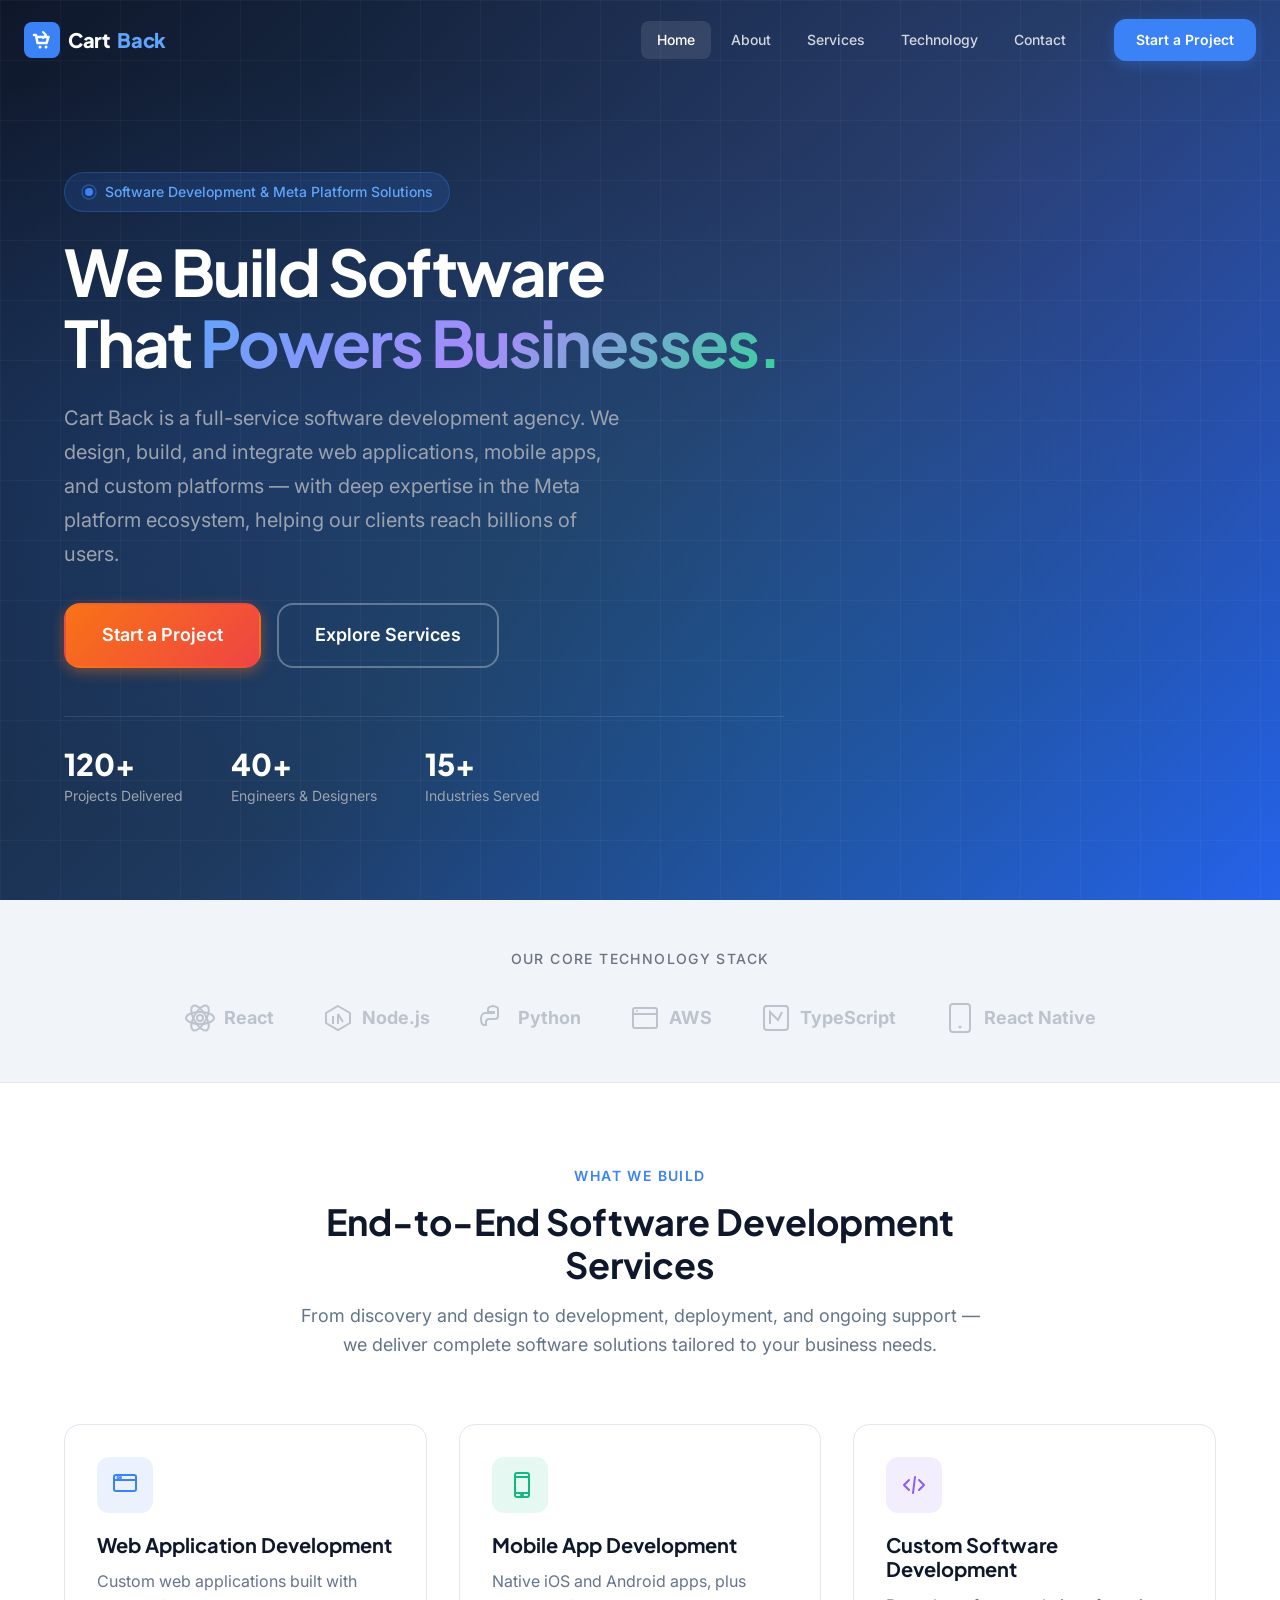
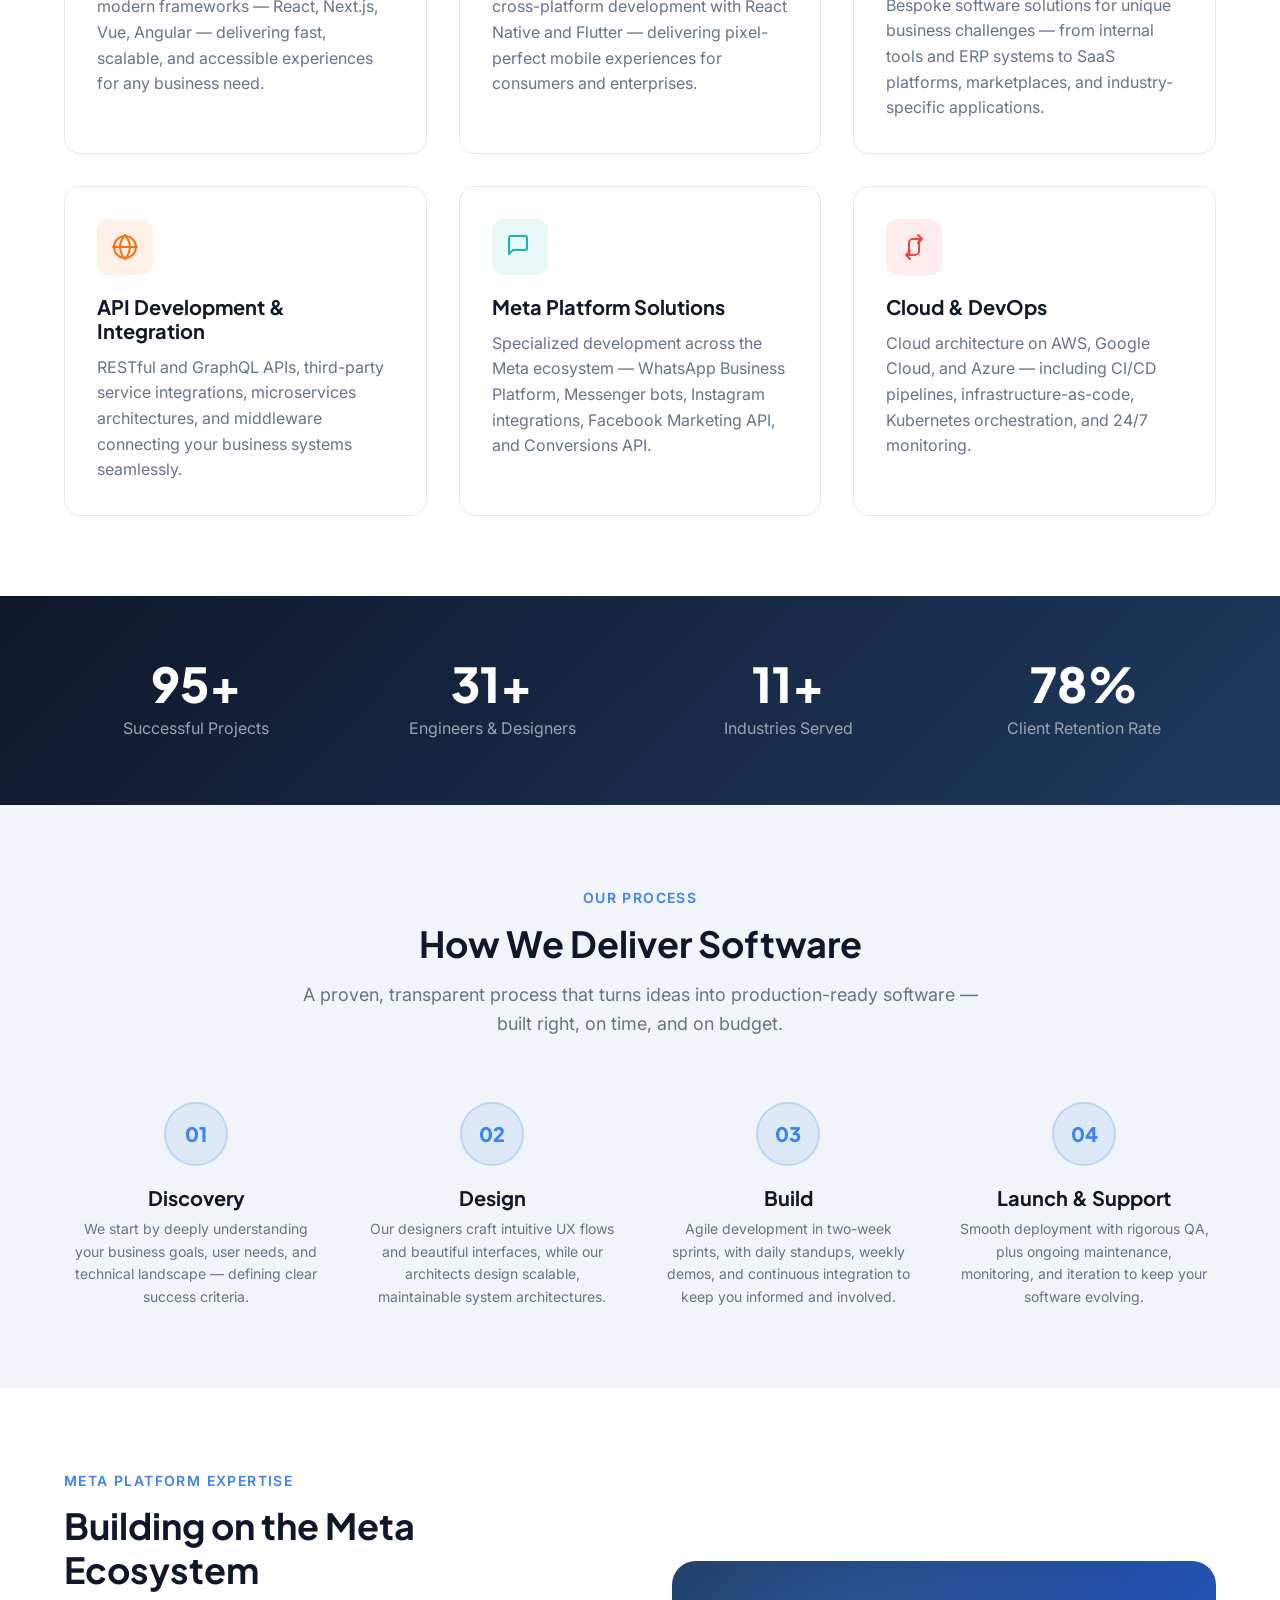
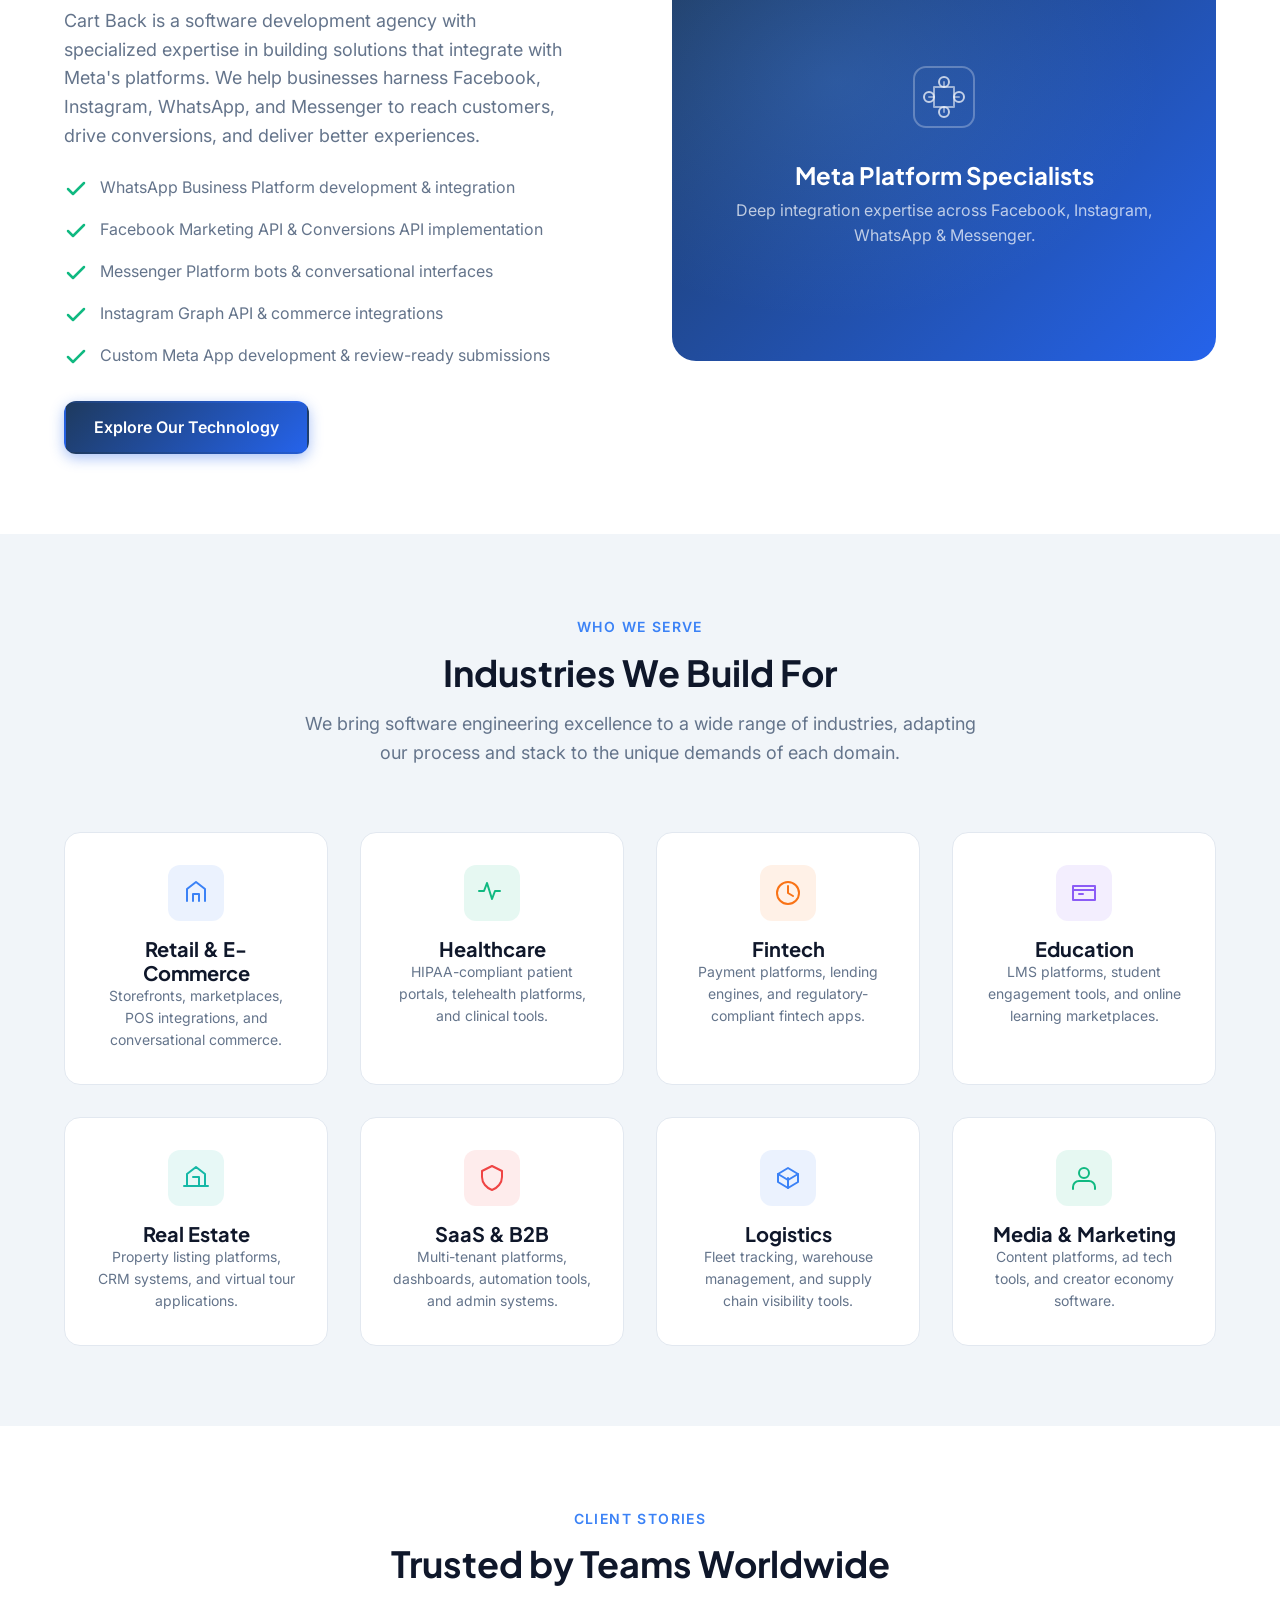
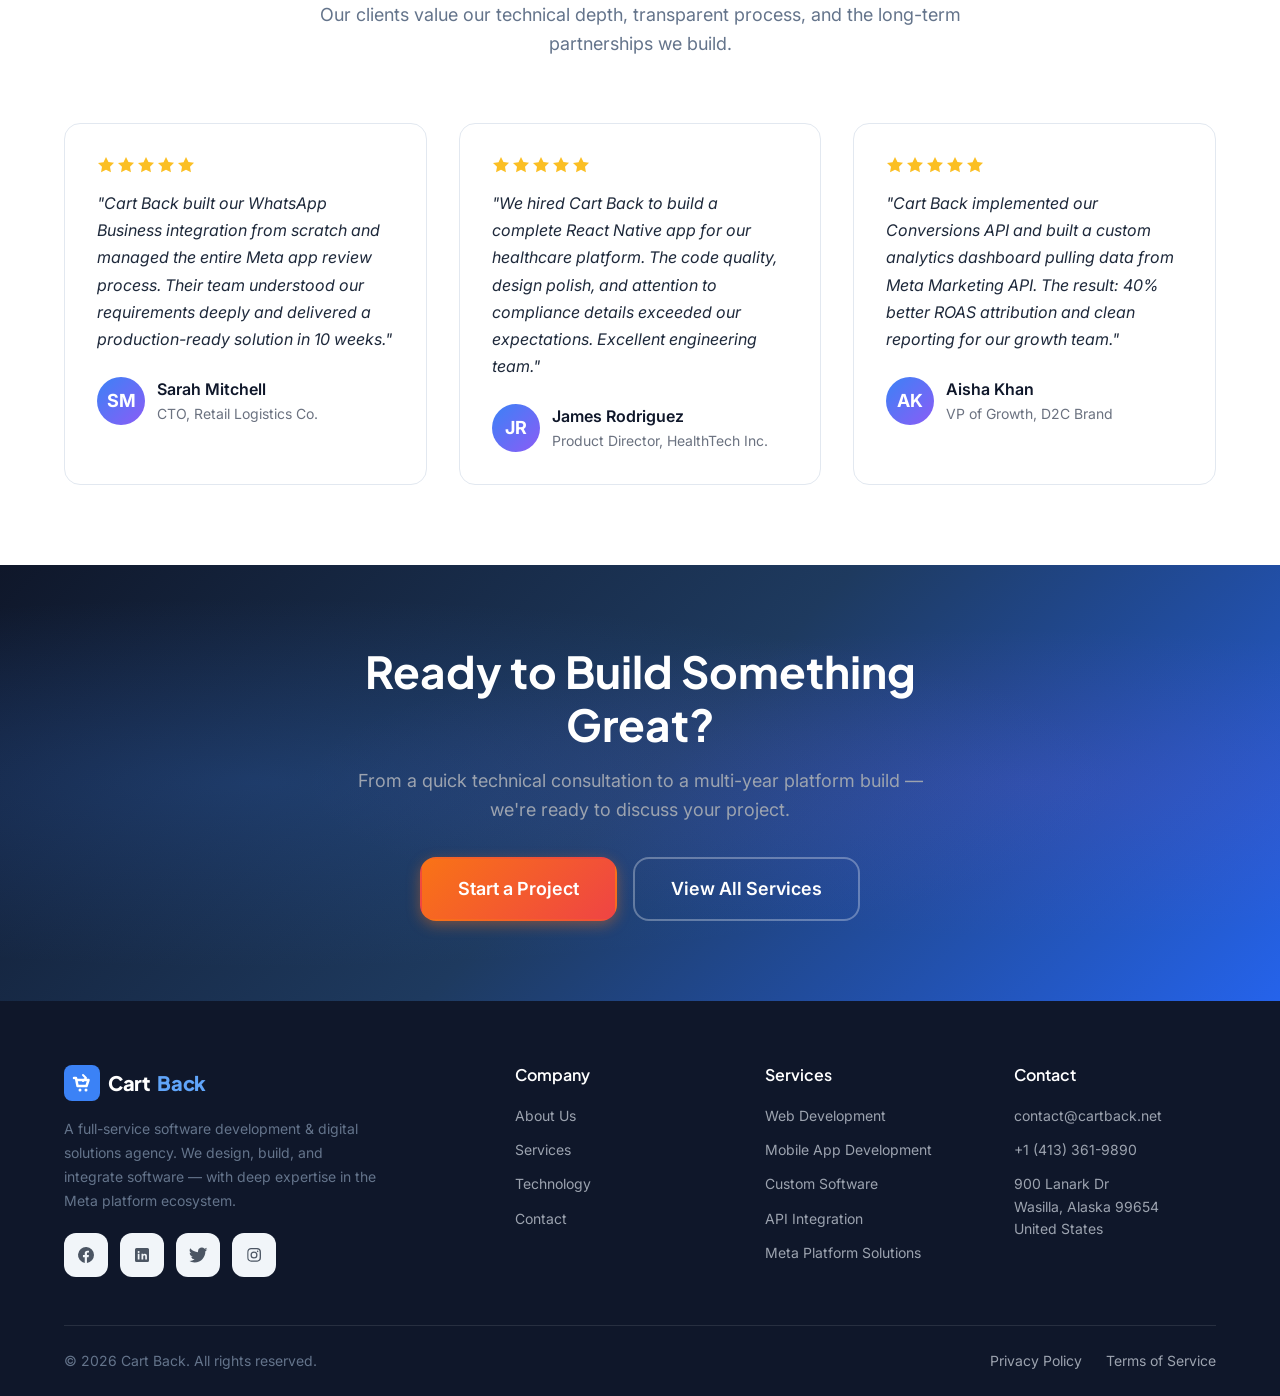
<file: index.html>
<!DOCTYPE html>
<html lang="en">
<head>
  <meta charset="UTF-8">
  <meta name="viewport" content="width=device-width, initial-scale=1.0">
  <meta name="description" content="Cart Back — A full-service software development and digital solutions agency. We design, build, and integrate web apps, mobile apps, and platform-grade software for businesses worldwide, with deep expertise in the Meta platform ecosystem.">
  <meta name="keywords" content="software development agency, web development, mobile app development, custom software, Meta platform integrations, WhatsApp Business API, Facebook Marketing API, API development, digital transformation">
  <meta name="author" content="Cart Back">

  <meta property="og:title" content="Cart Back — Software Development &amp; Digital Solutions Agency">
  <meta property="og:description" content="Full-service development agency building web apps, mobile apps, and custom software — with deep expertise in Meta platform integrations.">
  <meta property="og:type" content="website">
  <meta property="og:url" content="https://cartback.net/">
  <meta property="og:site_name" content="Cart Back">

  <meta name="twitter:card" content="summary_large_image">
  <meta name="twitter:title" content="Cart Back — Software Development &amp; Digital Solutions Agency">
  <meta name="twitter:description" content="We build web, mobile, and custom software with deep Meta platform expertise.">

  <title>Cart Back — Software Development &amp; Digital Solutions Agency</title>

  <link rel="preconnect" href="https://fonts.googleapis.com">
  <link rel="preconnect" href="https://fonts.gstatic.com" crossorigin>
  <link href="https://fonts.googleapis.com/css2?family=Inter:wght@400;500;600;700;800&family=Plus+Jakarta+Sans:wght@600;700;800&display=swap" rel="stylesheet">

  <link rel="stylesheet" href="css/style.css">

  <script type="application/ld+json">
  {
    "@context": "https://schema.org",
    "@type": "Organization",
    "name": "Cart Back",
    "legalName": "Cart Back",
    "url": "https://cartback.net",
    "description": "A full-service software development and digital solutions agency specializing in web applications, mobile apps, custom software, and Meta platform integrations.",
    "address": {
      "@type": "PostalAddress",
      "streetAddress": "900 Lanark Dr",
      "addressLocality": "Wasilla",
      "addressRegion": "AK",
      "postalCode": "99654",
      "addressCountry": "US"
    },
    "contactPoint": {
      "@type": "ContactPoint",
      "telephone": "+1-413-361-9890",
      "contactType": "customer service",
      "email": "contact@cartback.net",
      "areaServed": "Worldwide",
      "availableLanguage": "English"
    },
    "sameAs": [
      "https://www.facebook.com/cartback",
      "https://www.linkedin.com/company/cartback",
      "https://www.instagram.com/cartback"
    ]
  }
  </script>
</head>
<body>

  <!-- Header -->
  <header class="header" role="banner">
    <div class="header-inner">
      <a href="index.html" class="logo" aria-label="Cart Back Home">
        <svg viewBox="0 0 36 36" fill="none" xmlns="http://www.w3.org/2000/svg">
          <rect width="36" height="36" rx="8" fill="#3b82f6"/>
          <path d="M10 13h2l1.5 8h9l2-6H14" stroke="#fff" stroke-width="2.5" stroke-linecap="round" stroke-linejoin="round"/>
          <circle cx="16" cy="25" r="1.5" fill="#fff"/>
          <circle cx="22" cy="25" r="1.5" fill="#fff"/>
          <path d="M19 10l3 3-3 3" stroke="#fff" stroke-width="2" stroke-linecap="round" stroke-linejoin="round"/>
        </svg>
        Cart<span class="highlight">Back</span>
      </a>

      <nav class="nav" role="navigation" aria-label="Main navigation">
        <div class="nav-links">
          <a href="index.html" class="active">Home</a>
          <a href="about.html">About</a>
          <a href="services.html">Services</a>
          <a href="technology.html">Technology</a>
          <a href="contact.html">Contact</a>
        </div>
        <div class="nav-cta">
          <a href="contact.html" class="btn btn-accent btn-sm">Start a Project</a>
        </div>
      </nav>

      <button class="mobile-toggle" aria-label="Toggle menu" aria-expanded="false">
        <span></span><span></span><span></span>
      </button>
    </div>

    <div class="mobile-menu" role="navigation" aria-label="Mobile navigation">
      <a href="index.html">Home</a>
      <a href="about.html">About</a>
      <a href="services.html">Services</a>
      <a href="technology.html">Technology</a>
      <a href="contact.html">Contact</a>
      <a href="contact.html" class="btn btn-accent">Start a Project</a>
    </div>
  </header>

  <!-- Hero Section -->
  <section class="hero">
    <div class="hero-grid-bg"></div>
    <div class="container">
      <div class="hero-content">
        <div class="hero-badge">
          <svg viewBox="0 0 16 16" fill="none"><circle cx="8" cy="8" r="4" fill="#3b82f6"/><circle cx="8" cy="8" r="7" stroke="#3b82f6" stroke-width="1.5" opacity="0.4"/></svg>
          Software Development &amp; Meta Platform Solutions
        </div>
        <h1>We Build Software<br>That <span class="gradient-text">Powers Businesses.</span></h1>
        <p>Cart Back is a full-service software development agency. We design, build, and integrate web applications, mobile apps, and custom platforms — with deep expertise in the Meta platform ecosystem, helping our clients reach billions of users.</p>
        <div class="hero-buttons">
          <a href="contact.html" class="btn btn-cta btn-lg">Start a Project</a>
          <a href="services.html" class="btn btn-outline btn-lg">Explore Services</a>
        </div>
        <div class="hero-stats">
          <div class="hero-stat">
            <span class="number">120+</span>
            <span class="label">Projects Delivered</span>
          </div>
          <div class="hero-stat">
            <span class="number">40+</span>
            <span class="label">Engineers &amp; Designers</span>
          </div>
          <div class="hero-stat">
            <span class="number">15+</span>
            <span class="label">Industries Served</span>
          </div>
        </div>
      </div>
    </div>
  </section>

  <!-- Trust Bar -->
  <section class="trust-bar">
    <div class="container">
      <p>Our core technology stack</p>
      <div class="trust-logos">
        <div class="trust-logo">
          <svg viewBox="0 0 32 32" fill="currentColor"><circle cx="16" cy="16" r="3" fill="none" stroke="currentColor" stroke-width="2"/><ellipse cx="16" cy="16" rx="14" ry="6" fill="none" stroke="currentColor" stroke-width="2"/><ellipse cx="16" cy="16" rx="14" ry="6" fill="none" stroke="currentColor" stroke-width="2" transform="rotate(60 16 16)"/><ellipse cx="16" cy="16" rx="14" ry="6" fill="none" stroke="currentColor" stroke-width="2" transform="rotate(120 16 16)"/></svg>
          React
        </div>
        <div class="trust-logo">
          <svg viewBox="0 0 32 32" fill="currentColor"><path d="M16 4l12 7v10l-12 7-12-7V11z" fill="none" stroke="currentColor" stroke-width="2"/><path d="M11 14v8M16 12l5 8M16 12v10" stroke="currentColor" stroke-width="2"/></svg>
          Node.js
        </div>
        <div class="trust-logo">
          <svg viewBox="0 0 32 32" fill="currentColor"><path d="M16 4c-6 0-6 3-6 3v3h6v1H7s-4 0-4 6 3 6 3 6h2v-3s0-3 3-3h6s3 0 3-3V7s0-3-6-3z" fill="none" stroke="currentColor" stroke-width="2"/></svg>
          Python
        </div>
        <div class="trust-logo">
          <svg viewBox="0 0 32 32" fill="currentColor"><rect x="4" y="6" width="24" height="20" rx="2" fill="none" stroke="currentColor" stroke-width="2"/><path d="M4 12h24" stroke="currentColor" stroke-width="2"/><circle cx="8" cy="9" r="1" fill="currentColor"/></svg>
          AWS
        </div>
        <div class="trust-logo">
          <svg viewBox="0 0 32 32" fill="currentColor"><rect x="4" y="4" width="24" height="24" rx="3" fill="none" stroke="currentColor" stroke-width="2"/><path d="M10 22V10l8 8 4-8" stroke="currentColor" stroke-width="2" fill="none"/></svg>
          TypeScript
        </div>
        <div class="trust-logo">
          <svg viewBox="0 0 32 32" fill="currentColor"><rect x="6" y="2" width="20" height="28" rx="3" fill="none" stroke="currentColor" stroke-width="2"/><circle cx="16" cy="25" r="1.5" fill="currentColor"/></svg>
          React Native
        </div>
      </div>
    </div>
  </section>

  <!-- Services Overview -->
  <section class="section" id="services">
    <div class="container">
      <div class="section-header fade-in">
        <span class="label">What We Build</span>
        <h2>End-to-End Software Development Services</h2>
        <p>From discovery and design to development, deployment, and ongoing support — we deliver complete software solutions tailored to your business needs.</p>
      </div>
      <div class="grid grid-3">
        <div class="card fade-in">
          <div class="card-icon">
            <svg viewBox="0 0 28 28" fill="none" stroke="currentColor" stroke-width="2" stroke-linecap="round" stroke-linejoin="round"><rect x="3" y="4" width="22" height="16" rx="2"/><path d="M3 9h22"/><circle cx="7" cy="6.5" r="0.5" fill="currentColor"/><circle cx="9.5" cy="6.5" r="0.5" fill="currentColor"/></svg>
          </div>
          <h3>Web Application Development</h3>
          <p>Custom web applications built with modern frameworks — React, Next.js, Vue, Angular — delivering fast, scalable, and accessible experiences for any business need.</p>
        </div>
        <div class="card fade-in">
          <div class="card-icon green">
            <svg viewBox="0 0 28 28" fill="none" stroke="currentColor" stroke-width="2" stroke-linecap="round" stroke-linejoin="round"><rect x="9" y="2" width="14" height="24" rx="2"/><path d="M9 6h14M9 22h14"/><circle cx="16" cy="24" r="1" fill="currentColor"/></svg>
          </div>
          <h3>Mobile App Development</h3>
          <p>Native iOS and Android apps, plus cross-platform development with React Native and Flutter — delivering pixel-perfect mobile experiences for consumers and enterprises.</p>
        </div>
        <div class="card fade-in">
          <div class="card-icon purple">
            <svg viewBox="0 0 28 28" fill="none" stroke="currentColor" stroke-width="2" stroke-linecap="round" stroke-linejoin="round"><path d="M9 9l-5 5 5 5M19 9l5 5-5 5M15 6l-2 16"/></svg>
          </div>
          <h3>Custom Software Development</h3>
          <p>Bespoke software solutions for unique business challenges — from internal tools and ERP systems to SaaS platforms, marketplaces, and industry-specific applications.</p>
        </div>
        <div class="card fade-in">
          <div class="card-icon orange">
            <svg viewBox="0 0 28 28" fill="none" stroke="currentColor" stroke-width="2" stroke-linecap="round" stroke-linejoin="round"><circle cx="14" cy="14" r="11"/><path d="M2 14h24M14 2c3 3.5 5 7.5 5 12s-2 8.5-5 12c-3-3.5-5-7.5-5-12s2-8.5 5-12z"/></svg>
          </div>
          <h3>API Development &amp; Integration</h3>
          <p>RESTful and GraphQL APIs, third-party service integrations, microservices architectures, and middleware connecting your business systems seamlessly.</p>
        </div>
        <div class="card fade-in">
          <div class="card-icon teal">
            <svg viewBox="0 0 28 28" fill="none" stroke="currentColor" stroke-width="2" stroke-linecap="round" stroke-linejoin="round"><path d="M21 15a2 2 0 01-2 2H7l-4 4V5a2 2 0 012-2h14a2 2 0 012 2z"/></svg>
          </div>
          <h3>Meta Platform Solutions</h3>
          <p>Specialized development across the Meta ecosystem — WhatsApp Business Platform, Messenger bots, Instagram integrations, Facebook Marketing API, and Conversions API.</p>
        </div>
        <div class="card fade-in">
          <div class="card-icon red">
            <svg viewBox="0 0 28 28" fill="none" stroke="currentColor" stroke-width="2" stroke-linecap="round" stroke-linejoin="round"><path d="M18 10l4-4-4-4M22 6h-9a4 4 0 00-4 4v12"/><path d="M10 18l-4 4 4 4M6 22h9a4 4 0 004-4V6"/></svg>
          </div>
          <h3>Cloud &amp; DevOps</h3>
          <p>Cloud architecture on AWS, Google Cloud, and Azure — including CI/CD pipelines, infrastructure-as-code, Kubernetes orchestration, and 24/7 monitoring.</p>
        </div>
      </div>
    </div>
  </section>

  <!-- Stats Section -->
  <section class="stats-section">
    <div class="container">
      <div class="stats-grid">
        <div class="stat-item fade-in">
          <span class="stat-number" data-count="120" data-suffix="+">0</span>
          <span class="stat-label">Successful Projects</span>
        </div>
        <div class="stat-item fade-in">
          <span class="stat-number" data-count="40" data-suffix="+">0</span>
          <span class="stat-label">Engineers &amp; Designers</span>
        </div>
        <div class="stat-item fade-in">
          <span class="stat-number" data-count="15" data-suffix="+">0</span>
          <span class="stat-label">Industries Served</span>
        </div>
        <div class="stat-item fade-in">
          <span class="stat-number" data-count="98" data-suffix="%">0</span>
          <span class="stat-label">Client Retention Rate</span>
        </div>
      </div>
    </div>
  </section>

  <!-- How We Work -->
  <section class="section section-alt" id="how-we-work">
    <div class="container">
      <div class="section-header fade-in">
        <span class="label">Our Process</span>
        <h2>How We Deliver Software</h2>
        <p>A proven, transparent process that turns ideas into production-ready software — built right, on time, and on budget.</p>
      </div>
      <div class="process-steps">
        <div class="process-step fade-in">
          <h4>Discovery</h4>
          <p>We start by deeply understanding your business goals, user needs, and technical landscape — defining clear success criteria.</p>
        </div>
        <div class="process-step fade-in">
          <h4>Design</h4>
          <p>Our designers craft intuitive UX flows and beautiful interfaces, while our architects design scalable, maintainable system architectures.</p>
        </div>
        <div class="process-step fade-in">
          <h4>Build</h4>
          <p>Agile development in two-week sprints, with daily standups, weekly demos, and continuous integration to keep you informed and involved.</p>
        </div>
        <div class="process-step fade-in">
          <h4>Launch &amp; Support</h4>
          <p>Smooth deployment with rigorous QA, plus ongoing maintenance, monitoring, and iteration to keep your software evolving.</p>
        </div>
      </div>
    </div>
  </section>

  <!-- Feature Section: Meta Platform Expertise -->
  <section class="section">
    <div class="container">
      <div class="feature-grid">
        <div class="feature-content fade-in-left">
          <span class="label">Meta Platform Expertise</span>
          <h2>Building on the Meta Ecosystem</h2>
          <p>Cart Back is a software development agency with specialized expertise in building solutions that integrate with Meta's platforms. We help businesses harness Facebook, Instagram, WhatsApp, and Messenger to reach customers, drive conversions, and deliver better experiences.</p>
          <div class="feature-list">
            <div class="feature-list-item">
              <svg viewBox="0 0 24 24" fill="none" stroke="currentColor" stroke-width="2.5" stroke-linecap="round" stroke-linejoin="round"><path d="M20 6L9 17l-5-5"/></svg>
              <span>WhatsApp Business Platform development &amp; integration</span>
            </div>
            <div class="feature-list-item">
              <svg viewBox="0 0 24 24" fill="none" stroke="currentColor" stroke-width="2.5" stroke-linecap="round" stroke-linejoin="round"><path d="M20 6L9 17l-5-5"/></svg>
              <span>Facebook Marketing API &amp; Conversions API implementation</span>
            </div>
            <div class="feature-list-item">
              <svg viewBox="0 0 24 24" fill="none" stroke="currentColor" stroke-width="2.5" stroke-linecap="round" stroke-linejoin="round"><path d="M20 6L9 17l-5-5"/></svg>
              <span>Messenger Platform bots &amp; conversational interfaces</span>
            </div>
            <div class="feature-list-item">
              <svg viewBox="0 0 24 24" fill="none" stroke="currentColor" stroke-width="2.5" stroke-linecap="round" stroke-linejoin="round"><path d="M20 6L9 17l-5-5"/></svg>
              <span>Instagram Graph API &amp; commerce integrations</span>
            </div>
            <div class="feature-list-item">
              <svg viewBox="0 0 24 24" fill="none" stroke="currentColor" stroke-width="2.5" stroke-linecap="round" stroke-linejoin="round"><path d="M20 6L9 17l-5-5"/></svg>
              <span>Custom Meta App development &amp; review-ready submissions</span>
            </div>
          </div>
          <a href="technology.html" class="btn btn-primary mt-8">Explore Our Technology</a>
        </div>
        <div class="feature-image fade-in-right">
          <div class="feature-image-content">
            <svg viewBox="0 0 80 80" fill="none" stroke="currentColor" stroke-width="2" stroke-linecap="round" stroke-linejoin="round">
              <rect x="10" y="10" width="60" height="60" rx="12" stroke="rgba(255,255,255,0.3)"/>
              <path d="M30 30h20v20H30z" stroke="rgba(255,255,255,0.6)" stroke-width="2"/>
              <circle cx="40" cy="25" r="5" stroke="rgba(255,255,255,0.8)"/>
              <circle cx="55" cy="40" r="5" stroke="rgba(255,255,255,0.8)"/>
              <circle cx="40" cy="55" r="5" stroke="rgba(255,255,255,0.8)"/>
              <circle cx="25" cy="40" r="5" stroke="rgba(255,255,255,0.8)"/>
              <line x1="40" y1="30" x2="40" y2="25" stroke="rgba(255,255,255,0.5)"/>
              <line x1="50" y1="40" x2="55" y2="40" stroke="rgba(255,255,255,0.5)"/>
              <line x1="40" y1="50" x2="40" y2="55" stroke="rgba(255,255,255,0.5)"/>
              <line x1="30" y1="40" x2="25" y2="40" stroke="rgba(255,255,255,0.5)"/>
            </svg>
            <h3>Meta Platform Specialists</h3>
            <p>Deep integration expertise across Facebook, Instagram, WhatsApp &amp; Messenger.</p>
          </div>
        </div>
      </div>
    </div>
  </section>

  <!-- Industries -->
  <section class="section section-alt" id="industries">
    <div class="container">
      <div class="section-header fade-in">
        <span class="label">Who We Serve</span>
        <h2>Industries We Build For</h2>
        <p>We bring software engineering excellence to a wide range of industries, adapting our process and stack to the unique demands of each domain.</p>
      </div>
      <div class="grid grid-4">
        <div class="card fade-in" style="text-align:center;">
          <div class="card-icon" style="margin: 0 auto var(--space-4);">
            <svg viewBox="0 0 28 28" fill="none" stroke="currentColor" stroke-width="2" stroke-linecap="round" stroke-linejoin="round"><path d="M5 22V10l9-7 9 7v12"/><path d="M11 22v-7h6v7"/></svg>
          </div>
          <h4>Retail &amp; E-Commerce</h4>
          <p style="font-size: var(--text-sm);">Storefronts, marketplaces, POS integrations, and conversational commerce.</p>
        </div>
        <div class="card fade-in" style="text-align:center;">
          <div class="card-icon green" style="margin: 0 auto var(--space-4);">
            <svg viewBox="0 0 28 28" fill="none" stroke="currentColor" stroke-width="2" stroke-linecap="round" stroke-linejoin="round"><path d="M22 12h-5l-3 8-5-16-3 8H1"/></svg>
          </div>
          <h4>Healthcare</h4>
          <p style="font-size: var(--text-sm);">HIPAA-compliant patient portals, telehealth platforms, and clinical tools.</p>
        </div>
        <div class="card fade-in" style="text-align:center;">
          <div class="card-icon orange" style="margin: 0 auto var(--space-4);">
            <svg viewBox="0 0 28 28" fill="none" stroke="currentColor" stroke-width="2" stroke-linecap="round" stroke-linejoin="round"><circle cx="14" cy="14" r="11"/><path d="M14 7v7l5 3"/></svg>
          </div>
          <h4>Fintech</h4>
          <p style="font-size: var(--text-sm);">Payment platforms, lending engines, and regulatory-compliant fintech apps.</p>
        </div>
        <div class="card fade-in" style="text-align:center;">
          <div class="card-icon purple" style="margin: 0 auto var(--space-4);">
            <svg viewBox="0 0 28 28" fill="none" stroke="currentColor" stroke-width="2" stroke-linecap="round" stroke-linejoin="round"><path d="M3 7h22v14H3z"/><path d="M3 11h22M9 15h4"/></svg>
          </div>
          <h4>Education</h4>
          <p style="font-size: var(--text-sm);">LMS platforms, student engagement tools, and online learning marketplaces.</p>
        </div>
        <div class="card fade-in" style="text-align:center;">
          <div class="card-icon teal" style="margin: 0 auto var(--space-4);">
            <svg viewBox="0 0 28 28" fill="none" stroke="currentColor" stroke-width="2" stroke-linecap="round" stroke-linejoin="round"><path d="M2 22h24M5 22V10l9-7 9 7v12M11 13h6v9"/></svg>
          </div>
          <h4>Real Estate</h4>
          <p style="font-size: var(--text-sm);">Property listing platforms, CRM systems, and virtual tour applications.</p>
        </div>
        <div class="card fade-in" style="text-align:center;">
          <div class="card-icon red" style="margin: 0 auto var(--space-4);">
            <svg viewBox="0 0 28 28" fill="none" stroke="currentColor" stroke-width="2" stroke-linecap="round" stroke-linejoin="round"><path d="M14 2L4 7v6c0 6 4.5 11 10 13 5.5-2 10-7 10-13V7l-10-5z"/></svg>
          </div>
          <h4>SaaS &amp; B2B</h4>
          <p style="font-size: var(--text-sm);">Multi-tenant platforms, dashboards, automation tools, and admin systems.</p>
        </div>
        <div class="card fade-in" style="text-align:center;">
          <div class="card-icon" style="margin: 0 auto var(--space-4);">
            <svg viewBox="0 0 28 28" fill="none" stroke="currentColor" stroke-width="2" stroke-linecap="round" stroke-linejoin="round"><path d="M14 4l10 6v8l-10 6-10-6V10z"/><path d="M14 14v10M4 10l10 6 10-6"/></svg>
          </div>
          <h4>Logistics</h4>
          <p style="font-size: var(--text-sm);">Fleet tracking, warehouse management, and supply chain visibility tools.</p>
        </div>
        <div class="card fade-in" style="text-align:center;">
          <div class="card-icon green" style="margin: 0 auto var(--space-4);">
            <svg viewBox="0 0 28 28" fill="none" stroke="currentColor" stroke-width="2" stroke-linecap="round" stroke-linejoin="round"><circle cx="14" cy="9" r="5"/><path d="M3 25v-2a6 6 0 016-6h10a6 6 0 016 6v2"/></svg>
          </div>
          <h4>Media &amp; Marketing</h4>
          <p style="font-size: var(--text-sm);">Content platforms, ad tech tools, and creator economy software.</p>
        </div>
      </div>
    </div>
  </section>

  <!-- Testimonials -->
  <section class="section" id="testimonials">
    <div class="container">
      <div class="section-header fade-in">
        <span class="label">Client Stories</span>
        <h2>Trusted by Teams Worldwide</h2>
        <p>Our clients value our technical depth, transparent process, and the long-term partnerships we build.</p>
      </div>
      <div class="testimonials-grid">
        <div class="testimonial-card fade-in">
          <div class="testimonial-stars">
            <svg viewBox="0 0 18 18"><path d="M9 1l2.47 5.01L17 6.76l-4 3.9.94 5.5L9 13.77l-4.94 2.6.94-5.51-4-3.9 5.53-.75z"/></svg>
            <svg viewBox="0 0 18 18"><path d="M9 1l2.47 5.01L17 6.76l-4 3.9.94 5.5L9 13.77l-4.94 2.6.94-5.51-4-3.9 5.53-.75z"/></svg>
            <svg viewBox="0 0 18 18"><path d="M9 1l2.47 5.01L17 6.76l-4 3.9.94 5.5L9 13.77l-4.94 2.6.94-5.51-4-3.9 5.53-.75z"/></svg>
            <svg viewBox="0 0 18 18"><path d="M9 1l2.47 5.01L17 6.76l-4 3.9.94 5.5L9 13.77l-4.94 2.6.94-5.51-4-3.9 5.53-.75z"/></svg>
            <svg viewBox="0 0 18 18"><path d="M9 1l2.47 5.01L17 6.76l-4 3.9.94 5.5L9 13.77l-4.94 2.6.94-5.51-4-3.9 5.53-.75z"/></svg>
          </div>
          <p class="testimonial-text">"Cart Back built our WhatsApp Business integration from scratch and managed the entire Meta app review process. Their team understood our requirements deeply and delivered a production-ready solution in 10 weeks."</p>
          <div class="testimonial-author">
            <div class="testimonial-avatar">SM</div>
            <div class="testimonial-info">
              <div class="name">Sarah Mitchell</div>
              <div class="role">CTO, Retail Logistics Co.</div>
            </div>
          </div>
        </div>
        <div class="testimonial-card fade-in">
          <div class="testimonial-stars">
            <svg viewBox="0 0 18 18"><path d="M9 1l2.47 5.01L17 6.76l-4 3.9.94 5.5L9 13.77l-4.94 2.6.94-5.51-4-3.9 5.53-.75z"/></svg>
            <svg viewBox="0 0 18 18"><path d="M9 1l2.47 5.01L17 6.76l-4 3.9.94 5.5L9 13.77l-4.94 2.6.94-5.51-4-3.9 5.53-.75z"/></svg>
            <svg viewBox="0 0 18 18"><path d="M9 1l2.47 5.01L17 6.76l-4 3.9.94 5.5L9 13.77l-4.94 2.6.94-5.51-4-3.9 5.53-.75z"/></svg>
            <svg viewBox="0 0 18 18"><path d="M9 1l2.47 5.01L17 6.76l-4 3.9.94 5.5L9 13.77l-4.94 2.6.94-5.51-4-3.9 5.53-.75z"/></svg>
            <svg viewBox="0 0 18 18"><path d="M9 1l2.47 5.01L17 6.76l-4 3.9.94 5.5L9 13.77l-4.94 2.6.94-5.51-4-3.9 5.53-.75z"/></svg>
          </div>
          <p class="testimonial-text">"We hired Cart Back to build a complete React Native app for our healthcare platform. The code quality, design polish, and attention to compliance details exceeded our expectations. Excellent engineering team."</p>
          <div class="testimonial-author">
            <div class="testimonial-avatar">JR</div>
            <div class="testimonial-info">
              <div class="name">James Rodriguez</div>
              <div class="role">Product Director, HealthTech Inc.</div>
            </div>
          </div>
        </div>
        <div class="testimonial-card fade-in">
          <div class="testimonial-stars">
            <svg viewBox="0 0 18 18"><path d="M9 1l2.47 5.01L17 6.76l-4 3.9.94 5.5L9 13.77l-4.94 2.6.94-5.51-4-3.9 5.53-.75z"/></svg>
            <svg viewBox="0 0 18 18"><path d="M9 1l2.47 5.01L17 6.76l-4 3.9.94 5.5L9 13.77l-4.94 2.6.94-5.51-4-3.9 5.53-.75z"/></svg>
            <svg viewBox="0 0 18 18"><path d="M9 1l2.47 5.01L17 6.76l-4 3.9.94 5.5L9 13.77l-4.94 2.6.94-5.51-4-3.9 5.53-.75z"/></svg>
            <svg viewBox="0 0 18 18"><path d="M9 1l2.47 5.01L17 6.76l-4 3.9.94 5.5L9 13.77l-4.94 2.6.94-5.51-4-3.9 5.53-.75z"/></svg>
            <svg viewBox="0 0 18 18"><path d="M9 1l2.47 5.01L17 6.76l-4 3.9.94 5.5L9 13.77l-4.94 2.6.94-5.51-4-3.9 5.53-.75z"/></svg>
          </div>
          <p class="testimonial-text">"Cart Back implemented our Conversions API and built a custom analytics dashboard pulling data from Meta Marketing API. The result: 40% better ROAS attribution and clean reporting for our growth team."</p>
          <div class="testimonial-author">
            <div class="testimonial-avatar">AK</div>
            <div class="testimonial-info">
              <div class="name">Aisha Khan</div>
              <div class="role">VP of Growth, D2C Brand</div>
            </div>
          </div>
        </div>
      </div>
    </div>
  </section>

  <!-- CTA Section -->
  <section class="cta-section">
    <div class="container">
      <div class="cta-content fade-in">
        <h2>Ready to Build Something Great?</h2>
        <p>From a quick technical consultation to a multi-year platform build — we're ready to discuss your project.</p>
        <div class="cta-buttons">
          <a href="contact.html" class="btn btn-cta btn-lg">Start a Project</a>
          <a href="services.html" class="btn btn-outline btn-lg">View All Services</a>
        </div>
      </div>
    </div>
  </section>

  <!-- Footer -->
  <footer class="footer" role="contentinfo">
    <div class="container">
      <div class="footer-grid">
        <div class="footer-brand">
          <a href="index.html" class="logo">
            <svg viewBox="0 0 36 36" fill="none" xmlns="http://www.w3.org/2000/svg">
              <rect width="36" height="36" rx="8" fill="#3b82f6"/>
              <path d="M10 13h2l1.5 8h9l2-6H14" stroke="#fff" stroke-width="2.5" stroke-linecap="round" stroke-linejoin="round"/>
              <circle cx="16" cy="25" r="1.5" fill="#fff"/>
              <circle cx="22" cy="25" r="1.5" fill="#fff"/>
              <path d="M19 10l3 3-3 3" stroke="#fff" stroke-width="2" stroke-linecap="round" stroke-linejoin="round"/>
            </svg>
            Cart<span class="highlight">Back</span>
          </a>
          <p>A full-service software development &amp; digital solutions agency. We design, build, and integrate software — with deep expertise in the Meta platform ecosystem.</p>
          <div class="social-links">
            <a href="#" class="social-link" aria-label="Facebook"><svg viewBox="0 0 20 20" fill="currentColor"><path d="M18 10a8 8 0 10-9.25 7.9v-5.59H6.96V10h1.79V8.41c0-1.77 1.05-2.74 2.66-2.74.77 0 1.58.14 1.58.14v1.74h-.89c-.88 0-1.15.54-1.15 1.1V10h1.96l-.31 2.31h-1.65v5.59A8 8 0 0018 10z"/></svg></a>
            <a href="#" class="social-link" aria-label="LinkedIn"><svg viewBox="0 0 20 20" fill="currentColor"><path d="M15.5 3h-11A1.5 1.5 0 003 4.5v11A1.5 1.5 0 004.5 17h11a1.5 1.5 0 001.5-1.5v-11A1.5 1.5 0 0015.5 3zM7.5 14.5H5.75V8.75H7.5v5.75zM6.625 7.875a1 1 0 110-2 1 1 0 010 2zm8.375 6.625H13.25v-2.8c0-.67-.013-1.53-.938-1.53-.938 0-1.08.73-1.08 1.48v2.85H9.5V8.75h1.67v.79h.023c.233-.44.8-.9 1.645-.9 1.76 0 2.085 1.16 2.085 2.66v3.2z"/></svg></a>
            <a href="#" class="social-link" aria-label="Twitter"><svg viewBox="0 0 20 20" fill="currentColor"><path d="M17.316 6.246c.008.162.008.326.008.488 0 4.99-3.797 10.742-10.742 10.742A10.68 10.68 0 011 15.837a7.82 7.82 0 00.912.047 7.57 7.57 0 004.69-1.615 3.784 3.784 0 01-3.532-2.622 4.77 4.77 0 00.713.058 3.99 3.99 0 00.994-.129A3.78 3.78 0 011.74 7.86v-.047a3.8 3.8 0 001.71.476A3.784 3.784 0 012.28 3.24a10.733 10.733 0 007.789 3.95 4.264 4.264 0 01-.098-.866 3.78 3.78 0 016.54-2.584 7.44 7.44 0 002.396-.916 3.77 3.77 0 01-1.662 2.088 7.57 7.57 0 002.17-.586 8.12 8.12 0 01-1.888 1.953z"/></svg></a>
            <a href="#" class="social-link" aria-label="Instagram"><svg viewBox="0 0 20 20" fill="currentColor"><path d="M10 6.5a3.5 3.5 0 100 7 3.5 3.5 0 000-7zm0 5.77A2.27 2.27 0 1112.27 10 2.27 2.27 0 0110 12.27zm4.45-5.91a.82.82 0 11-.82-.82.82.82 0 01.82.82zM16.94 7a4.07 4.07 0 00-1.04-2.9A4.1 4.1 0 0013 3.06c-1.14-.065-4.56-.065-5.7 0A4.09 4.09 0 004.4 4.1 4.09 4.09 0 003.36 7c-.065 1.14-.065 4.56 0 5.7a4.07 4.07 0 001.04 2.9 4.11 4.11 0 002.9 1.04c1.14.065 4.56.065 5.7 0a4.07 4.07 0 002.9-1.04A4.1 4.1 0 0016.94 12.7c.065-1.14.065-4.56 0-5.7zM15.36 13.93a2.31 2.31 0 01-1.3 1.3c-.9.36-3.04.27-4.04.27s-3.14.08-4.04-.27a2.31 2.31 0 01-1.3-1.3c-.36-.9-.27-3.04-.27-4.04s-.08-3.14.27-4.04a2.31 2.31 0 011.3-1.3c.9-.36 3.04-.27 4.04-.27s3.14-.08 4.04.27a2.31 2.31 0 011.3 1.3c.36.9.27 3.04.27 4.04s.09 3.14-.27 4.04z"/></svg></a>
          </div>
        </div>
        <div class="footer-column">
          <h4>Company</h4>
          <div class="footer-links">
            <a href="about.html">About Us</a>
            <a href="services.html">Services</a>
            <a href="technology.html">Technology</a>
            <a href="contact.html">Contact</a>
          </div>
        </div>
        <div class="footer-column">
          <h4>Services</h4>
          <div class="footer-links">
            <a href="services.html">Web Development</a>
            <a href="services.html">Mobile App Development</a>
            <a href="services.html">Custom Software</a>
            <a href="services.html">API Integration</a>
            <a href="services.html">Meta Platform Solutions</a>
          </div>
        </div>
        <div class="footer-column">
          <h4>Contact</h4>
          <div class="footer-links">
            <a href="mailto:contact@cartback.net">contact@cartback.net</a>
            <a href="tel:+14133619890">+1 (413) 361-9890</a>
            <a>900 Lanark Dr<br>Wasilla, Alaska 99654<br>United States</a>
          </div>
        </div>
      </div>
      <div class="footer-bottom">
        <p>&copy; 2026 Cart Back. All rights reserved.</p>
        <div class="footer-legal">
          <a href="privacy-policy.html">Privacy Policy</a>
          <a href="terms-of-service.html">Terms of Service</a>
        </div>
      </div>
    </div>
  </footer>

  <script src="js/main.js"></script>
</body>
</html>
</file>
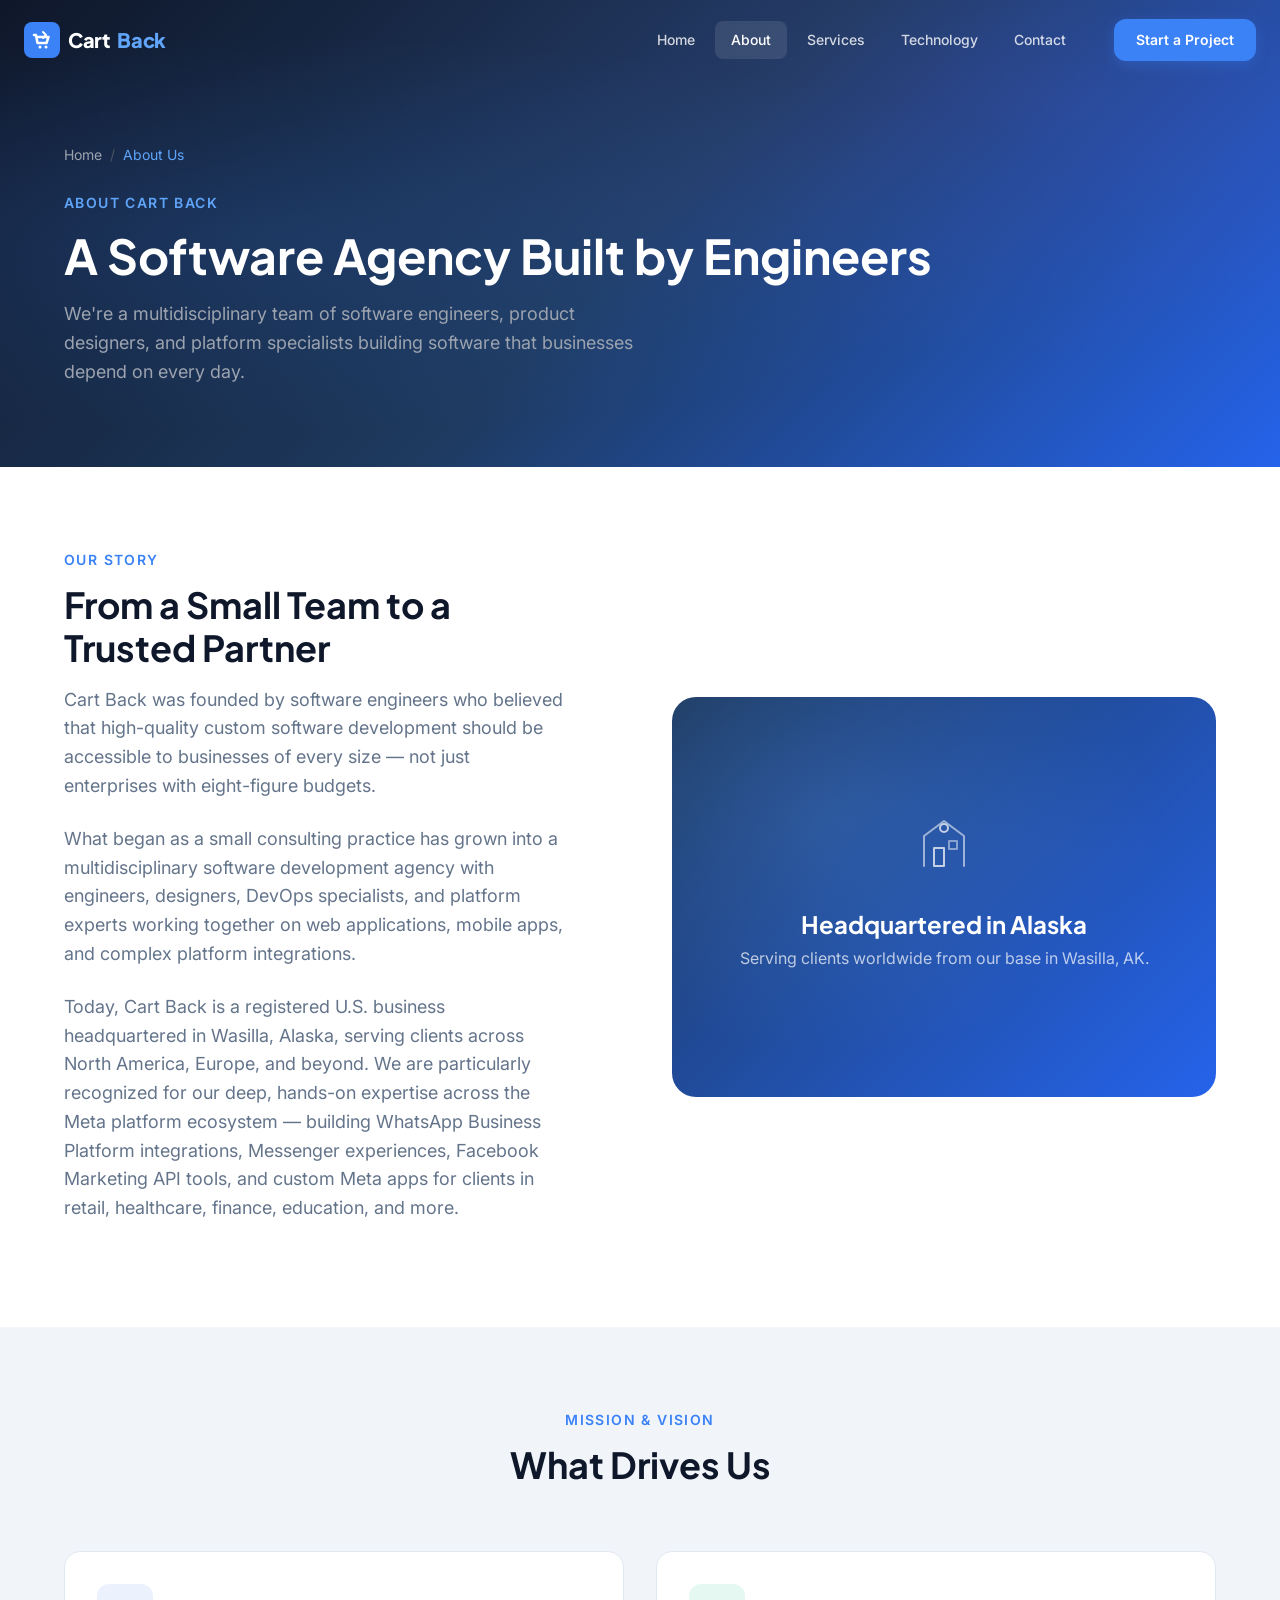
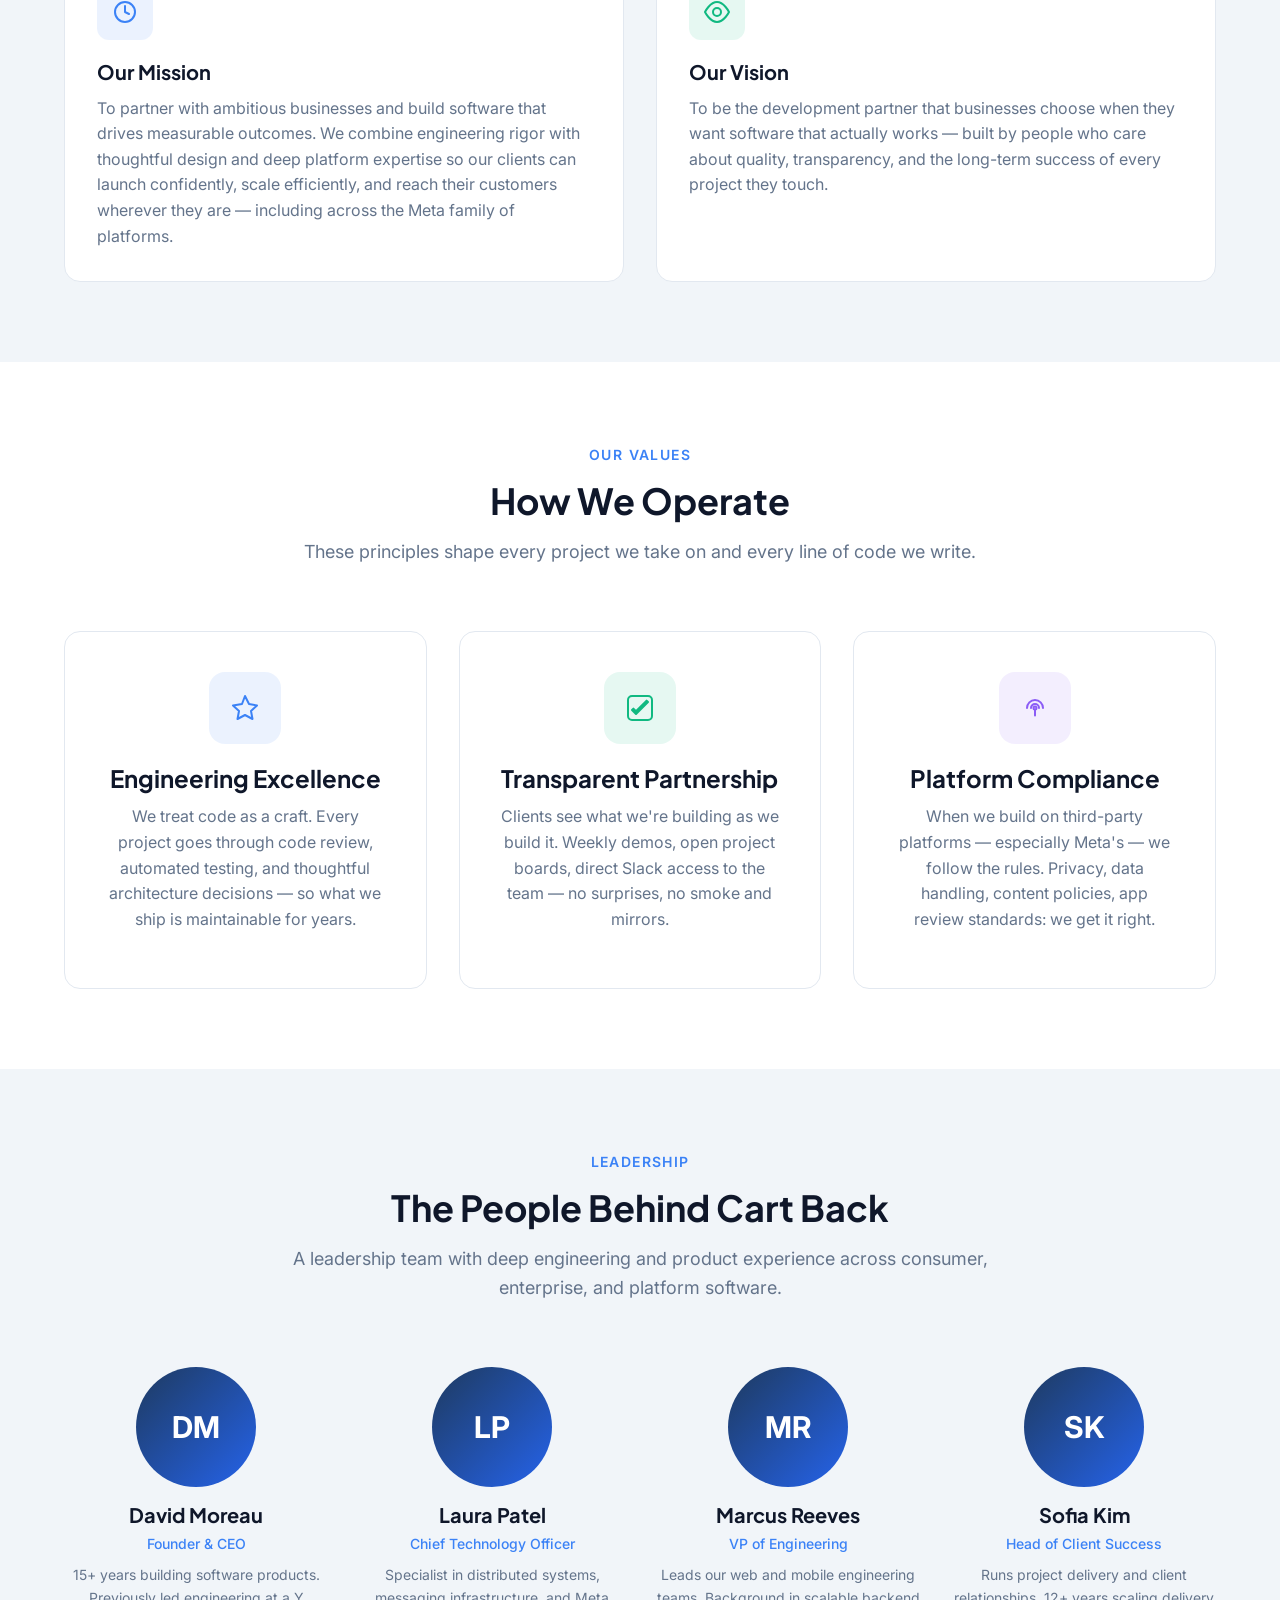
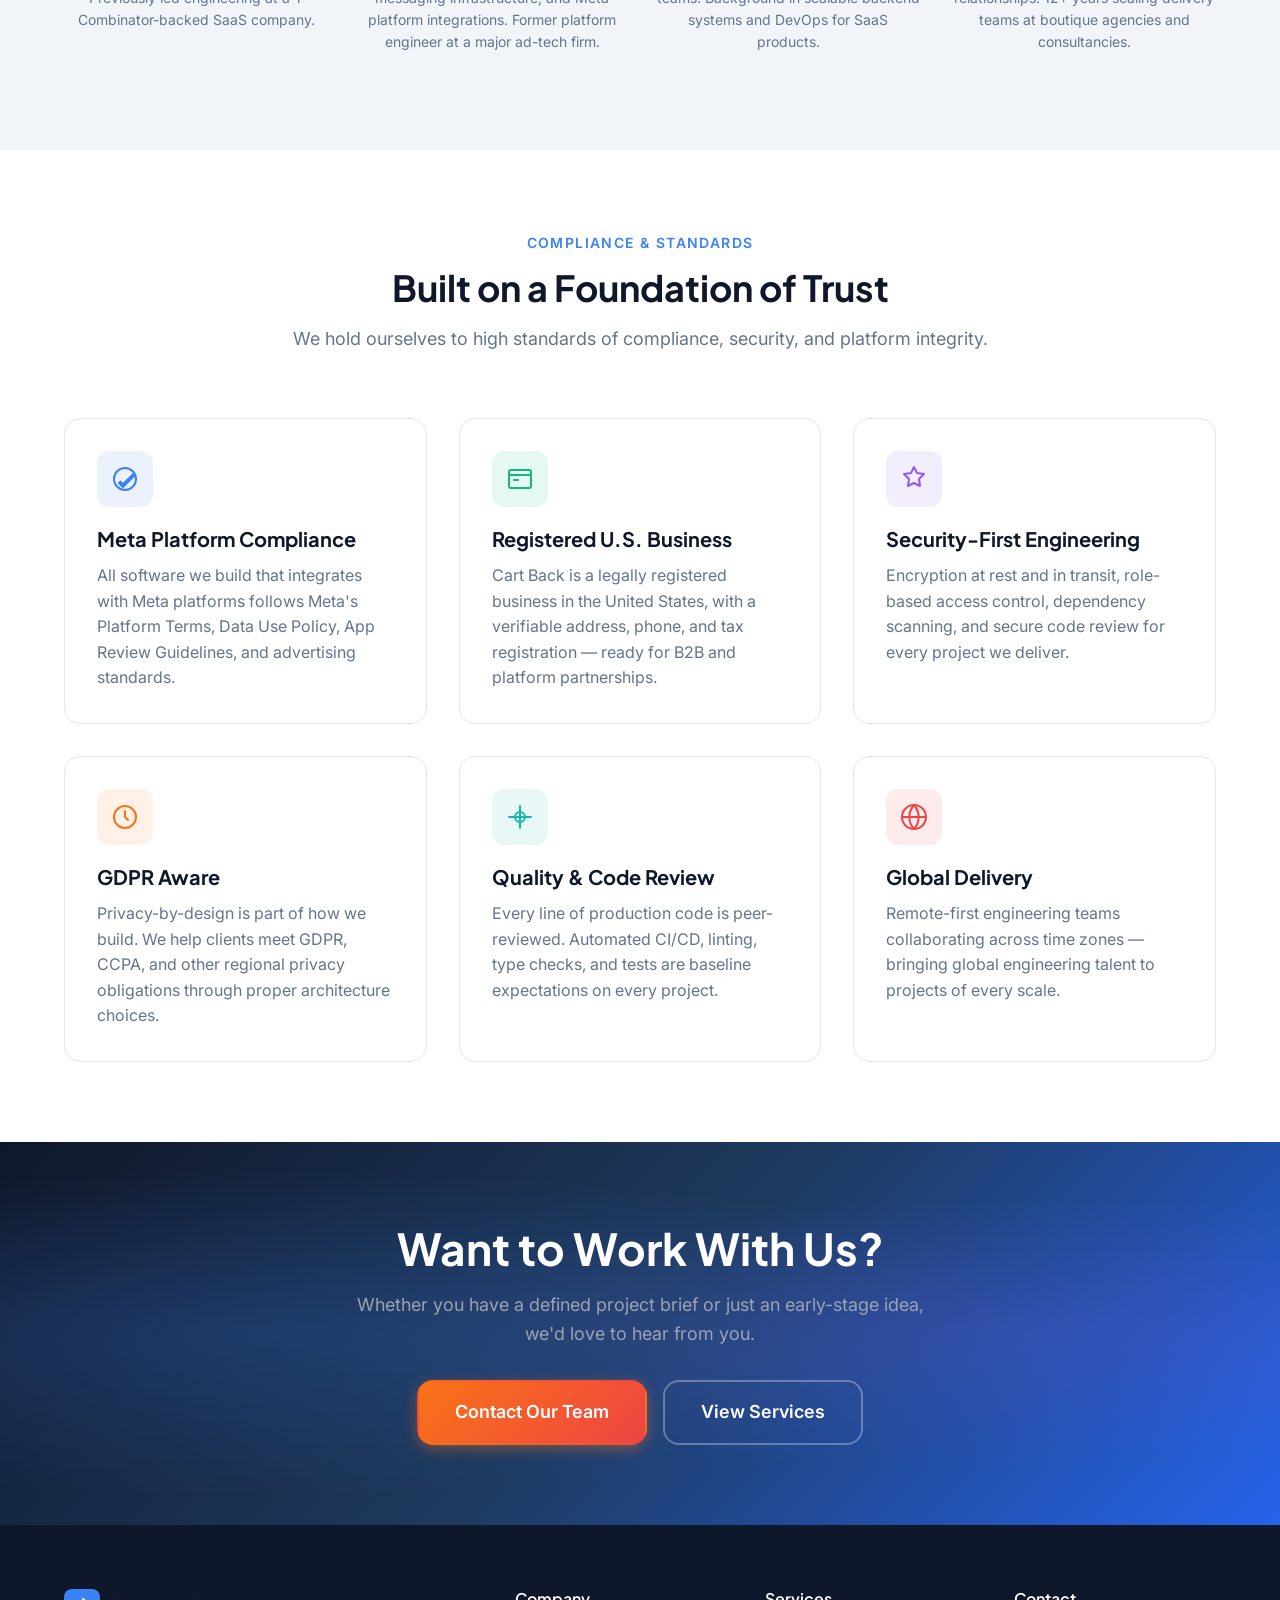
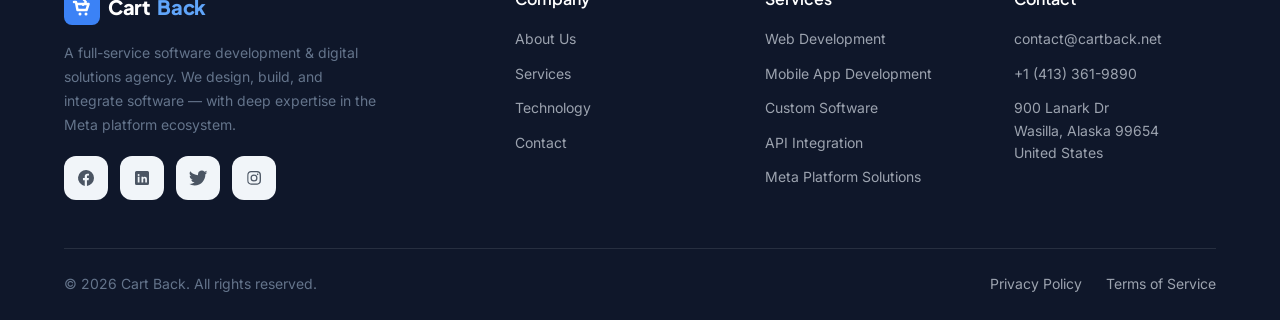
<file: about.html>
<!DOCTYPE html>
<html lang="en">
<head>
  <meta charset="UTF-8">
  <meta name="viewport" content="width=device-width, initial-scale=1.0">
  <meta name="description" content="About Cart Back — Learn about our software development agency, our mission to build great software, our team of engineers and designers, and our values.">
  <meta name="keywords" content="Cart Back, about us, software development agency, engineering team, Meta partner, company">
  <meta name="author" content="Cart Back">

  <meta property="og:title" content="About Cart Back — Our Mission &amp; Team">
  <meta property="og:description" content="A software development agency on a mission to build great software with deep Meta platform expertise.">
  <meta property="og:type" content="website">
  <meta property="og:url" content="https://cartback.net/about.html">

  <title>About Us — Cart Back</title>

  <link rel="preconnect" href="https://fonts.googleapis.com">
  <link rel="preconnect" href="https://fonts.gstatic.com" crossorigin>
  <link href="https://fonts.googleapis.com/css2?family=Inter:wght@400;500;600;700;800&family=Plus+Jakarta+Sans:wght@600;700;800&display=swap" rel="stylesheet">
  <link rel="stylesheet" href="css/style.css">
</head>
<body>

  <header class="header" role="banner">
    <div class="header-inner">
      <a href="index.html" class="logo" aria-label="Cart Back Home">
        <svg viewBox="0 0 36 36" fill="none"><rect width="36" height="36" rx="8" fill="#3b82f6"/><path d="M10 13h2l1.5 8h9l2-6H14" stroke="#fff" stroke-width="2.5" stroke-linecap="round" stroke-linejoin="round"/><circle cx="16" cy="25" r="1.5" fill="#fff"/><circle cx="22" cy="25" r="1.5" fill="#fff"/><path d="M19 10l3 3-3 3" stroke="#fff" stroke-width="2" stroke-linecap="round" stroke-linejoin="round"/></svg>
        Cart<span class="highlight">Back</span>
      </a>
      <nav class="nav" role="navigation" aria-label="Main navigation">
        <div class="nav-links">
          <a href="index.html">Home</a>
          <a href="about.html" class="active">About</a>
          <a href="services.html">Services</a>
          <a href="technology.html">Technology</a>
          <a href="contact.html">Contact</a>
        </div>
        <div class="nav-cta">
          <a href="contact.html" class="btn btn-accent btn-sm">Start a Project</a>
        </div>
      </nav>
      <button class="mobile-toggle" aria-label="Toggle menu"><span></span><span></span><span></span></button>
    </div>
    <div class="mobile-menu">
      <a href="index.html">Home</a><a href="about.html">About</a><a href="services.html">Services</a><a href="technology.html">Technology</a><a href="contact.html">Contact</a>
      <a href="contact.html" class="btn btn-accent">Start a Project</a>
    </div>
  </header>

  <section class="page-hero">
    <div class="container">
      <div class="breadcrumb">
        <a href="index.html">Home</a>
        <span class="separator">/</span>
        <span class="current">About Us</span>
      </div>
      <span class="label">About Cart Back</span>
      <h1>A Software Agency Built by Engineers</h1>
      <p>We're a multidisciplinary team of software engineers, product designers, and platform specialists building software that businesses depend on every day.</p>
    </div>
  </section>

  <section class="section">
    <div class="container">
      <div class="feature-grid">
        <div class="feature-content fade-in-left">
          <span class="label">Our Story</span>
          <h2>From a Small Team to a Trusted Partner</h2>
          <p>Cart Back was founded by software engineers who believed that high-quality custom software development should be accessible to businesses of every size — not just enterprises with eight-figure budgets.</p>
          <p>What began as a small consulting practice has grown into a multidisciplinary software development agency with engineers, designers, DevOps specialists, and platform experts working together on web applications, mobile apps, and complex platform integrations.</p>
          <p>Today, Cart Back is a registered U.S. business headquartered in Wasilla, Alaska, serving clients across North America, Europe, and beyond. We are particularly recognized for our deep, hands-on expertise across the Meta platform ecosystem — building WhatsApp Business Platform integrations, Messenger experiences, Facebook Marketing API tools, and custom Meta apps for clients in retail, healthcare, finance, education, and more.</p>
        </div>
        <div class="feature-image fade-in-right">
          <div class="feature-image-content">
            <svg viewBox="0 0 80 80" fill="none" stroke="currentColor" stroke-width="2" stroke-linecap="round" stroke-linejoin="round">
              <path d="M20 60V30l20-15 20 15v30" stroke="rgba(255,255,255,0.6)"/>
              <rect x="30" y="42" width="10" height="18" stroke="rgba(255,255,255,0.8)"/>
              <rect x="45" y="35" width="8" height="8" stroke="rgba(255,255,255,0.5)"/>
              <circle cx="40" cy="22" r="4" stroke="rgba(255,255,255,0.8)"/>
            </svg>
            <h3>Headquartered in Alaska</h3>
            <p>Serving clients worldwide from our base in Wasilla, AK.</p>
          </div>
        </div>
      </div>
    </div>
  </section>

  <section class="section section-alt">
    <div class="container">
      <div class="section-header fade-in">
        <span class="label">Mission &amp; Vision</span>
        <h2>What Drives Us</h2>
      </div>
      <div class="grid grid-2">
        <div class="card fade-in">
          <div class="card-icon">
            <svg viewBox="0 0 28 28" fill="none" stroke="currentColor" stroke-width="2" stroke-linecap="round" stroke-linejoin="round"><circle cx="14" cy="14" r="10"/><path d="M14 8v6l4 2"/></svg>
          </div>
          <h3>Our Mission</h3>
          <p>To partner with ambitious businesses and build software that drives measurable outcomes. We combine engineering rigor with thoughtful design and deep platform expertise so our clients can launch confidently, scale efficiently, and reach their customers wherever they are — including across the Meta family of platforms.</p>
        </div>
        <div class="card fade-in">
          <div class="card-icon green">
            <svg viewBox="0 0 28 28" fill="none" stroke="currentColor" stroke-width="2" stroke-linecap="round" stroke-linejoin="round"><path d="M2 14s5-10 12-10 12 10 12 10-5 10-12 10S2 14 2 14z"/><circle cx="14" cy="14" r="4"/></svg>
          </div>
          <h3>Our Vision</h3>
          <p>To be the development partner that businesses choose when they want software that actually works — built by people who care about quality, transparency, and the long-term success of every project they touch.</p>
        </div>
      </div>
    </div>
  </section>

  <section class="section">
    <div class="container">
      <div class="section-header fade-in">
        <span class="label">Our Values</span>
        <h2>How We Operate</h2>
        <p>These principles shape every project we take on and every line of code we write.</p>
      </div>
      <div class="values-grid">
        <div class="value-card fade-in">
          <div class="value-icon blue">
            <svg width="32" height="32" viewBox="0 0 32 32" fill="none" stroke="currentColor" stroke-width="2" stroke-linecap="round" stroke-linejoin="round"><path d="M16 4l4 8 8 1.5-6 5.5 1.5 8L16 23l-7.5 4 1.5-8-6-5.5L13 12z"/></svg>
          </div>
          <h3>Engineering Excellence</h3>
          <p>We treat code as a craft. Every project goes through code review, automated testing, and thoughtful architecture decisions — so what we ship is maintainable for years.</p>
        </div>
        <div class="value-card fade-in">
          <div class="value-icon green">
            <svg width="32" height="32" viewBox="0 0 32 32" fill="none" stroke="currentColor" stroke-width="2" stroke-linecap="round" stroke-linejoin="round"><path d="M12 22l-4-4 1.4-1.4L12 19.2 22.6 8.6 24 10z"/><rect x="4" y="4" width="24" height="24" rx="4"/></svg>
          </div>
          <h3>Transparent Partnership</h3>
          <p>Clients see what we're building as we build it. Weekly demos, open project boards, direct Slack access to the team — no surprises, no smoke and mirrors.</p>
        </div>
        <div class="value-card fade-in">
          <div class="value-icon purple">
            <svg width="32" height="32" viewBox="0 0 32 32" fill="none" stroke="currentColor" stroke-width="2" stroke-linecap="round" stroke-linejoin="round"><path d="M8 16c0-4.4 3.6-8 8-8s8 3.6 8 8"/><path d="M12 16c0-2.2 1.8-4 4-4s4 1.8 4 4"/><circle cx="16" cy="16" r="1.5"/><path d="M16 17.5v6"/></svg>
          </div>
          <h3>Platform Compliance</h3>
          <p>When we build on third-party platforms — especially Meta's — we follow the rules. Privacy, data handling, content policies, app review standards: we get it right.</p>
        </div>
      </div>
    </div>
  </section>

  <section class="section section-alt">
    <div class="container">
      <div class="section-header fade-in">
        <span class="label">Leadership</span>
        <h2>The People Behind Cart Back</h2>
        <p>A leadership team with deep engineering and product experience across consumer, enterprise, and platform software.</p>
      </div>
      <div class="team-grid">
        <div class="team-member fade-in">
          <div class="team-avatar">DM</div>
          <h4>David Moreau</h4>
          <span class="role">Founder &amp; CEO</span>
          <p>15+ years building software products. Previously led engineering at a Y Combinator-backed SaaS company.</p>
        </div>
        <div class="team-member fade-in">
          <div class="team-avatar">LP</div>
          <h4>Laura Patel</h4>
          <span class="role">Chief Technology Officer</span>
          <p>Specialist in distributed systems, messaging infrastructure, and Meta platform integrations. Former platform engineer at a major ad-tech firm.</p>
        </div>
        <div class="team-member fade-in">
          <div class="team-avatar">MR</div>
          <h4>Marcus Reeves</h4>
          <span class="role">VP of Engineering</span>
          <p>Leads our web and mobile engineering teams. Background in scalable backend systems and DevOps for SaaS products.</p>
        </div>
        <div class="team-member fade-in">
          <div class="team-avatar">SK</div>
          <h4>Sofia Kim</h4>
          <span class="role">Head of Client Success</span>
          <p>Runs project delivery and client relationships. 12+ years scaling delivery teams at boutique agencies and consultancies.</p>
        </div>
      </div>
    </div>
  </section>

  <section class="section">
    <div class="container">
      <div class="section-header fade-in">
        <span class="label">Compliance &amp; Standards</span>
        <h2>Built on a Foundation of Trust</h2>
        <p>We hold ourselves to high standards of compliance, security, and platform integrity.</p>
      </div>
      <div class="grid grid-3">
        <div class="card fade-in">
          <div class="card-icon">
            <svg viewBox="0 0 28 28" fill="none" stroke="currentColor" stroke-width="2" stroke-linecap="round" stroke-linejoin="round"><path d="M12 22l-4-4 1.4-1.4L12 19.2 22.6 8.6 24 10z"/><circle cx="14" cy="14" r="11"/></svg>
          </div>
          <h3>Meta Platform Compliance</h3>
          <p>All software we build that integrates with Meta platforms follows Meta's Platform Terms, Data Use Policy, App Review Guidelines, and advertising standards.</p>
        </div>
        <div class="card fade-in">
          <div class="card-icon green">
            <svg viewBox="0 0 28 28" fill="none" stroke="currentColor" stroke-width="2" stroke-linecap="round" stroke-linejoin="round"><rect x="3" y="5" width="22" height="18" rx="2"/><path d="M3 10h22"/><path d="M8 15h4"/></svg>
          </div>
          <h3>Registered U.S. Business</h3>
          <p>Cart Back is a legally registered business in the United States, with a verifiable address, phone, and tax registration — ready for B2B and platform partnerships.</p>
        </div>
        <div class="card fade-in">
          <div class="card-icon purple">
            <svg viewBox="0 0 28 28" fill="none" stroke="currentColor" stroke-width="2" stroke-linecap="round" stroke-linejoin="round"><path d="M14 2l3 6 7 1-5 5 1 7-6-3-6 3 1-7-5-5 7-1z"/></svg>
          </div>
          <h3>Security-First Engineering</h3>
          <p>Encryption at rest and in transit, role-based access control, dependency scanning, and secure code review for every project we deliver.</p>
        </div>
        <div class="card fade-in">
          <div class="card-icon orange">
            <svg viewBox="0 0 28 28" fill="none" stroke="currentColor" stroke-width="2" stroke-linecap="round" stroke-linejoin="round"><circle cx="14" cy="14" r="11"/><path d="M14 8v6l3 3"/></svg>
          </div>
          <h3>GDPR Aware</h3>
          <p>Privacy-by-design is part of how we build. We help clients meet GDPR, CCPA, and other regional privacy obligations through proper architecture choices.</p>
        </div>
        <div class="card fade-in">
          <div class="card-icon teal">
            <svg viewBox="0 0 28 28" fill="none" stroke="currentColor" stroke-width="2" stroke-linecap="round" stroke-linejoin="round"><path d="M14 3v22"/><path d="M3 14h22"/><circle cx="14" cy="14" r="5"/></svg>
          </div>
          <h3>Quality &amp; Code Review</h3>
          <p>Every line of production code is peer-reviewed. Automated CI/CD, linting, type checks, and tests are baseline expectations on every project.</p>
        </div>
        <div class="card fade-in">
          <div class="card-icon red">
            <svg viewBox="0 0 28 28" fill="none" stroke="currentColor" stroke-width="2" stroke-linecap="round" stroke-linejoin="round"><path d="M14 2C7.37 2 2 7.37 2 14s5.37 12 12 12 12-5.37 12-12S20.63 2 14 2z"/><path d="M2 14h24"/><path d="M14 2c3 3.5 4.7 7.6 4.7 12S17 22.5 14 26c-3-3.5-4.7-7.6-4.7-12S11 5.5 14 2z"/></svg>
          </div>
          <h3>Global Delivery</h3>
          <p>Remote-first engineering teams collaborating across time zones — bringing global engineering talent to projects of every scale.</p>
        </div>
      </div>
    </div>
  </section>

  <section class="cta-section">
    <div class="container">
      <div class="cta-content fade-in">
        <h2>Want to Work With Us?</h2>
        <p>Whether you have a defined project brief or just an early-stage idea, we'd love to hear from you.</p>
        <div class="cta-buttons">
          <a href="contact.html" class="btn btn-cta btn-lg">Contact Our Team</a>
          <a href="services.html" class="btn btn-outline btn-lg">View Services</a>
        </div>
      </div>
    </div>
  </section>

  <footer class="footer" role="contentinfo">
    <div class="container">
      <div class="footer-grid">
        <div class="footer-brand">
          <a href="index.html" class="logo">
            <svg viewBox="0 0 36 36" fill="none"><rect width="36" height="36" rx="8" fill="#3b82f6"/><path d="M10 13h2l1.5 8h9l2-6H14" stroke="#fff" stroke-width="2.5" stroke-linecap="round" stroke-linejoin="round"/><circle cx="16" cy="25" r="1.5" fill="#fff"/><circle cx="22" cy="25" r="1.5" fill="#fff"/><path d="M19 10l3 3-3 3" stroke="#fff" stroke-width="2" stroke-linecap="round" stroke-linejoin="round"/></svg>
            Cart<span class="highlight">Back</span>
          </a>
          <p>A full-service software development &amp; digital solutions agency. We design, build, and integrate software — with deep expertise in the Meta platform ecosystem.</p>
          <div class="social-links">
            <a href="#" class="social-link" aria-label="Facebook"><svg viewBox="0 0 20 20" fill="currentColor"><path d="M18 10a8 8 0 10-9.25 7.9v-5.59H6.96V10h1.79V8.41c0-1.77 1.05-2.74 2.66-2.74.77 0 1.58.14 1.58.14v1.74h-.89c-.88 0-1.15.54-1.15 1.1V10h1.96l-.31 2.31h-1.65v5.59A8 8 0 0018 10z"/></svg></a>
            <a href="#" class="social-link" aria-label="LinkedIn"><svg viewBox="0 0 20 20" fill="currentColor"><path d="M15.5 3h-11A1.5 1.5 0 003 4.5v11A1.5 1.5 0 004.5 17h11a1.5 1.5 0 001.5-1.5v-11A1.5 1.5 0 0015.5 3zM7.5 14.5H5.75V8.75H7.5v5.75zM6.625 7.875a1 1 0 110-2 1 1 0 010 2zm8.375 6.625H13.25v-2.8c0-.67-.013-1.53-.938-1.53-.938 0-1.08.73-1.08 1.48v2.85H9.5V8.75h1.67v.79h.023c.233-.44.8-.9 1.645-.9 1.76 0 2.085 1.16 2.085 2.66v3.2z"/></svg></a>
            <a href="#" class="social-link" aria-label="Twitter"><svg viewBox="0 0 20 20" fill="currentColor"><path d="M17.316 6.246c.008.162.008.326.008.488 0 4.99-3.797 10.742-10.742 10.742A10.68 10.68 0 011 15.837a7.82 7.82 0 00.912.047 7.57 7.57 0 004.69-1.615 3.784 3.784 0 01-3.532-2.622 4.77 4.77 0 00.713.058 3.99 3.99 0 00.994-.129A3.78 3.78 0 011.74 7.86v-.047a3.8 3.8 0 001.71.476A3.784 3.784 0 012.28 3.24a10.733 10.733 0 007.789 3.95 4.264 4.264 0 01-.098-.866 3.78 3.78 0 016.54-2.584 7.44 7.44 0 002.396-.916 3.77 3.77 0 01-1.662 2.088 7.57 7.57 0 002.17-.586 8.12 8.12 0 01-1.888 1.953z"/></svg></a>
            <a href="#" class="social-link" aria-label="Instagram"><svg viewBox="0 0 20 20" fill="currentColor"><path d="M10 6.5a3.5 3.5 0 100 7 3.5 3.5 0 000-7zm0 5.77A2.27 2.27 0 1112.27 10 2.27 2.27 0 0110 12.27zm4.45-5.91a.82.82 0 11-.82-.82.82.82 0 01.82.82zM16.94 7a4.07 4.07 0 00-1.04-2.9A4.1 4.1 0 0013 3.06c-1.14-.065-4.56-.065-5.7 0A4.09 4.09 0 004.4 4.1 4.09 4.09 0 003.36 7c-.065 1.14-.065 4.56 0 5.7a4.07 4.07 0 001.04 2.9 4.11 4.11 0 002.9 1.04c1.14.065 4.56.065 5.7 0a4.07 4.07 0 002.9-1.04A4.1 4.1 0 0016.94 12.7c.065-1.14.065-4.56 0-5.7zM15.36 13.93a2.31 2.31 0 01-1.3 1.3c-.9.36-3.04.27-4.04.27s-3.14.08-4.04-.27a2.31 2.31 0 01-1.3-1.3c-.36-.9-.27-3.04-.27-4.04s-.08-3.14.27-4.04a2.31 2.31 0 011.3-1.3c.9-.36 3.04-.27 4.04-.27s3.14-.08 4.04.27a2.31 2.31 0 011.3 1.3c.36.9.27 3.04.27 4.04s.09 3.14-.27 4.04z"/></svg></a>
          </div>
        </div>
        <div class="footer-column">
          <h4>Company</h4>
          <div class="footer-links"><a href="about.html">About Us</a><a href="services.html">Services</a><a href="technology.html">Technology</a><a href="contact.html">Contact</a></div>
        </div>
        <div class="footer-column">
          <h4>Services</h4>
          <div class="footer-links"><a href="services.html">Web Development</a><a href="services.html">Mobile App Development</a><a href="services.html">Custom Software</a><a href="services.html">API Integration</a><a href="services.html">Meta Platform Solutions</a></div>
        </div>
        <div class="footer-column">
          <h4>Contact</h4>
          <div class="footer-links">
            <a href="mailto:contact@cartback.net">contact@cartback.net</a>
            <a href="tel:+14133619890">+1 (413) 361-9890</a>
            <a>900 Lanark Dr<br>Wasilla, Alaska 99654<br>United States</a>
          </div>
        </div>
      </div>
      <div class="footer-bottom">
        <p>&copy; 2026 Cart Back. All rights reserved.</p>
        <div class="footer-legal"><a href="privacy-policy.html">Privacy Policy</a><a href="terms-of-service.html">Terms of Service</a></div>
      </div>
    </div>
  </footer>

  <script src="js/main.js"></script>
</body>
</html>
</file>
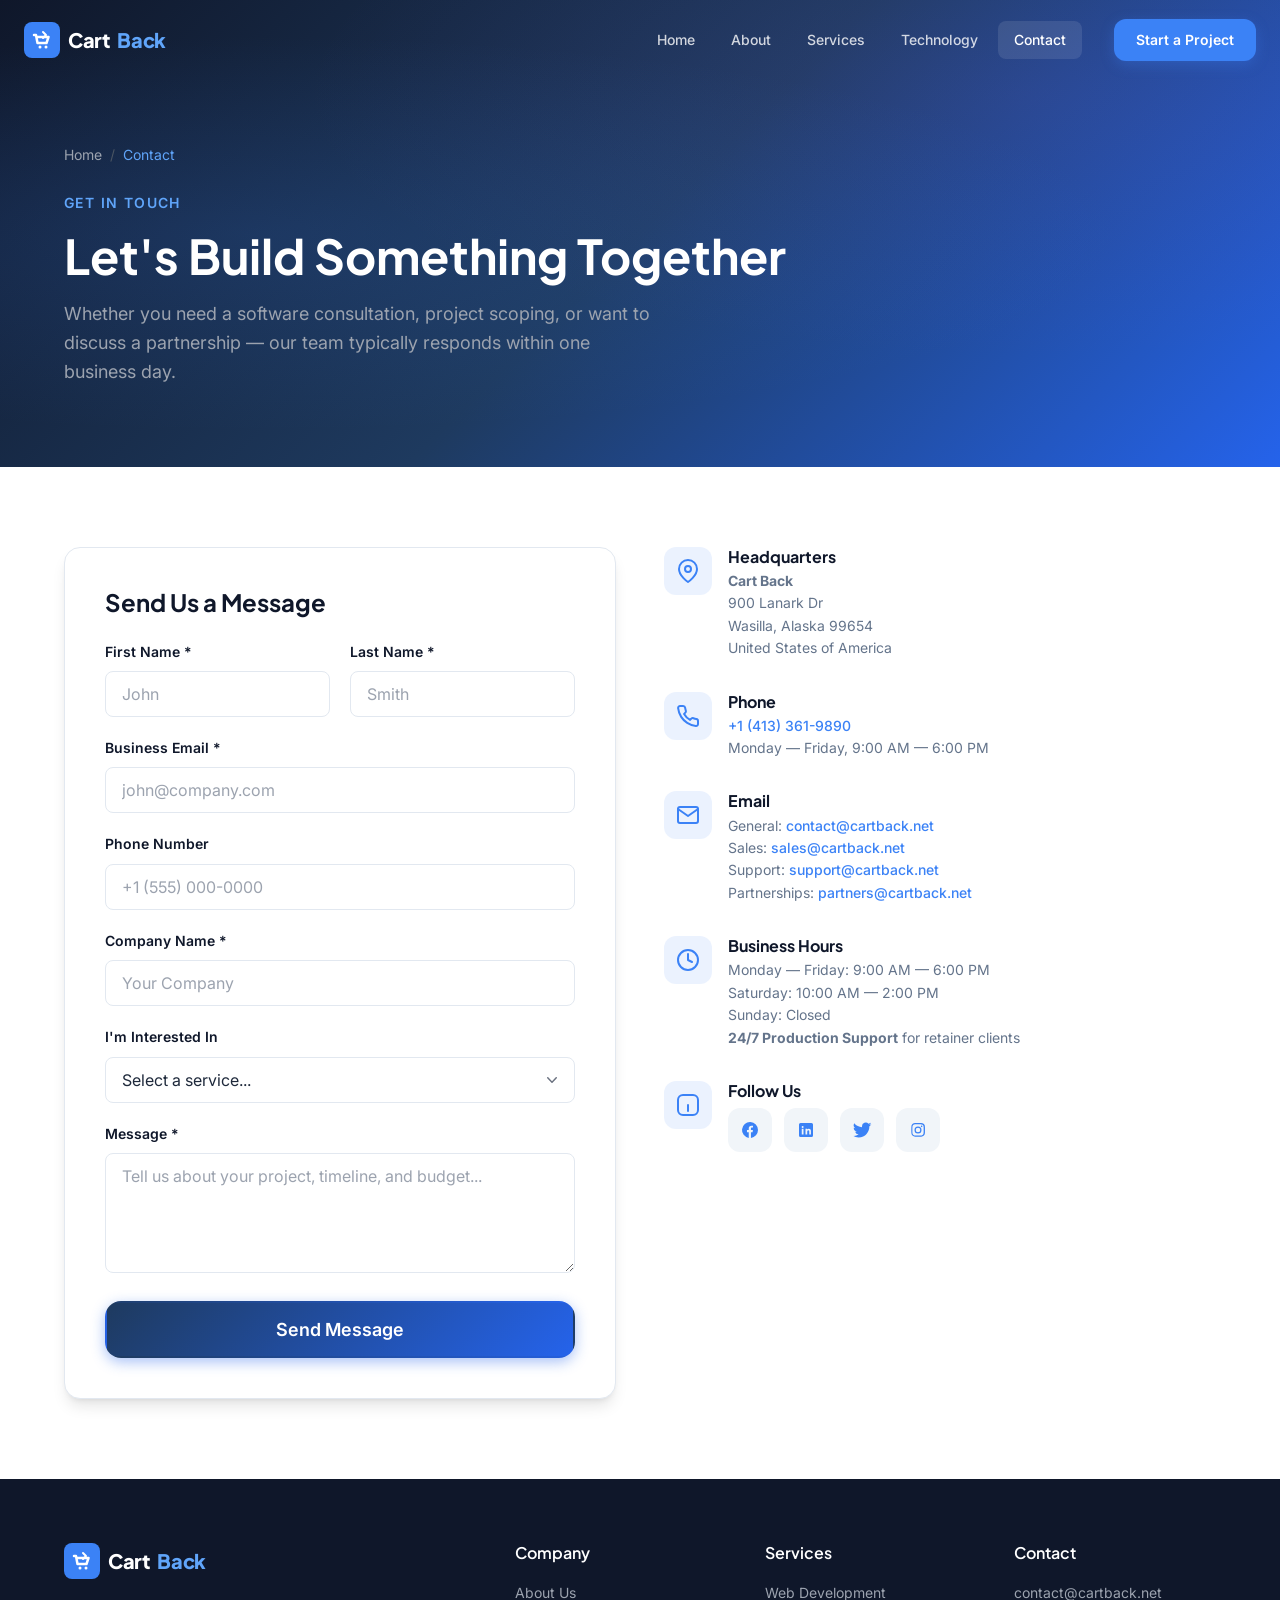
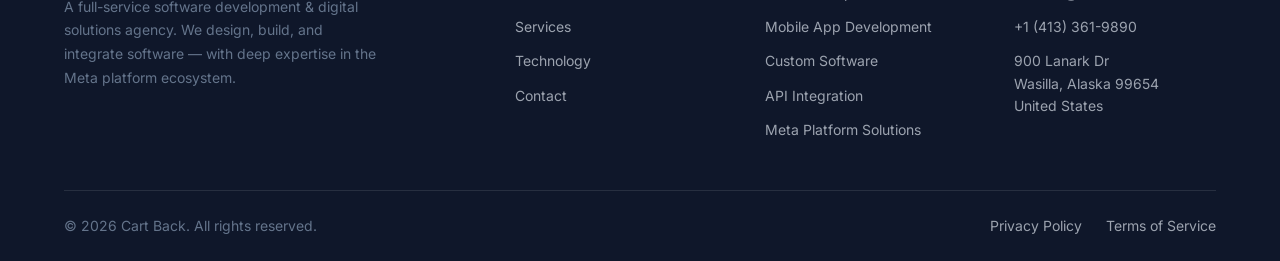
<file: contact.html>
<!DOCTYPE html>
<html lang="en">
<head>
  <meta charset="UTF-8">
  <meta name="viewport" content="width=device-width, initial-scale=1.0">
  <meta name="description" content="Contact Cart Back — Get in touch with our software development agency for a consultation, project scoping, or partnership inquiry. Headquartered in Wasilla, Alaska.">
  <meta name="keywords" content="contact Cart Back, software development consultation, project inquiry, agency contact">
  <meta name="author" content="Cart Back">

  <meta property="og:title" content="Contact Us — Cart Back">
  <meta property="og:description" content="Get in touch with Cart Back for a project consultation or partnership inquiry.">
  <meta property="og:type" content="website">
  <meta property="og:url" content="https://cartback.net/contact.html">

  <title>Contact Us — Cart Back</title>

  <link rel="preconnect" href="https://fonts.googleapis.com">
  <link rel="preconnect" href="https://fonts.gstatic.com" crossorigin>
  <link href="https://fonts.googleapis.com/css2?family=Inter:wght@400;500;600;700;800&family=Plus+Jakarta+Sans:wght@600;700;800&display=swap" rel="stylesheet">
  <link rel="stylesheet" href="css/style.css">
</head>
<body>

  <header class="header" role="banner">
    <div class="header-inner">
      <a href="index.html" class="logo" aria-label="Cart Back Home">
        <svg viewBox="0 0 36 36" fill="none"><rect width="36" height="36" rx="8" fill="#3b82f6"/><path d="M10 13h2l1.5 8h9l2-6H14" stroke="#fff" stroke-width="2.5" stroke-linecap="round" stroke-linejoin="round"/><circle cx="16" cy="25" r="1.5" fill="#fff"/><circle cx="22" cy="25" r="1.5" fill="#fff"/><path d="M19 10l3 3-3 3" stroke="#fff" stroke-width="2" stroke-linecap="round" stroke-linejoin="round"/></svg>
        Cart<span class="highlight">Back</span>
      </a>
      <nav class="nav" role="navigation" aria-label="Main navigation">
        <div class="nav-links">
          <a href="index.html">Home</a>
          <a href="about.html">About</a>
          <a href="services.html">Services</a>
          <a href="technology.html">Technology</a>
          <a href="contact.html" class="active">Contact</a>
        </div>
        <div class="nav-cta">
          <a href="contact.html" class="btn btn-accent btn-sm">Start a Project</a>
        </div>
      </nav>
      <button class="mobile-toggle" aria-label="Toggle menu"><span></span><span></span><span></span></button>
    </div>
    <div class="mobile-menu">
      <a href="index.html">Home</a><a href="about.html">About</a><a href="services.html">Services</a><a href="technology.html">Technology</a><a href="contact.html">Contact</a>
      <a href="contact.html" class="btn btn-accent">Start a Project</a>
    </div>
  </header>

  <section class="page-hero">
    <div class="container">
      <div class="breadcrumb">
        <a href="index.html">Home</a>
        <span class="separator">/</span>
        <span class="current">Contact</span>
      </div>
      <span class="label">Get in Touch</span>
      <h1>Let's Build Something Together</h1>
      <p>Whether you need a software consultation, project scoping, or want to discuss a partnership — our team typically responds within one business day.</p>
    </div>
  </section>

  <section class="section">
    <div class="container">
      <div class="contact-grid">

        <div class="contact-form fade-in-left">
          <h3>Send Us a Message</h3>
          <form id="contact-form" action="#" method="POST">
            <div class="form-row">
              <div class="form-group">
                <label for="first-name">First Name *</label>
                <input type="text" id="first-name" name="first_name" class="form-control" placeholder="John" required>
              </div>
              <div class="form-group">
                <label for="last-name">Last Name *</label>
                <input type="text" id="last-name" name="last_name" class="form-control" placeholder="Smith" required>
              </div>
            </div>
            <div class="form-group">
              <label for="email">Business Email *</label>
              <input type="email" id="email" name="email" class="form-control" placeholder="john@company.com" required>
            </div>
            <div class="form-group">
              <label for="phone">Phone Number</label>
              <input type="tel" id="phone" name="phone" class="form-control" placeholder="+1 (555) 000-0000">
            </div>
            <div class="form-group">
              <label for="company">Company Name *</label>
              <input type="text" id="company" name="company" class="form-control" placeholder="Your Company" required>
            </div>
            <div class="form-group">
              <label for="interest">I'm Interested In</label>
              <select id="interest" name="interest" class="form-control">
                <option value="">Select a service...</option>
                <option value="web">Web Application Development</option>
                <option value="mobile">Mobile App Development</option>
                <option value="custom">Custom Software Development</option>
                <option value="api">API Development &amp; Integration</option>
                <option value="meta">Meta Platform Solutions</option>
                <option value="cloud">Cloud &amp; DevOps</option>
                <option value="design">UX/UI Design</option>
                <option value="consulting">Digital Transformation Consulting</option>
                <option value="partnership">Partnership Inquiry</option>
                <option value="other">Other</option>
              </select>
            </div>
            <div class="form-group">
              <label for="message">Message *</label>
              <textarea id="message" name="message" class="form-control" placeholder="Tell us about your project, timeline, and budget..." required></textarea>
            </div>
            <button type="submit" class="btn btn-primary btn-lg" style="width:100%;">Send Message</button>
          </form>
        </div>

        <div class="contact-info fade-in-right">
          <div class="contact-info-card">
            <div class="contact-info-icon">
              <svg viewBox="0 0 24 24" fill="none" stroke="currentColor" stroke-width="2" stroke-linecap="round" stroke-linejoin="round"><path d="M21 10c0 7-9 13-9 13s-9-6-9-13a9 9 0 0118 0z"/><circle cx="12" cy="10" r="3"/></svg>
            </div>
            <div>
              <h4>Headquarters</h4>
              <p><strong>Cart Back</strong><br>900 Lanark Dr<br>Wasilla, Alaska 99654<br>United States of America</p>
            </div>
          </div>

          <div class="contact-info-card">
            <div class="contact-info-icon">
              <svg viewBox="0 0 24 24" fill="none" stroke="currentColor" stroke-width="2" stroke-linecap="round" stroke-linejoin="round"><path d="M22 16.92v3a2 2 0 01-2.18 2 19.79 19.79 0 01-8.63-3.07 19.5 19.5 0 01-6-6 19.79 19.79 0 01-3.07-8.67A2 2 0 014.11 2h3a2 2 0 012 1.72c.127.96.361 1.903.7 2.81a2 2 0 01-.45 2.11L8.09 9.91a16 16 0 006 6l1.27-1.27a2 2 0 012.11-.45c.907.339 1.85.573 2.81.7A2 2 0 0122 16.92z"/></svg>
            </div>
            <div>
              <h4>Phone</h4>
              <p>
                <a href="tel:+14133619890">+1 (413) 361-9890</a><br>
                Monday — Friday, 9:00 AM — 6:00 PM
              </p>
            </div>
          </div>

          <div class="contact-info-card">
            <div class="contact-info-icon">
              <svg viewBox="0 0 24 24" fill="none" stroke="currentColor" stroke-width="2" stroke-linecap="round" stroke-linejoin="round"><path d="M4 4h16c1.1 0 2 .9 2 2v12c0 1.1-.9 2-2 2H4c-1.1 0-2-.9-2-2V6c0-1.1.9-2 2-2z"/><path d="M22 6l-10 7L2 6"/></svg>
            </div>
            <div>
              <h4>Email</h4>
              <p>
                General: <a href="mailto:contact@cartback.net">contact@cartback.net</a><br>
                Sales: <a href="mailto:sales@cartback.net">sales@cartback.net</a><br>
                Support: <a href="mailto:support@cartback.net">support@cartback.net</a><br>
                Partnerships: <a href="mailto:partners@cartback.net">partners@cartback.net</a>
              </p>
            </div>
          </div>

          <div class="contact-info-card">
            <div class="contact-info-icon">
              <svg viewBox="0 0 24 24" fill="none" stroke="currentColor" stroke-width="2" stroke-linecap="round" stroke-linejoin="round"><circle cx="12" cy="12" r="10"/><path d="M12 6v6l4 2"/></svg>
            </div>
            <div>
              <h4>Business Hours</h4>
              <p>
                Monday — Friday: 9:00 AM — 6:00 PM<br>
                Saturday: 10:00 AM — 2:00 PM<br>
                Sunday: Closed<br>
                <strong>24/7 Production Support</strong> for retainer clients
              </p>
            </div>
          </div>

          <div class="contact-info-card">
            <div class="contact-info-icon">
              <svg viewBox="0 0 24 24" fill="none" stroke="currentColor" stroke-width="2" stroke-linecap="round" stroke-linejoin="round"><rect x="2" y="2" width="20" height="20" rx="5"/><path d="M12 12v6"/></svg>
            </div>
            <div>
              <h4>Follow Us</h4>
              <div class="social-links" style="margin-top: var(--space-2);">
                <a href="#" class="social-link" aria-label="Facebook"><svg viewBox="0 0 20 20" fill="currentColor"><path d="M18 10a8 8 0 10-9.25 7.9v-5.59H6.96V10h1.79V8.41c0-1.77 1.05-2.74 2.66-2.74.77 0 1.58.14 1.58.14v1.74h-.89c-.88 0-1.15.54-1.15 1.1V10h1.96l-.31 2.31h-1.65v5.59A8 8 0 0018 10z"/></svg></a>
                <a href="#" class="social-link" aria-label="LinkedIn"><svg viewBox="0 0 20 20" fill="currentColor"><path d="M15.5 3h-11A1.5 1.5 0 003 4.5v11A1.5 1.5 0 004.5 17h11a1.5 1.5 0 001.5-1.5v-11A1.5 1.5 0 0015.5 3zM7.5 14.5H5.75V8.75H7.5v5.75zM6.625 7.875a1 1 0 110-2 1 1 0 010 2zm8.375 6.625H13.25v-2.8c0-.67-.013-1.53-.938-1.53-.938 0-1.08.73-1.08 1.48v2.85H9.5V8.75h1.67v.79h.023c.233-.44.8-.9 1.645-.9 1.76 0 2.085 1.16 2.085 2.66v3.2z"/></svg></a>
                <a href="#" class="social-link" aria-label="Twitter"><svg viewBox="0 0 20 20" fill="currentColor"><path d="M17.316 6.246c.008.162.008.326.008.488 0 4.99-3.797 10.742-10.742 10.742A10.68 10.68 0 011 15.837a7.82 7.82 0 00.912.047 7.57 7.57 0 004.69-1.615 3.784 3.784 0 01-3.532-2.622 4.77 4.77 0 00.713.058 3.99 3.99 0 00.994-.129A3.78 3.78 0 011.74 7.86v-.047a3.8 3.8 0 001.71.476A3.784 3.784 0 012.28 3.24a10.733 10.733 0 007.789 3.95 4.264 4.264 0 01-.098-.866 3.78 3.78 0 016.54-2.584 7.44 7.44 0 002.396-.916 3.77 3.77 0 01-1.662 2.088 7.57 7.57 0 002.17-.586 8.12 8.12 0 01-1.888 1.953z"/></svg></a>
                <a href="#" class="social-link" aria-label="Instagram"><svg viewBox="0 0 20 20" fill="currentColor"><path d="M10 6.5a3.5 3.5 0 100 7 3.5 3.5 0 000-7zm0 5.77A2.27 2.27 0 1112.27 10 2.27 2.27 0 0110 12.27zm4.45-5.91a.82.82 0 11-.82-.82.82.82 0 01.82.82zM16.94 7a4.07 4.07 0 00-1.04-2.9A4.1 4.1 0 0013 3.06c-1.14-.065-4.56-.065-5.7 0A4.09 4.09 0 004.4 4.1 4.09 4.09 0 003.36 7c-.065 1.14-.065 4.56 0 5.7a4.07 4.07 0 001.04 2.9 4.11 4.11 0 002.9 1.04c1.14.065 4.56.065 5.7 0a4.07 4.07 0 002.9-1.04A4.1 4.1 0 0016.94 12.7c.065-1.14.065-4.56 0-5.7zM15.36 13.93a2.31 2.31 0 01-1.3 1.3c-.9.36-3.04.27-4.04.27s-3.14.08-4.04-.27a2.31 2.31 0 01-1.3-1.3c-.36-.9-.27-3.04-.27-4.04s-.08-3.14.27-4.04a2.31 2.31 0 011.3-1.3c.9-.36 3.04-.27 4.04-.27s3.14-.08 4.04.27a2.31 2.31 0 011.3 1.3c.36.9.27 3.04.27 4.04s.09 3.14-.27 4.04z"/></svg></a>
              </div>
            </div>
          </div>
        </div>

      </div>
    </div>
  </section>

  <footer class="footer" role="contentinfo">
    <div class="container">
      <div class="footer-grid">
        <div class="footer-brand">
          <a href="index.html" class="logo">
            <svg viewBox="0 0 36 36" fill="none"><rect width="36" height="36" rx="8" fill="#3b82f6"/><path d="M10 13h2l1.5 8h9l2-6H14" stroke="#fff" stroke-width="2.5" stroke-linecap="round" stroke-linejoin="round"/><circle cx="16" cy="25" r="1.5" fill="#fff"/><circle cx="22" cy="25" r="1.5" fill="#fff"/><path d="M19 10l3 3-3 3" stroke="#fff" stroke-width="2" stroke-linecap="round" stroke-linejoin="round"/></svg>
            Cart<span class="highlight">Back</span>
          </a>
          <p>A full-service software development &amp; digital solutions agency. We design, build, and integrate software — with deep expertise in the Meta platform ecosystem.</p>
        </div>
        <div class="footer-column">
          <h4>Company</h4>
          <div class="footer-links"><a href="about.html">About Us</a><a href="services.html">Services</a><a href="technology.html">Technology</a><a href="contact.html">Contact</a></div>
        </div>
        <div class="footer-column">
          <h4>Services</h4>
          <div class="footer-links"><a href="services.html">Web Development</a><a href="services.html">Mobile App Development</a><a href="services.html">Custom Software</a><a href="services.html">API Integration</a><a href="services.html">Meta Platform Solutions</a></div>
        </div>
        <div class="footer-column">
          <h4>Contact</h4>
          <div class="footer-links">
            <a href="mailto:contact@cartback.net">contact@cartback.net</a>
            <a href="tel:+14133619890">+1 (413) 361-9890</a>
            <a>900 Lanark Dr<br>Wasilla, Alaska 99654<br>United States</a>
          </div>
        </div>
      </div>
      <div class="footer-bottom">
        <p>&copy; 2026 Cart Back. All rights reserved.</p>
        <div class="footer-legal"><a href="privacy-policy.html">Privacy Policy</a><a href="terms-of-service.html">Terms of Service</a></div>
      </div>
    </div>
  </footer>

  <script src="js/main.js"></script>
</body>
</html>
</file>
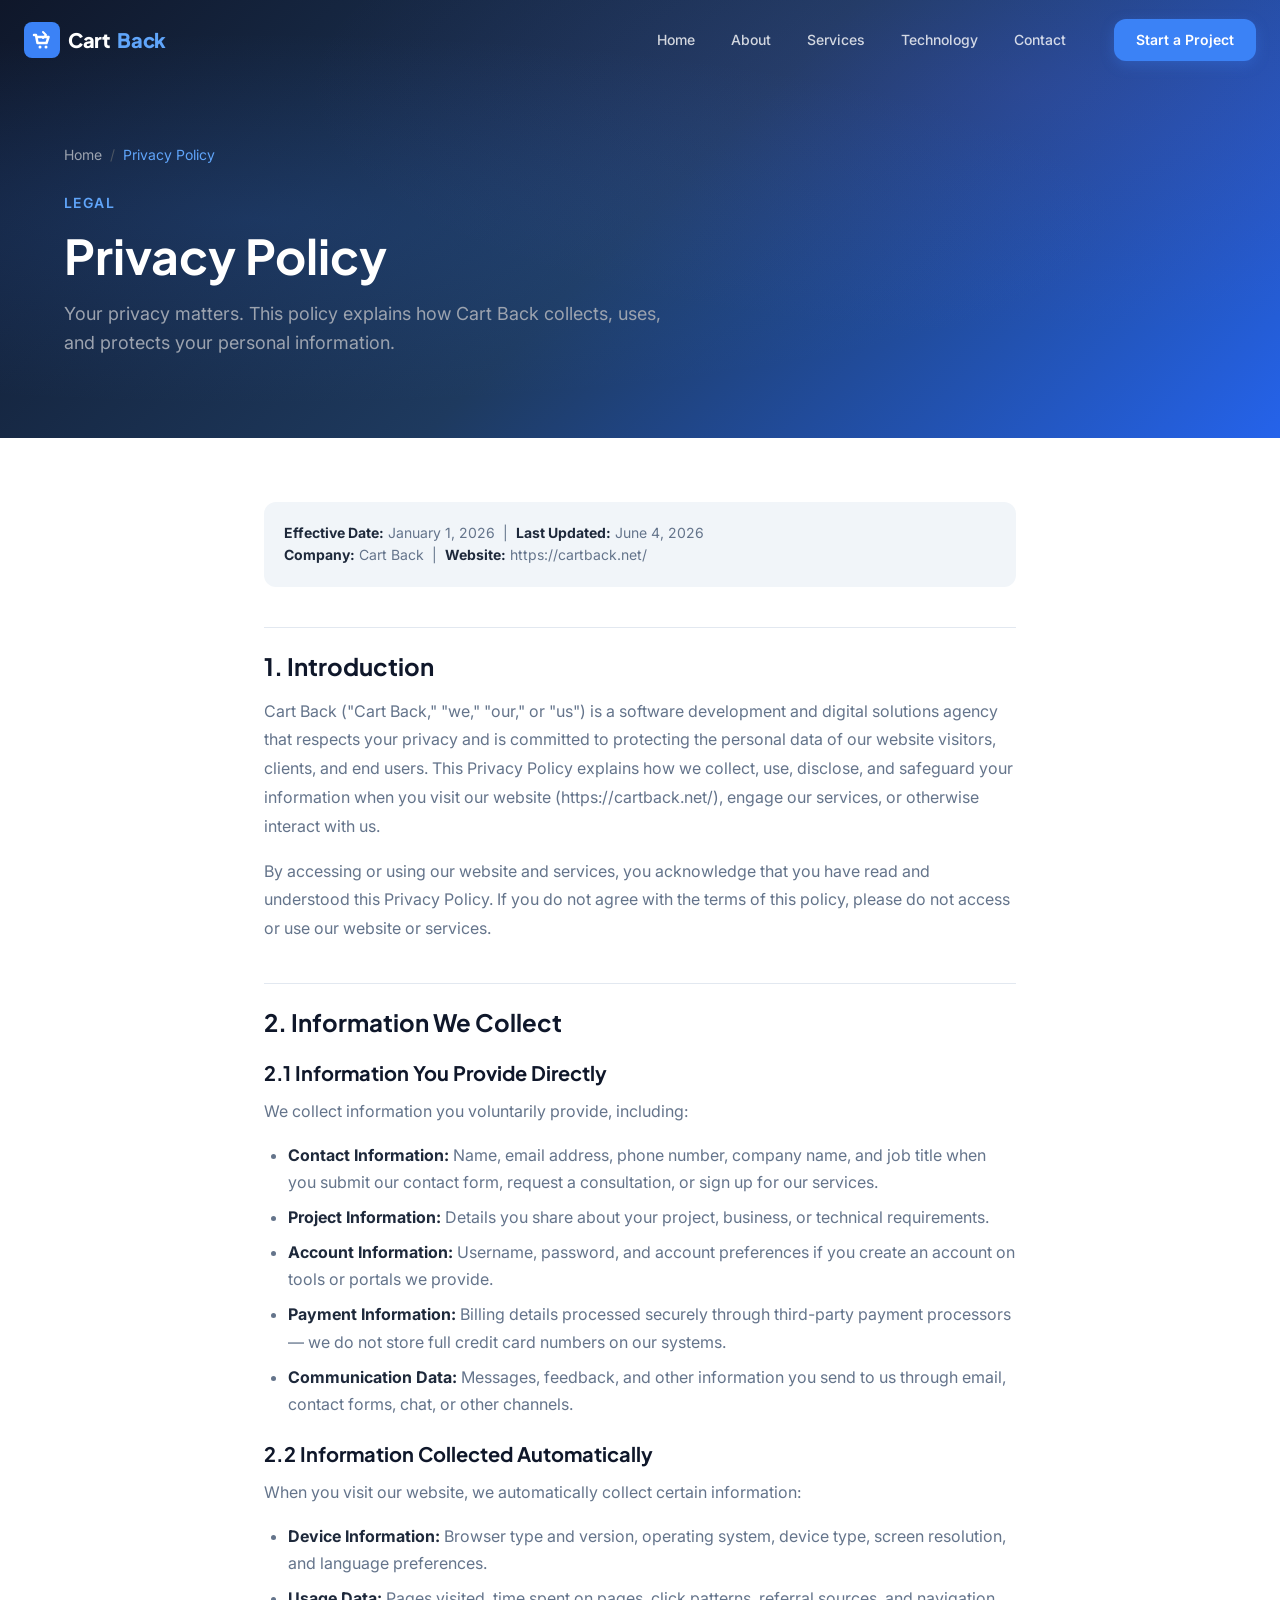
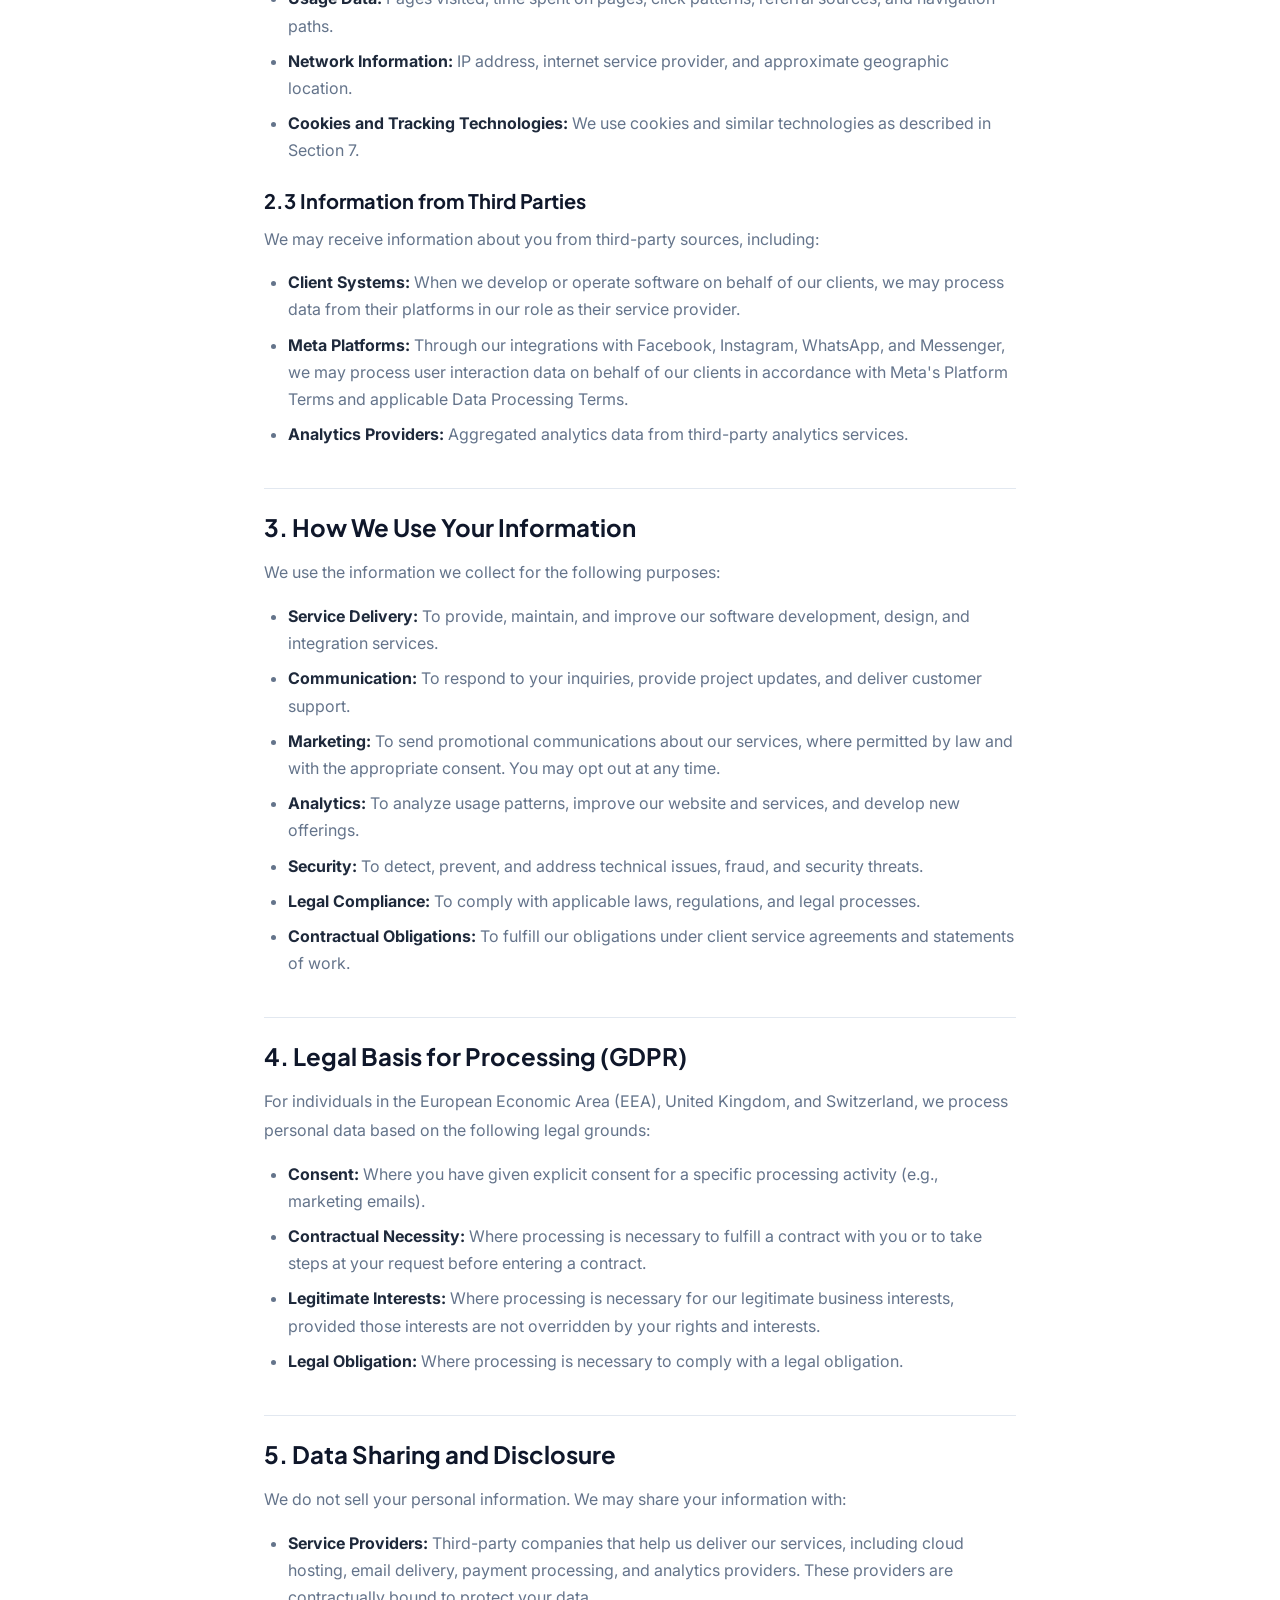
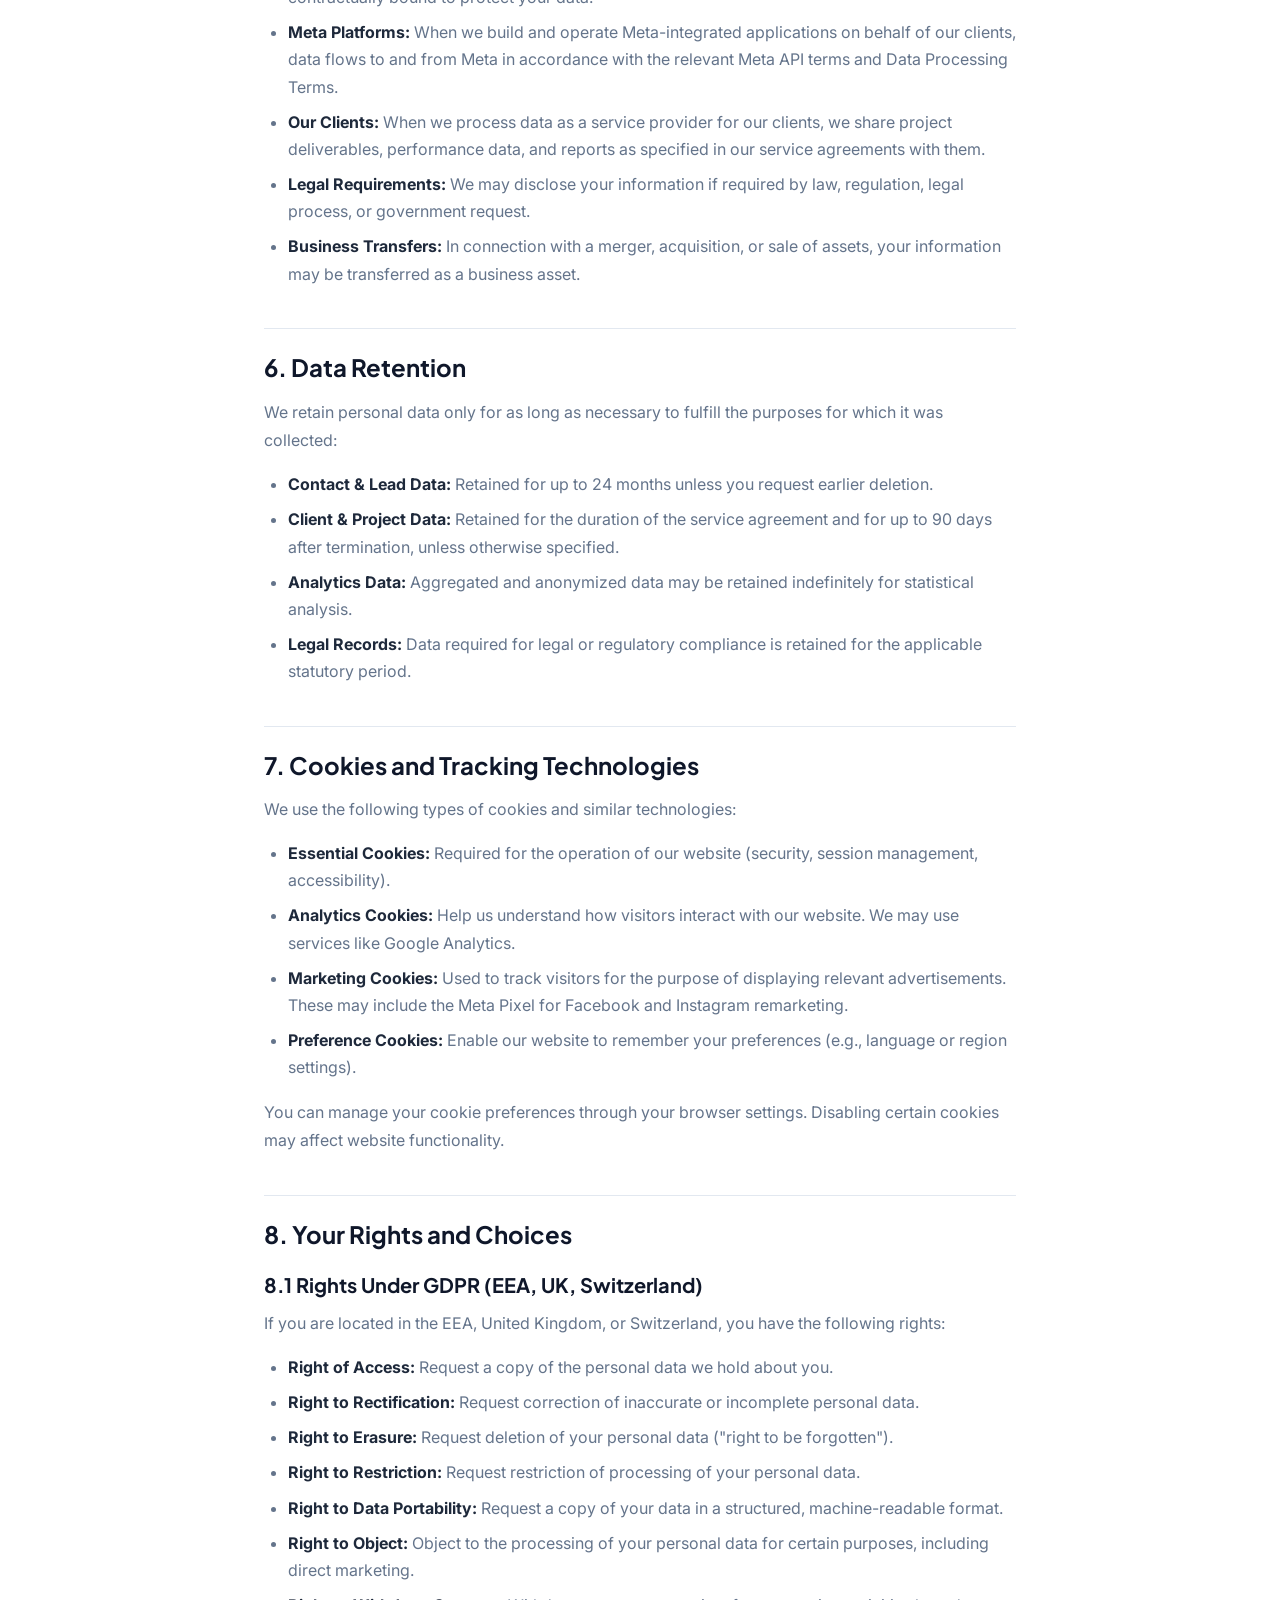
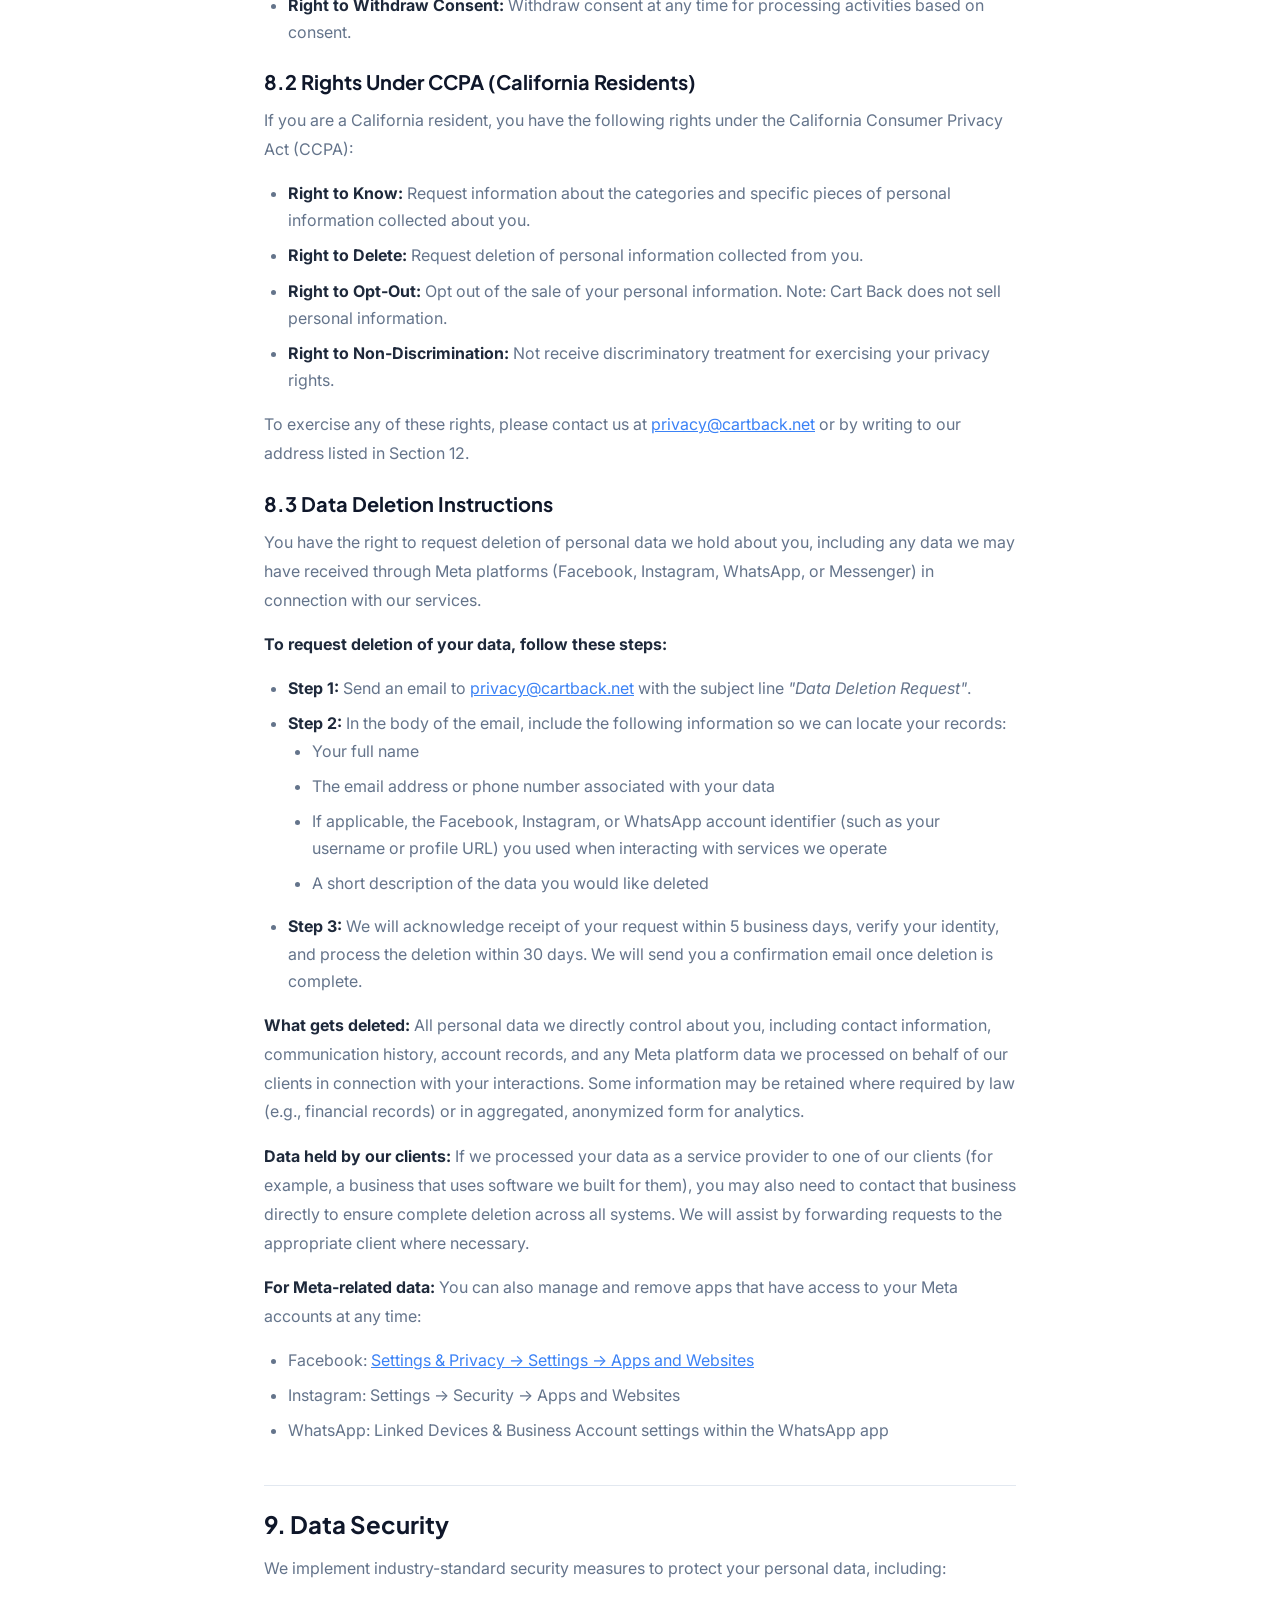
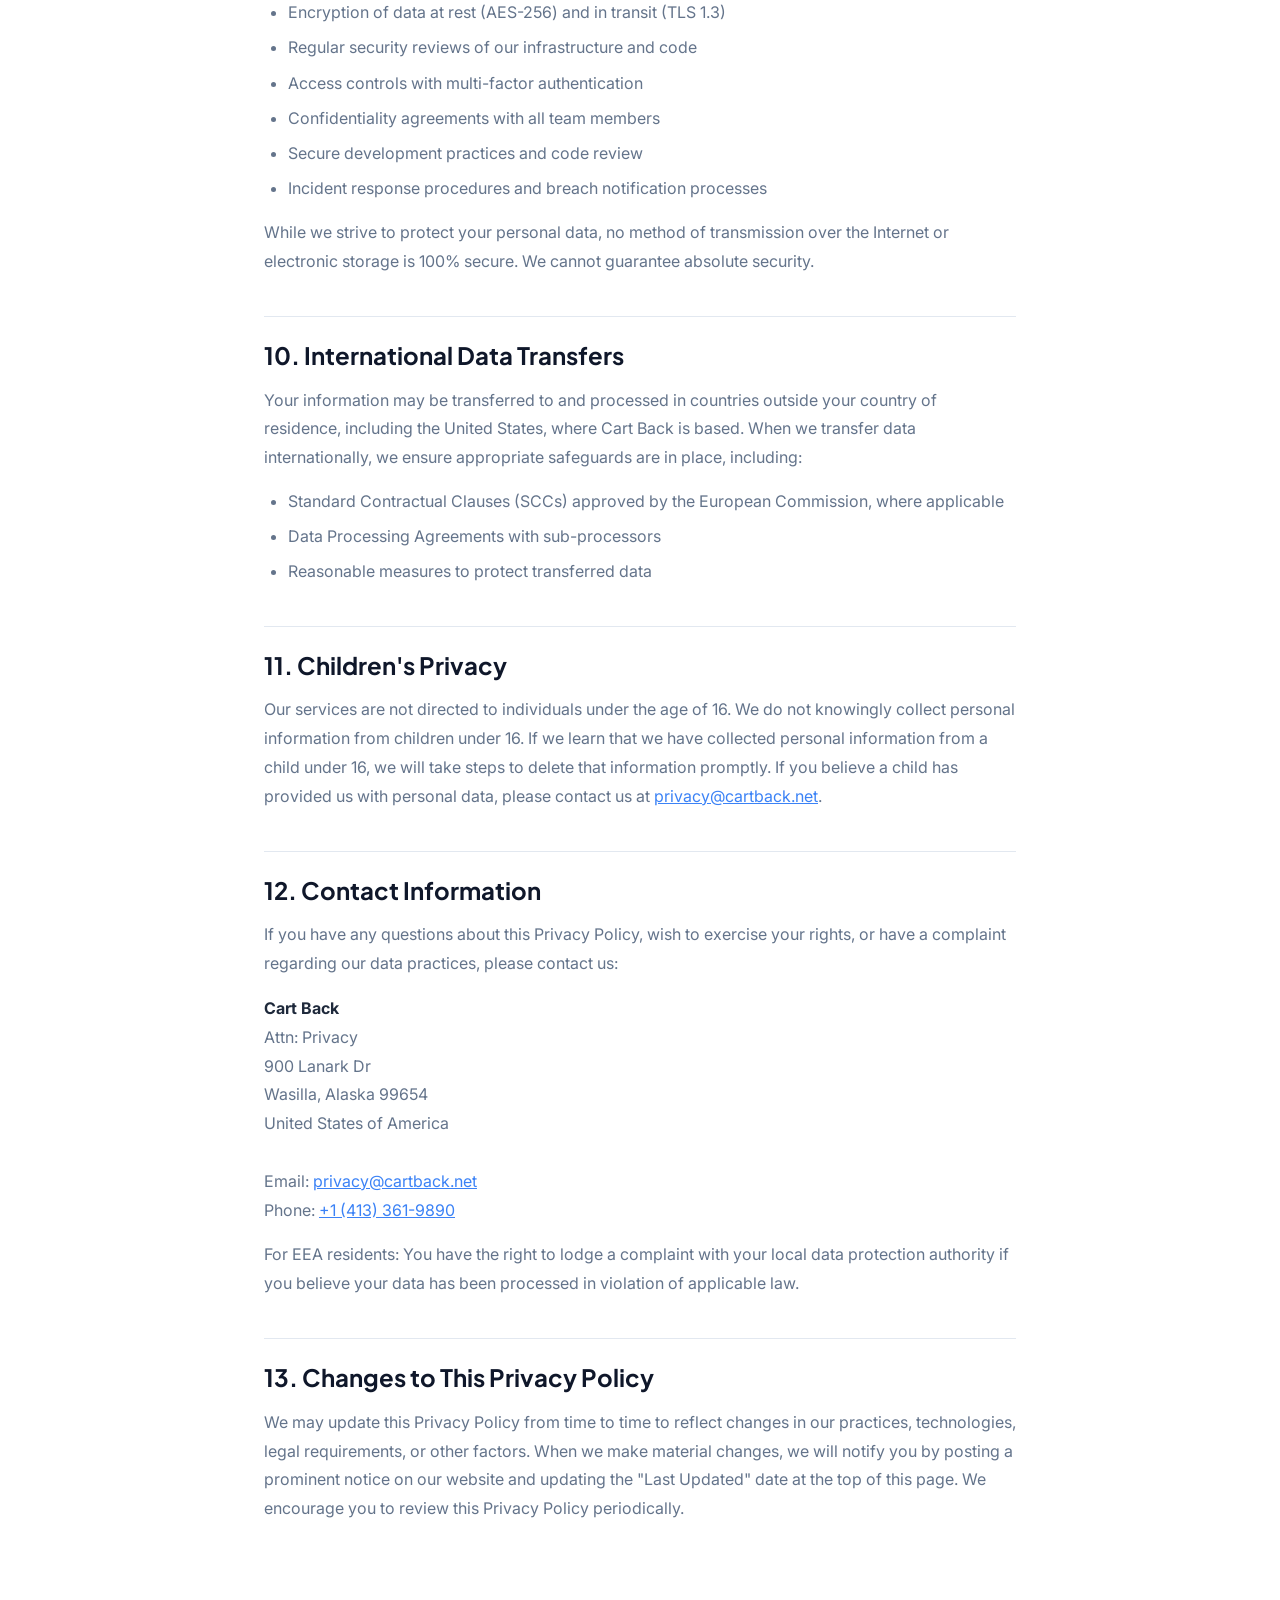
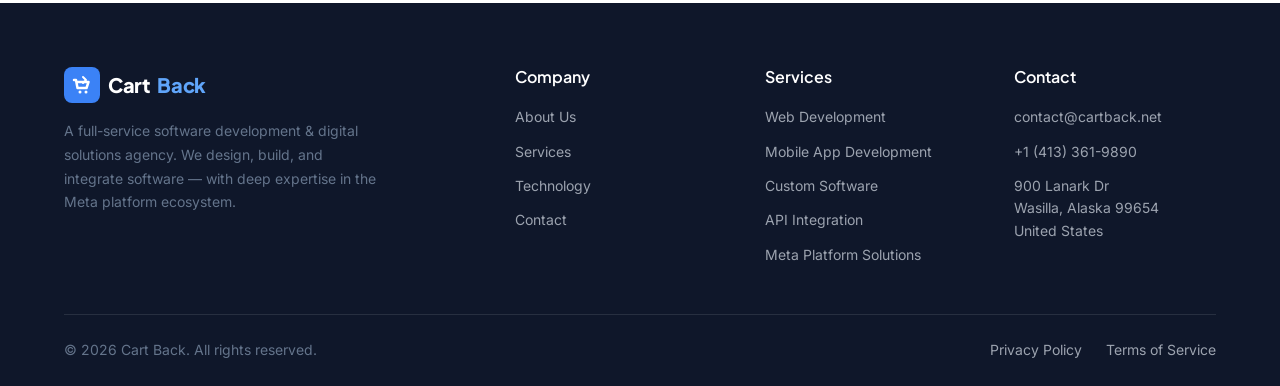
<file: privacy-policy.html>
<!DOCTYPE html>
<html lang="en">
<head>
  <meta charset="UTF-8">
  <meta name="viewport" content="width=device-width, initial-scale=1.0">
  <meta name="description" content="Cart Back Privacy Policy — How our software development agency collects, uses, protects, and shares personal information. GDPR and CCPA aligned.">
  <meta name="author" content="Cart Back">

  <meta property="og:title" content="Privacy Policy — Cart Back">
  <meta property="og:description" content="Cart Back's privacy policy covering data collection, use, protection, and your rights.">
  <meta property="og:type" content="website">
  <meta property="og:url" content="https://cartback.net/privacy-policy.html">

  <title>Privacy Policy — Cart Back</title>

  <link rel="preconnect" href="https://fonts.googleapis.com">
  <link rel="preconnect" href="https://fonts.gstatic.com" crossorigin>
  <link href="https://fonts.googleapis.com/css2?family=Inter:wght@400;500;600;700;800&family=Plus+Jakarta+Sans:wght@600;700;800&display=swap" rel="stylesheet">
  <link rel="stylesheet" href="css/style.css">
</head>
<body>

  <header class="header" role="banner">
    <div class="header-inner">
      <a href="index.html" class="logo" aria-label="Cart Back Home">
        <svg viewBox="0 0 36 36" fill="none"><rect width="36" height="36" rx="8" fill="#3b82f6"/><path d="M10 13h2l1.5 8h9l2-6H14" stroke="#fff" stroke-width="2.5" stroke-linecap="round" stroke-linejoin="round"/><circle cx="16" cy="25" r="1.5" fill="#fff"/><circle cx="22" cy="25" r="1.5" fill="#fff"/><path d="M19 10l3 3-3 3" stroke="#fff" stroke-width="2" stroke-linecap="round" stroke-linejoin="round"/></svg>
        Cart<span class="highlight">Back</span>
      </a>
      <nav class="nav" role="navigation" aria-label="Main navigation">
        <div class="nav-links">
          <a href="index.html">Home</a>
          <a href="about.html">About</a>
          <a href="services.html">Services</a>
          <a href="technology.html">Technology</a>
          <a href="contact.html">Contact</a>
        </div>
        <div class="nav-cta">
          <a href="contact.html" class="btn btn-accent btn-sm">Start a Project</a>
        </div>
      </nav>
      <button class="mobile-toggle" aria-label="Toggle menu"><span></span><span></span><span></span></button>
    </div>
    <div class="mobile-menu">
      <a href="index.html">Home</a><a href="about.html">About</a><a href="services.html">Services</a><a href="technology.html">Technology</a><a href="contact.html">Contact</a>
      <a href="contact.html" class="btn btn-accent">Start a Project</a>
    </div>
  </header>

  <section class="page-hero">
    <div class="container">
      <div class="breadcrumb">
        <a href="index.html">Home</a>
        <span class="separator">/</span>
        <span class="current">Privacy Policy</span>
      </div>
      <span class="label">Legal</span>
      <h1>Privacy Policy</h1>
      <p>Your privacy matters. This policy explains how Cart Back collects, uses, and protects your personal information.</p>
    </div>
  </section>

  <div class="legal-content">

    <div class="legal-meta">
      <strong>Effective Date:</strong> January 1, 2026 &nbsp;|&nbsp; <strong>Last Updated:</strong> June 4, 2026<br>
      <strong>Company:</strong> Cart Back &nbsp;|&nbsp; <strong>Website:</strong> https://cartback.net/
    </div>

    <h2>1. Introduction</h2>
    <p>Cart Back ("Cart Back," "we," "our," or "us") is a software development and digital solutions agency that respects your privacy and is committed to protecting the personal data of our website visitors, clients, and end users. This Privacy Policy explains how we collect, use, disclose, and safeguard your information when you visit our website (https://cartback.net/), engage our services, or otherwise interact with us.</p>
    <p>By accessing or using our website and services, you acknowledge that you have read and understood this Privacy Policy. If you do not agree with the terms of this policy, please do not access or use our website or services.</p>

    <h2>2. Information We Collect</h2>
    <h3>2.1 Information You Provide Directly</h3>
    <p>We collect information you voluntarily provide, including:</p>
    <ul>
      <li><strong>Contact Information:</strong> Name, email address, phone number, company name, and job title when you submit our contact form, request a consultation, or sign up for our services.</li>
      <li><strong>Project Information:</strong> Details you share about your project, business, or technical requirements.</li>
      <li><strong>Account Information:</strong> Username, password, and account preferences if you create an account on tools or portals we provide.</li>
      <li><strong>Payment Information:</strong> Billing details processed securely through third-party payment processors — we do not store full credit card numbers on our systems.</li>
      <li><strong>Communication Data:</strong> Messages, feedback, and other information you send to us through email, contact forms, chat, or other channels.</li>
    </ul>

    <h3>2.2 Information Collected Automatically</h3>
    <p>When you visit our website, we automatically collect certain information:</p>
    <ul>
      <li><strong>Device Information:</strong> Browser type and version, operating system, device type, screen resolution, and language preferences.</li>
      <li><strong>Usage Data:</strong> Pages visited, time spent on pages, click patterns, referral sources, and navigation paths.</li>
      <li><strong>Network Information:</strong> IP address, internet service provider, and approximate geographic location.</li>
      <li><strong>Cookies and Tracking Technologies:</strong> We use cookies and similar technologies as described in Section 7.</li>
    </ul>

    <h3>2.3 Information from Third Parties</h3>
    <p>We may receive information about you from third-party sources, including:</p>
    <ul>
      <li><strong>Client Systems:</strong> When we develop or operate software on behalf of our clients, we may process data from their platforms in our role as their service provider.</li>
      <li><strong>Meta Platforms:</strong> Through our integrations with Facebook, Instagram, WhatsApp, and Messenger, we may process user interaction data on behalf of our clients in accordance with Meta's Platform Terms and applicable Data Processing Terms.</li>
      <li><strong>Analytics Providers:</strong> Aggregated analytics data from third-party analytics services.</li>
    </ul>

    <h2>3. How We Use Your Information</h2>
    <p>We use the information we collect for the following purposes:</p>
    <ul>
      <li><strong>Service Delivery:</strong> To provide, maintain, and improve our software development, design, and integration services.</li>
      <li><strong>Communication:</strong> To respond to your inquiries, provide project updates, and deliver customer support.</li>
      <li><strong>Marketing:</strong> To send promotional communications about our services, where permitted by law and with the appropriate consent. You may opt out at any time.</li>
      <li><strong>Analytics:</strong> To analyze usage patterns, improve our website and services, and develop new offerings.</li>
      <li><strong>Security:</strong> To detect, prevent, and address technical issues, fraud, and security threats.</li>
      <li><strong>Legal Compliance:</strong> To comply with applicable laws, regulations, and legal processes.</li>
      <li><strong>Contractual Obligations:</strong> To fulfill our obligations under client service agreements and statements of work.</li>
    </ul>

    <h2>4. Legal Basis for Processing (GDPR)</h2>
    <p>For individuals in the European Economic Area (EEA), United Kingdom, and Switzerland, we process personal data based on the following legal grounds:</p>
    <ul>
      <li><strong>Consent:</strong> Where you have given explicit consent for a specific processing activity (e.g., marketing emails).</li>
      <li><strong>Contractual Necessity:</strong> Where processing is necessary to fulfill a contract with you or to take steps at your request before entering a contract.</li>
      <li><strong>Legitimate Interests:</strong> Where processing is necessary for our legitimate business interests, provided those interests are not overridden by your rights and interests.</li>
      <li><strong>Legal Obligation:</strong> Where processing is necessary to comply with a legal obligation.</li>
    </ul>

    <h2>5. Data Sharing and Disclosure</h2>
    <p>We do not sell your personal information. We may share your information with:</p>
    <ul>
      <li><strong>Service Providers:</strong> Third-party companies that help us deliver our services, including cloud hosting, email delivery, payment processing, and analytics providers. These providers are contractually bound to protect your data.</li>
      <li><strong>Meta Platforms:</strong> When we build and operate Meta-integrated applications on behalf of our clients, data flows to and from Meta in accordance with the relevant Meta API terms and Data Processing Terms.</li>
      <li><strong>Our Clients:</strong> When we process data as a service provider for our clients, we share project deliverables, performance data, and reports as specified in our service agreements with them.</li>
      <li><strong>Legal Requirements:</strong> We may disclose your information if required by law, regulation, legal process, or government request.</li>
      <li><strong>Business Transfers:</strong> In connection with a merger, acquisition, or sale of assets, your information may be transferred as a business asset.</li>
    </ul>

    <h2>6. Data Retention</h2>
    <p>We retain personal data only for as long as necessary to fulfill the purposes for which it was collected:</p>
    <ul>
      <li><strong>Contact &amp; Lead Data:</strong> Retained for up to 24 months unless you request earlier deletion.</li>
      <li><strong>Client &amp; Project Data:</strong> Retained for the duration of the service agreement and for up to 90 days after termination, unless otherwise specified.</li>
      <li><strong>Analytics Data:</strong> Aggregated and anonymized data may be retained indefinitely for statistical analysis.</li>
      <li><strong>Legal Records:</strong> Data required for legal or regulatory compliance is retained for the applicable statutory period.</li>
    </ul>

    <h2>7. Cookies and Tracking Technologies</h2>
    <p>We use the following types of cookies and similar technologies:</p>
    <ul>
      <li><strong>Essential Cookies:</strong> Required for the operation of our website (security, session management, accessibility).</li>
      <li><strong>Analytics Cookies:</strong> Help us understand how visitors interact with our website. We may use services like Google Analytics.</li>
      <li><strong>Marketing Cookies:</strong> Used to track visitors for the purpose of displaying relevant advertisements. These may include the Meta Pixel for Facebook and Instagram remarketing.</li>
      <li><strong>Preference Cookies:</strong> Enable our website to remember your preferences (e.g., language or region settings).</li>
    </ul>
    <p>You can manage your cookie preferences through your browser settings. Disabling certain cookies may affect website functionality.</p>

    <h2>8. Your Rights and Choices</h2>
    <h3>8.1 Rights Under GDPR (EEA, UK, Switzerland)</h3>
    <p>If you are located in the EEA, United Kingdom, or Switzerland, you have the following rights:</p>
    <ul>
      <li><strong>Right of Access:</strong> Request a copy of the personal data we hold about you.</li>
      <li><strong>Right to Rectification:</strong> Request correction of inaccurate or incomplete personal data.</li>
      <li><strong>Right to Erasure:</strong> Request deletion of your personal data ("right to be forgotten").</li>
      <li><strong>Right to Restriction:</strong> Request restriction of processing of your personal data.</li>
      <li><strong>Right to Data Portability:</strong> Request a copy of your data in a structured, machine-readable format.</li>
      <li><strong>Right to Object:</strong> Object to the processing of your personal data for certain purposes, including direct marketing.</li>
      <li><strong>Right to Withdraw Consent:</strong> Withdraw consent at any time for processing activities based on consent.</li>
    </ul>

    <h3>8.2 Rights Under CCPA (California Residents)</h3>
    <p>If you are a California resident, you have the following rights under the California Consumer Privacy Act (CCPA):</p>
    <ul>
      <li><strong>Right to Know:</strong> Request information about the categories and specific pieces of personal information collected about you.</li>
      <li><strong>Right to Delete:</strong> Request deletion of personal information collected from you.</li>
      <li><strong>Right to Opt-Out:</strong> Opt out of the sale of your personal information. Note: Cart Back does not sell personal information.</li>
      <li><strong>Right to Non-Discrimination:</strong> Not receive discriminatory treatment for exercising your privacy rights.</li>
    </ul>

    <p>To exercise any of these rights, please contact us at <a href="mailto:privacy@cartback.net">privacy@cartback.net</a> or by writing to our address listed in Section 12.</p>

    <h3 id="data-deletion">8.3 Data Deletion Instructions</h3>
    <p>You have the right to request deletion of personal data we hold about you, including any data we may have received through Meta platforms (Facebook, Instagram, WhatsApp, or Messenger) in connection with our services.</p>
    <p><strong>To request deletion of your data, follow these steps:</strong></p>
    <ul>
      <li><strong>Step 1:</strong> Send an email to <a href="mailto:privacy@cartback.net">privacy@cartback.net</a> with the subject line <em>"Data Deletion Request"</em>.</li>
      <li><strong>Step 2:</strong> In the body of the email, include the following information so we can locate your records:
        <ul>
          <li>Your full name</li>
          <li>The email address or phone number associated with your data</li>
          <li>If applicable, the Facebook, Instagram, or WhatsApp account identifier (such as your username or profile URL) you used when interacting with services we operate</li>
          <li>A short description of the data you would like deleted</li>
        </ul>
      </li>
      <li><strong>Step 3:</strong> We will acknowledge receipt of your request within 5 business days, verify your identity, and process the deletion within 30 days. We will send you a confirmation email once deletion is complete.</li>
    </ul>
    <p><strong>What gets deleted:</strong> All personal data we directly control about you, including contact information, communication history, account records, and any Meta platform data we processed on behalf of our clients in connection with your interactions. Some information may be retained where required by law (e.g., financial records) or in aggregated, anonymized form for analytics.</p>
    <p><strong>Data held by our clients:</strong> If we processed your data as a service provider to one of our clients (for example, a business that uses software we built for them), you may also need to contact that business directly to ensure complete deletion across all systems. We will assist by forwarding requests to the appropriate client where necessary.</p>
    <p><strong>For Meta-related data:</strong> You can also manage and remove apps that have access to your Meta accounts at any time:</p>
    <ul>
      <li>Facebook: <a href="https://www.facebook.com/settings?tab=applications" target="_blank" rel="noopener">Settings &amp; Privacy → Settings → Apps and Websites</a></li>
      <li>Instagram: Settings → Security → Apps and Websites</li>
      <li>WhatsApp: Linked Devices &amp; Business Account settings within the WhatsApp app</li>
    </ul>

    <h2>9. Data Security</h2>
    <p>We implement industry-standard security measures to protect your personal data, including:</p>
    <ul>
      <li>Encryption of data at rest (AES-256) and in transit (TLS 1.3)</li>
      <li>Regular security reviews of our infrastructure and code</li>
      <li>Access controls with multi-factor authentication</li>
      <li>Confidentiality agreements with all team members</li>
      <li>Secure development practices and code review</li>
      <li>Incident response procedures and breach notification processes</li>
    </ul>
    <p>While we strive to protect your personal data, no method of transmission over the Internet or electronic storage is 100% secure. We cannot guarantee absolute security.</p>

    <h2>10. International Data Transfers</h2>
    <p>Your information may be transferred to and processed in countries outside your country of residence, including the United States, where Cart Back is based. When we transfer data internationally, we ensure appropriate safeguards are in place, including:</p>
    <ul>
      <li>Standard Contractual Clauses (SCCs) approved by the European Commission, where applicable</li>
      <li>Data Processing Agreements with sub-processors</li>
      <li>Reasonable measures to protect transferred data</li>
    </ul>

    <h2>11. Children's Privacy</h2>
    <p>Our services are not directed to individuals under the age of 16. We do not knowingly collect personal information from children under 16. If we learn that we have collected personal information from a child under 16, we will take steps to delete that information promptly. If you believe a child has provided us with personal data, please contact us at <a href="mailto:privacy@cartback.net">privacy@cartback.net</a>.</p>

    <h2>12. Contact Information</h2>
    <p>If you have any questions about this Privacy Policy, wish to exercise your rights, or have a complaint regarding our data practices, please contact us:</p>
    <p>
      <strong>Cart Back</strong><br>
      Attn: Privacy<br>
      900 Lanark Dr<br>
      Wasilla, Alaska 99654<br>
      United States of America<br><br>
      Email: <a href="mailto:privacy@cartback.net">privacy@cartback.net</a><br>
      Phone: <a href="tel:+14133619890">+1 (413) 361-9890</a>
    </p>
    <p>For EEA residents: You have the right to lodge a complaint with your local data protection authority if you believe your data has been processed in violation of applicable law.</p>

    <h2>13. Changes to This Privacy Policy</h2>
    <p>We may update this Privacy Policy from time to time to reflect changes in our practices, technologies, legal requirements, or other factors. When we make material changes, we will notify you by posting a prominent notice on our website and updating the "Last Updated" date at the top of this page. We encourage you to review this Privacy Policy periodically.</p>

  </div>

  <footer class="footer" role="contentinfo">
    <div class="container">
      <div class="footer-grid">
        <div class="footer-brand">
          <a href="index.html" class="logo">
            <svg viewBox="0 0 36 36" fill="none"><rect width="36" height="36" rx="8" fill="#3b82f6"/><path d="M10 13h2l1.5 8h9l2-6H14" stroke="#fff" stroke-width="2.5" stroke-linecap="round" stroke-linejoin="round"/><circle cx="16" cy="25" r="1.5" fill="#fff"/><circle cx="22" cy="25" r="1.5" fill="#fff"/><path d="M19 10l3 3-3 3" stroke="#fff" stroke-width="2" stroke-linecap="round" stroke-linejoin="round"/></svg>
            Cart<span class="highlight">Back</span>
          </a>
          <p>A full-service software development &amp; digital solutions agency. We design, build, and integrate software — with deep expertise in the Meta platform ecosystem.</p>
        </div>
        <div class="footer-column">
          <h4>Company</h4>
          <div class="footer-links"><a href="about.html">About Us</a><a href="services.html">Services</a><a href="technology.html">Technology</a><a href="contact.html">Contact</a></div>
        </div>
        <div class="footer-column">
          <h4>Services</h4>
          <div class="footer-links"><a href="services.html">Web Development</a><a href="services.html">Mobile App Development</a><a href="services.html">Custom Software</a><a href="services.html">API Integration</a><a href="services.html">Meta Platform Solutions</a></div>
        </div>
        <div class="footer-column">
          <h4>Contact</h4>
          <div class="footer-links">
            <a href="mailto:contact@cartback.net">contact@cartback.net</a>
            <a href="tel:+14133619890">+1 (413) 361-9890</a>
            <a>900 Lanark Dr<br>Wasilla, Alaska 99654<br>United States</a>
          </div>
        </div>
      </div>
      <div class="footer-bottom">
        <p>&copy; 2026 Cart Back. All rights reserved.</p>
        <div class="footer-legal"><a href="privacy-policy.html">Privacy Policy</a><a href="terms-of-service.html">Terms of Service</a></div>
      </div>
    </div>
  </footer>

  <script src="js/main.js"></script>
</body>
</html>
</file>
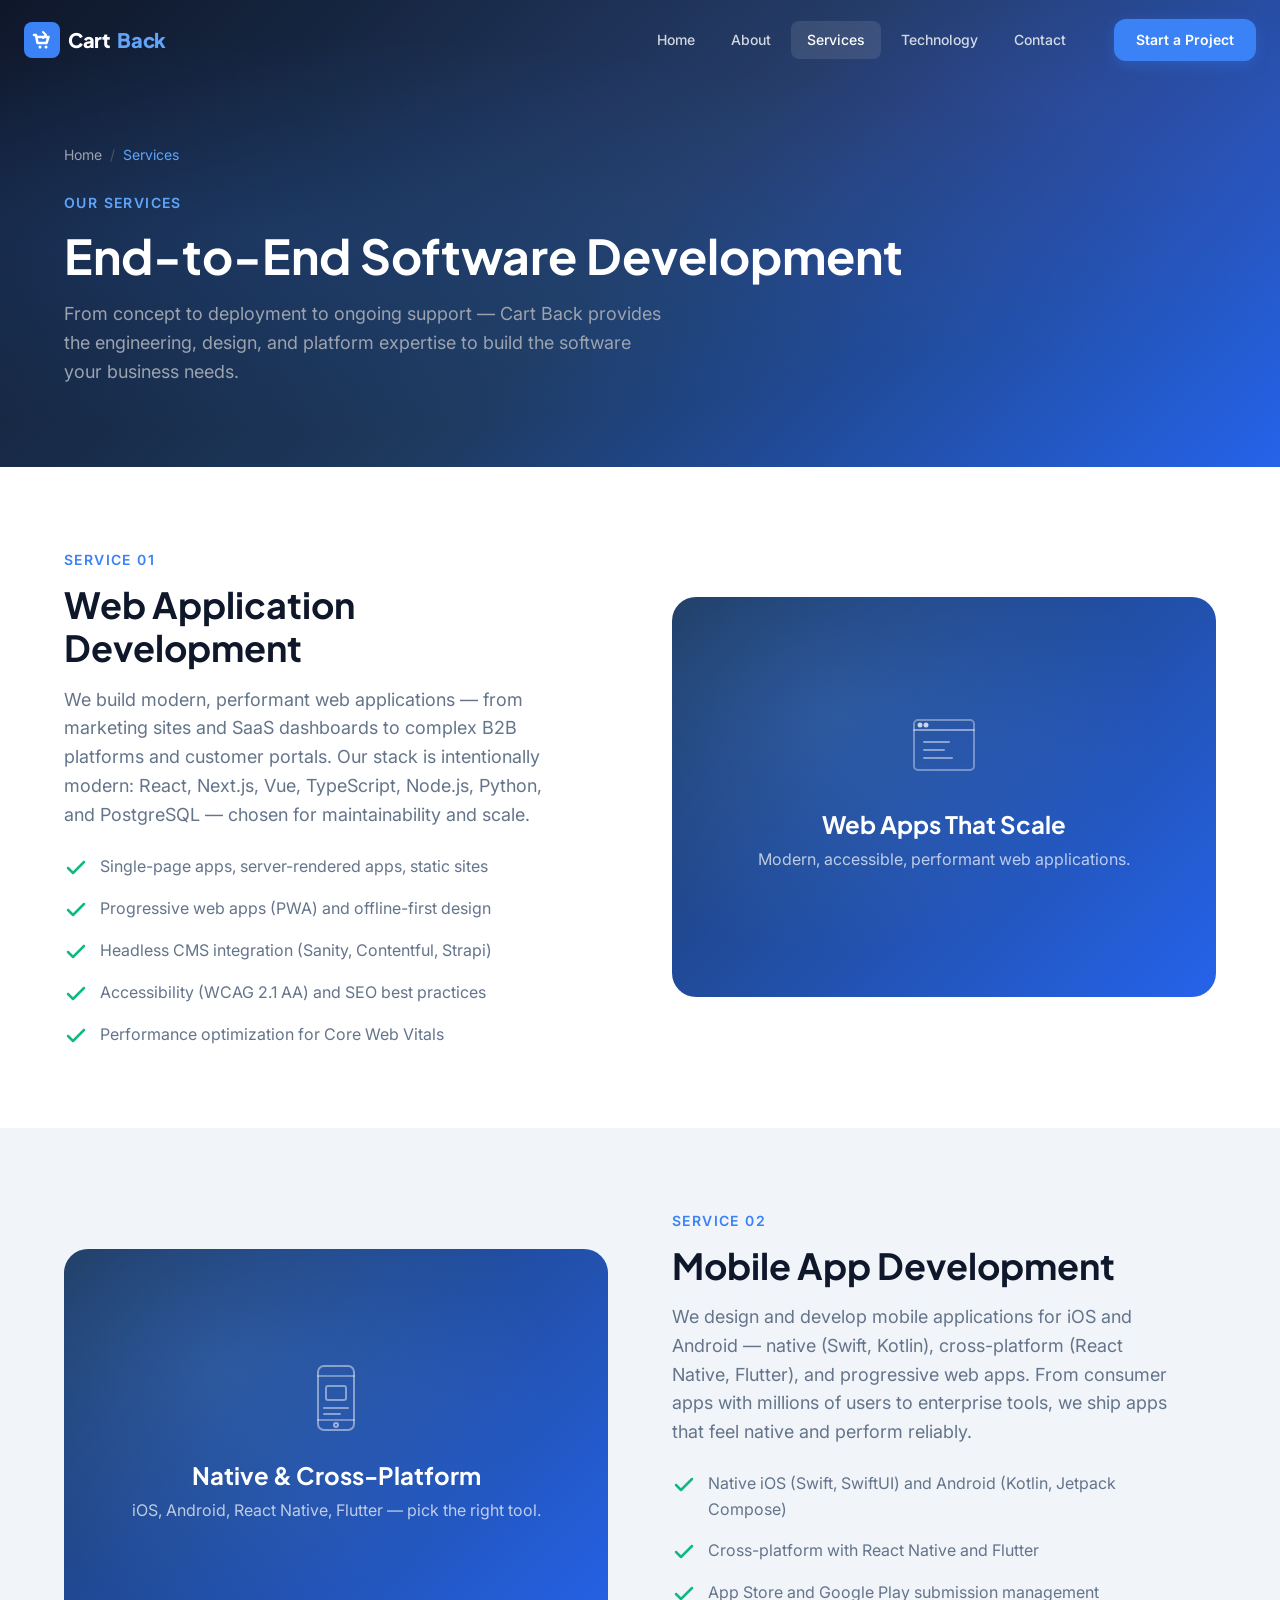
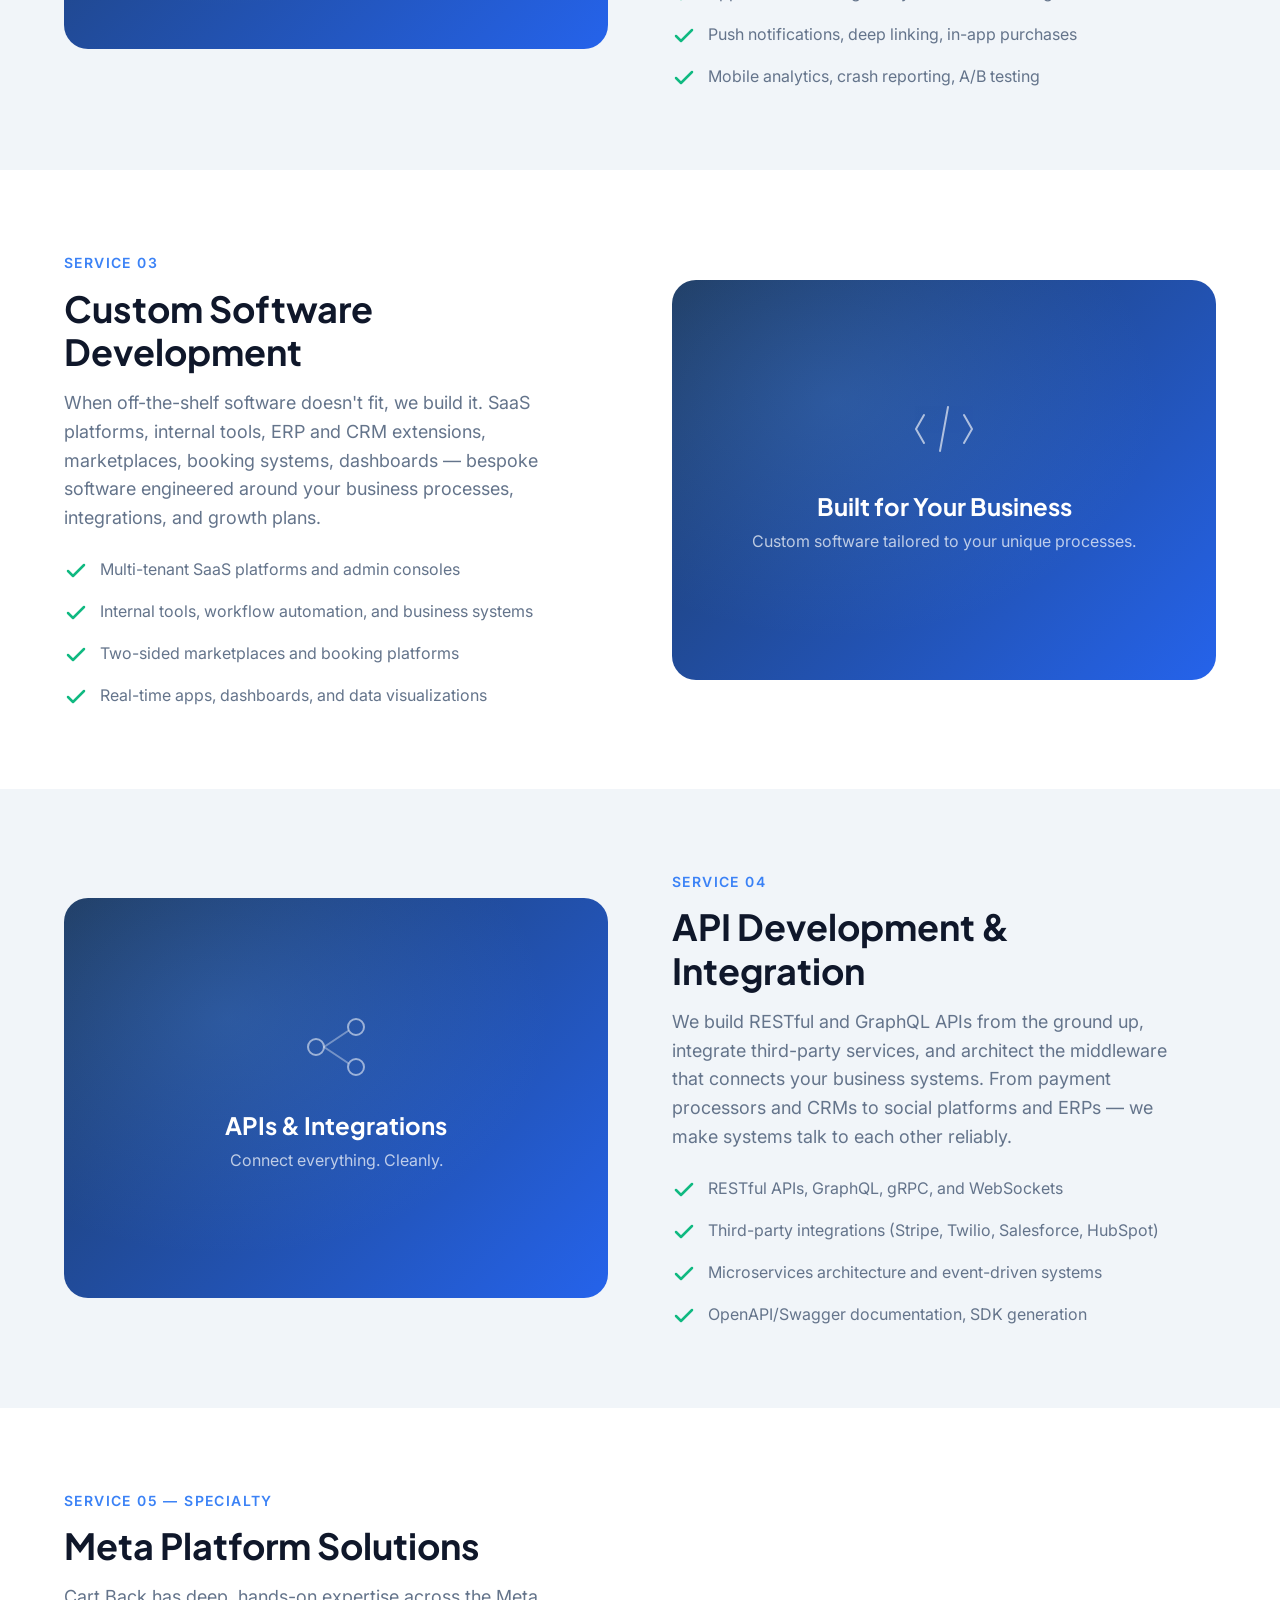
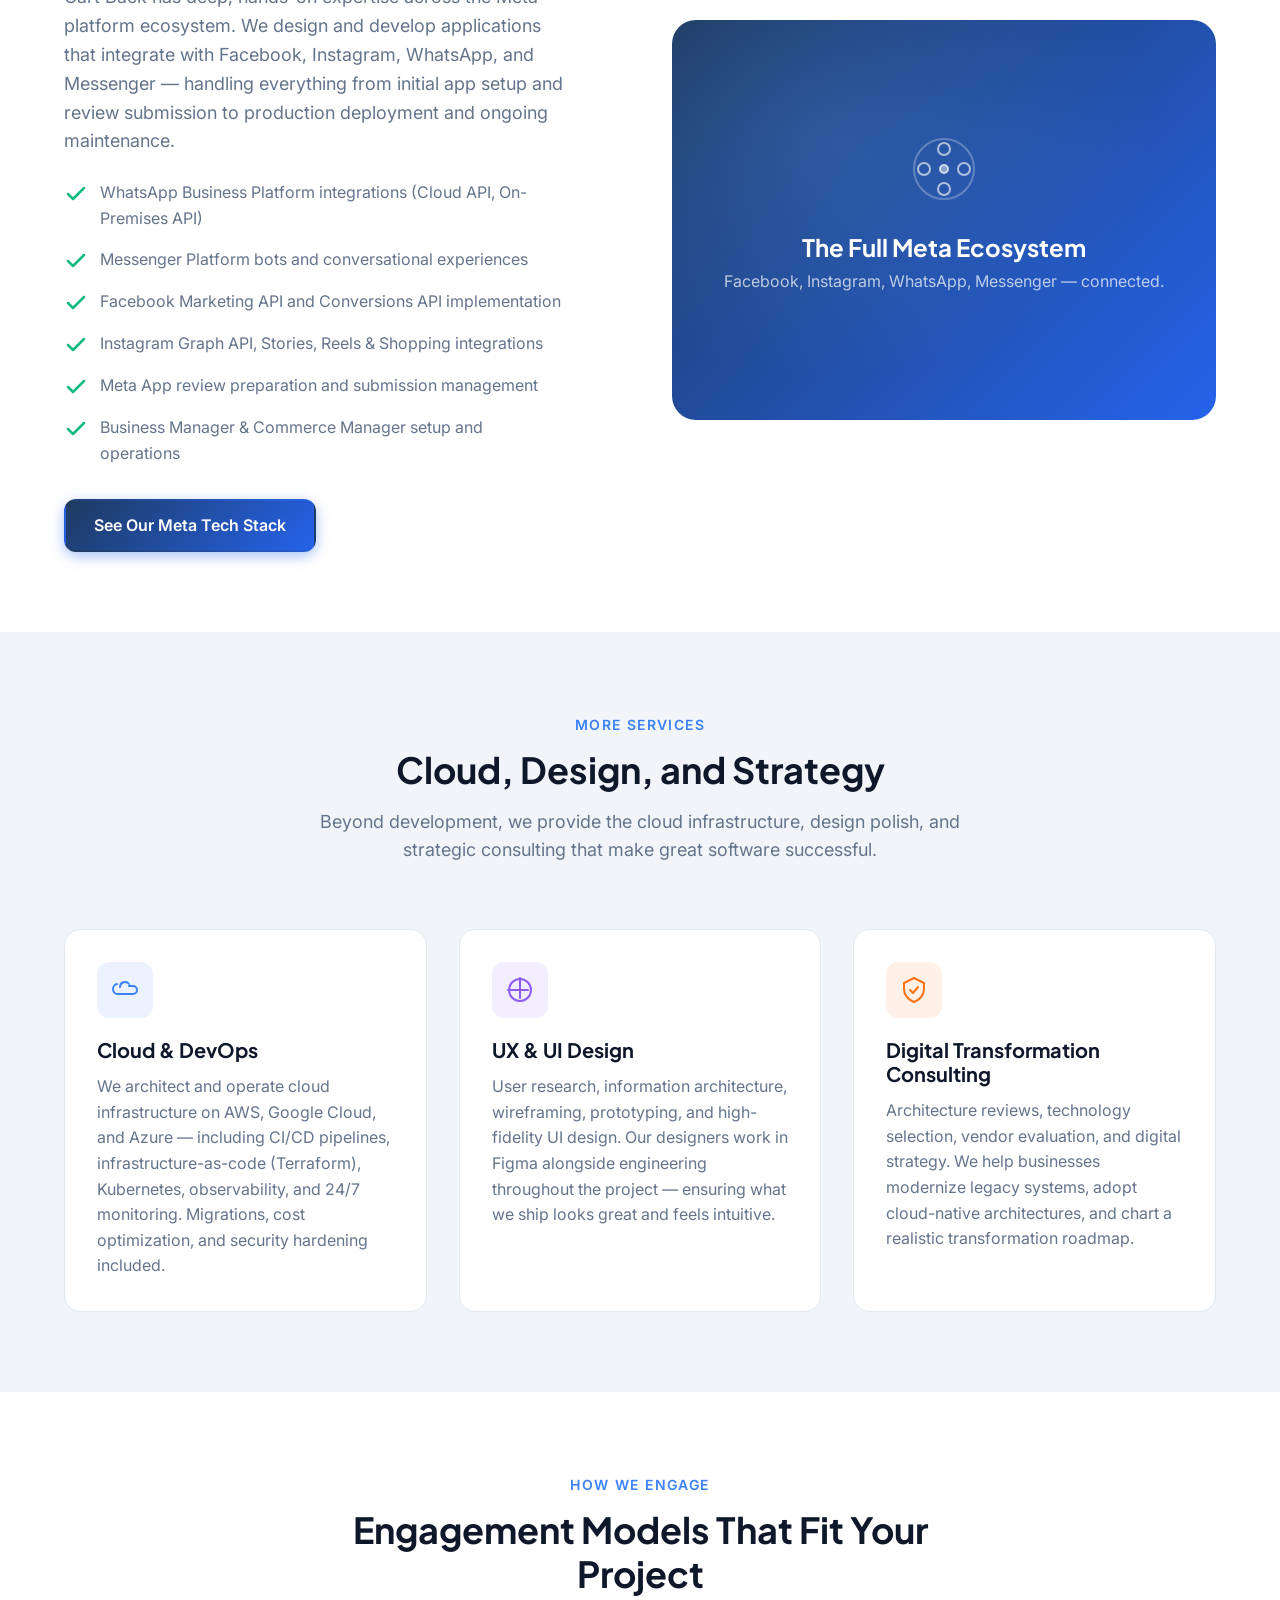
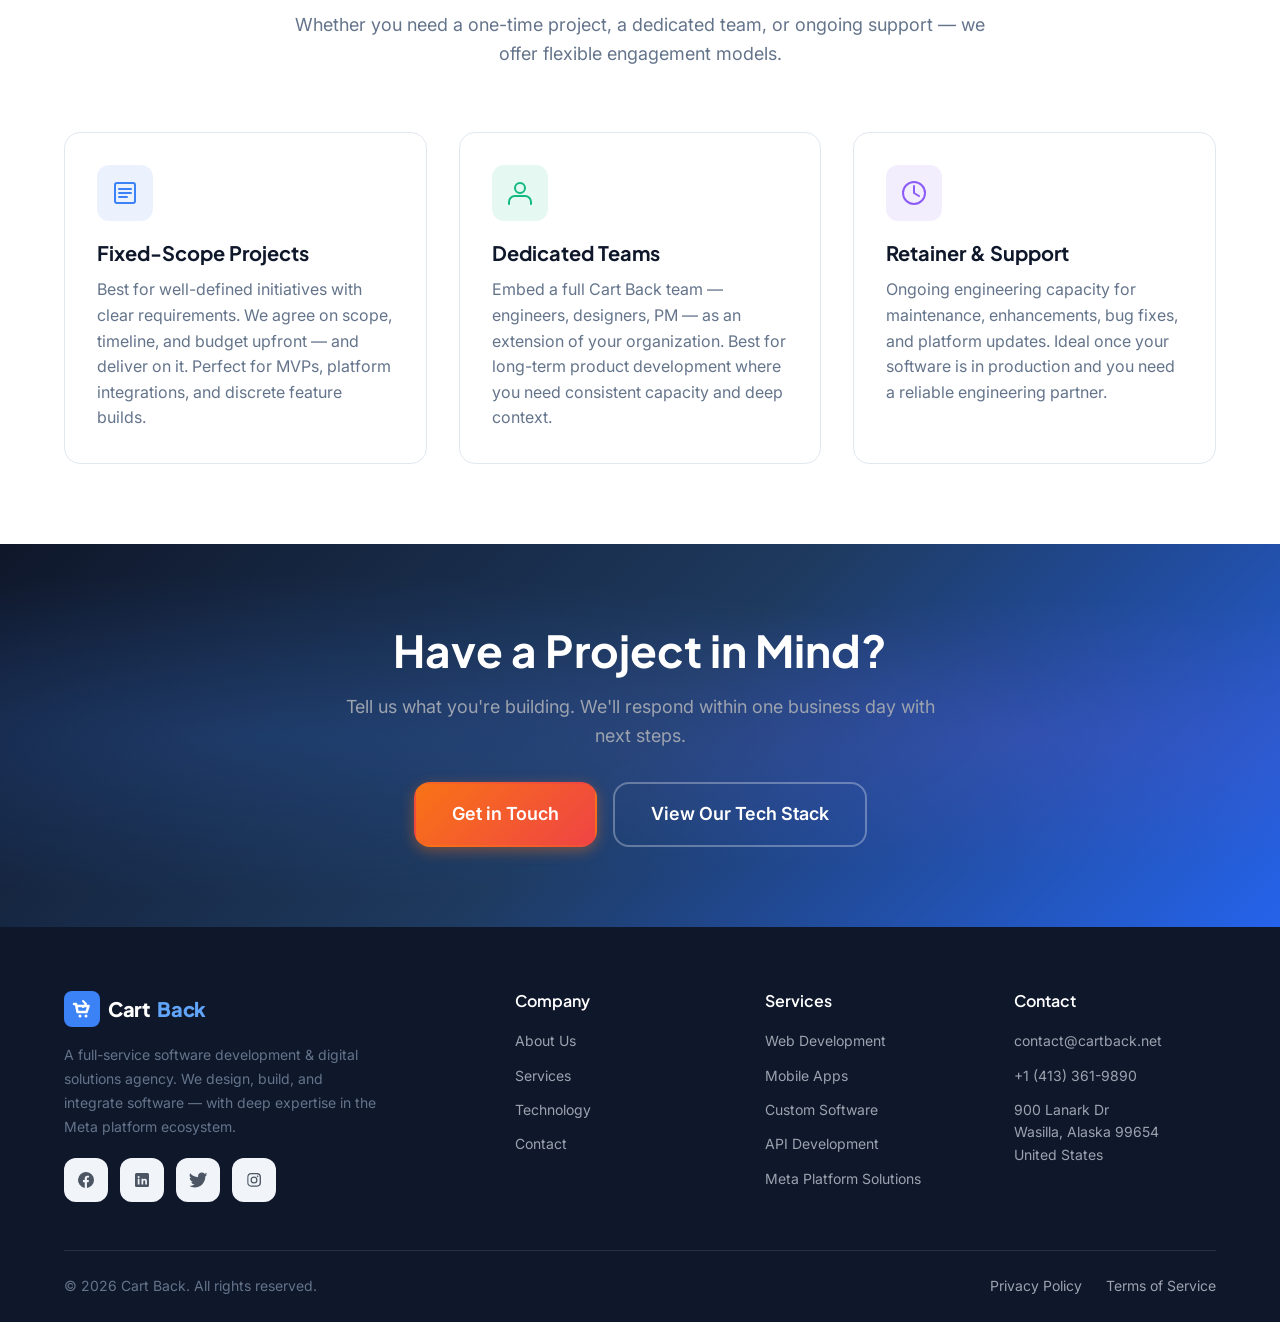
<file: services.html>
<!DOCTYPE html>
<html lang="en">
<head>
  <meta charset="UTF-8">
  <meta name="viewport" content="width=device-width, initial-scale=1.0">
  <meta name="description" content="Cart Back Services — Web app development, mobile app development, custom software, API integrations, Meta platform solutions, cloud &amp; DevOps, UX/UI design, and digital consulting.">
  <meta name="keywords" content="web development services, mobile app development, custom software, API development, Meta platform integration, WhatsApp Business API, Facebook Marketing API, cloud DevOps, UX UI design">
  <meta name="author" content="Cart Back">

  <meta property="og:title" content="Our Services — Cart Back">
  <meta property="og:description" content="Full-service software development — web apps, mobile apps, custom software, API integrations, and Meta platform solutions.">
  <meta property="og:type" content="website">
  <meta property="og:url" content="https://cartback.net/services.html">

  <title>Services — Cart Back</title>

  <link rel="preconnect" href="https://fonts.googleapis.com">
  <link rel="preconnect" href="https://fonts.gstatic.com" crossorigin>
  <link href="https://fonts.googleapis.com/css2?family=Inter:wght@400;500;600;700;800&family=Plus+Jakarta+Sans:wght@600;700;800&display=swap" rel="stylesheet">
  <link rel="stylesheet" href="css/style.css">
</head>
<body>

  <header class="header" role="banner">
    <div class="header-inner">
      <a href="index.html" class="logo" aria-label="Cart Back Home">
        <svg viewBox="0 0 36 36" fill="none"><rect width="36" height="36" rx="8" fill="#3b82f6"/><path d="M10 13h2l1.5 8h9l2-6H14" stroke="#fff" stroke-width="2.5" stroke-linecap="round" stroke-linejoin="round"/><circle cx="16" cy="25" r="1.5" fill="#fff"/><circle cx="22" cy="25" r="1.5" fill="#fff"/><path d="M19 10l3 3-3 3" stroke="#fff" stroke-width="2" stroke-linecap="round" stroke-linejoin="round"/></svg>
        Cart<span class="highlight">Back</span>
      </a>
      <nav class="nav" role="navigation" aria-label="Main navigation">
        <div class="nav-links">
          <a href="index.html">Home</a>
          <a href="about.html">About</a>
          <a href="services.html" class="active">Services</a>
          <a href="technology.html">Technology</a>
          <a href="contact.html">Contact</a>
        </div>
        <div class="nav-cta">
          <a href="contact.html" class="btn btn-accent btn-sm">Start a Project</a>
        </div>
      </nav>
      <button class="mobile-toggle" aria-label="Toggle menu"><span></span><span></span><span></span></button>
    </div>
    <div class="mobile-menu">
      <a href="index.html">Home</a><a href="about.html">About</a><a href="services.html">Services</a><a href="technology.html">Technology</a><a href="contact.html">Contact</a>
      <a href="contact.html" class="btn btn-accent">Start a Project</a>
    </div>
  </header>

  <section class="page-hero">
    <div class="container">
      <div class="breadcrumb">
        <a href="index.html">Home</a>
        <span class="separator">/</span>
        <span class="current">Services</span>
      </div>
      <span class="label">Our Services</span>
      <h1>End-to-End Software Development</h1>
      <p>From concept to deployment to ongoing support — Cart Back provides the engineering, design, and platform expertise to build the software your business needs.</p>
    </div>
  </section>

  <!-- Service 1: Web Development -->
  <section class="section" id="web-development">
    <div class="container">
      <div class="feature-grid">
        <div class="feature-content fade-in-left">
          <span class="label">Service 01</span>
          <h2>Web Application Development</h2>
          <p>We build modern, performant web applications — from marketing sites and SaaS dashboards to complex B2B platforms and customer portals. Our stack is intentionally modern: React, Next.js, Vue, TypeScript, Node.js, Python, and PostgreSQL — chosen for maintainability and scale.</p>
          <div class="feature-list">
            <div class="feature-list-item">
              <svg viewBox="0 0 24 24" fill="none" stroke="currentColor" stroke-width="2.5" stroke-linecap="round" stroke-linejoin="round"><path d="M20 6L9 17l-5-5"/></svg>
              <span>Single-page apps, server-rendered apps, static sites</span>
            </div>
            <div class="feature-list-item">
              <svg viewBox="0 0 24 24" fill="none" stroke="currentColor" stroke-width="2.5" stroke-linecap="round" stroke-linejoin="round"><path d="M20 6L9 17l-5-5"/></svg>
              <span>Progressive web apps (PWA) and offline-first design</span>
            </div>
            <div class="feature-list-item">
              <svg viewBox="0 0 24 24" fill="none" stroke="currentColor" stroke-width="2.5" stroke-linecap="round" stroke-linejoin="round"><path d="M20 6L9 17l-5-5"/></svg>
              <span>Headless CMS integration (Sanity, Contentful, Strapi)</span>
            </div>
            <div class="feature-list-item">
              <svg viewBox="0 0 24 24" fill="none" stroke="currentColor" stroke-width="2.5" stroke-linecap="round" stroke-linejoin="round"><path d="M20 6L9 17l-5-5"/></svg>
              <span>Accessibility (WCAG 2.1 AA) and SEO best practices</span>
            </div>
            <div class="feature-list-item">
              <svg viewBox="0 0 24 24" fill="none" stroke="currentColor" stroke-width="2.5" stroke-linecap="round" stroke-linejoin="round"><path d="M20 6L9 17l-5-5"/></svg>
              <span>Performance optimization for Core Web Vitals</span>
            </div>
          </div>
        </div>
        <div class="feature-image fade-in-right">
          <div class="feature-image-content">
            <svg viewBox="0 0 80 80" fill="none" stroke="rgba(255,255,255,0.8)" stroke-width="2" stroke-linecap="round" stroke-linejoin="round">
              <rect x="10" y="14" width="60" height="50" rx="4" stroke="rgba(255,255,255,0.4)"/>
              <path d="M10 24h60" stroke="rgba(255,255,255,0.5)"/>
              <circle cx="16" cy="19" r="1.5" fill="rgba(255,255,255,0.6)"/>
              <circle cx="22" cy="19" r="1.5" fill="rgba(255,255,255,0.6)"/>
              <path d="M20 36h25M20 44h20M20 52h28" stroke="rgba(255,255,255,0.5)"/>
            </svg>
            <h3>Web Apps That Scale</h3>
            <p>Modern, accessible, performant web applications.</p>
          </div>
        </div>
      </div>
    </div>
  </section>

  <!-- Service 2: Mobile Development -->
  <section class="section section-alt" id="mobile-development">
    <div class="container">
      <div class="feature-grid">
        <div class="feature-image fade-in-left">
          <div class="feature-image-content">
            <svg viewBox="0 0 80 80" fill="none" stroke="rgba(255,255,255,0.8)" stroke-width="2" stroke-linecap="round" stroke-linejoin="round">
              <rect x="22" y="8" width="36" height="64" rx="6" stroke="rgba(255,255,255,0.5)"/>
              <path d="M22 18h36M22 62h36" stroke="rgba(255,255,255,0.4)"/>
              <circle cx="40" cy="67" r="2" stroke="rgba(255,255,255,0.6)"/>
              <rect x="30" y="28" width="20" height="14" rx="2" stroke="rgba(255,255,255,0.5)"/>
              <path d="M28 50h24M28 56h16" stroke="rgba(255,255,255,0.5)"/>
            </svg>
            <h3>Native &amp; Cross-Platform</h3>
            <p>iOS, Android, React Native, Flutter — pick the right tool.</p>
          </div>
        </div>
        <div class="feature-content fade-in-right">
          <span class="label">Service 02</span>
          <h2>Mobile App Development</h2>
          <p>We design and develop mobile applications for iOS and Android — native (Swift, Kotlin), cross-platform (React Native, Flutter), and progressive web apps. From consumer apps with millions of users to enterprise tools, we ship apps that feel native and perform reliably.</p>
          <div class="feature-list">
            <div class="feature-list-item">
              <svg viewBox="0 0 24 24" fill="none" stroke="currentColor" stroke-width="2.5" stroke-linecap="round" stroke-linejoin="round"><path d="M20 6L9 17l-5-5"/></svg>
              <span>Native iOS (Swift, SwiftUI) and Android (Kotlin, Jetpack Compose)</span>
            </div>
            <div class="feature-list-item">
              <svg viewBox="0 0 24 24" fill="none" stroke="currentColor" stroke-width="2.5" stroke-linecap="round" stroke-linejoin="round"><path d="M20 6L9 17l-5-5"/></svg>
              <span>Cross-platform with React Native and Flutter</span>
            </div>
            <div class="feature-list-item">
              <svg viewBox="0 0 24 24" fill="none" stroke="currentColor" stroke-width="2.5" stroke-linecap="round" stroke-linejoin="round"><path d="M20 6L9 17l-5-5"/></svg>
              <span>App Store and Google Play submission management</span>
            </div>
            <div class="feature-list-item">
              <svg viewBox="0 0 24 24" fill="none" stroke="currentColor" stroke-width="2.5" stroke-linecap="round" stroke-linejoin="round"><path d="M20 6L9 17l-5-5"/></svg>
              <span>Push notifications, deep linking, in-app purchases</span>
            </div>
            <div class="feature-list-item">
              <svg viewBox="0 0 24 24" fill="none" stroke="currentColor" stroke-width="2.5" stroke-linecap="round" stroke-linejoin="round"><path d="M20 6L9 17l-5-5"/></svg>
              <span>Mobile analytics, crash reporting, A/B testing</span>
            </div>
          </div>
        </div>
      </div>
    </div>
  </section>

  <!-- Service 3: Custom Software -->
  <section class="section" id="custom-software">
    <div class="container">
      <div class="feature-grid">
        <div class="feature-content fade-in-left">
          <span class="label">Service 03</span>
          <h2>Custom Software Development</h2>
          <p>When off-the-shelf software doesn't fit, we build it. SaaS platforms, internal tools, ERP and CRM extensions, marketplaces, booking systems, dashboards — bespoke software engineered around your business processes, integrations, and growth plans.</p>
          <div class="feature-list">
            <div class="feature-list-item">
              <svg viewBox="0 0 24 24" fill="none" stroke="currentColor" stroke-width="2.5" stroke-linecap="round" stroke-linejoin="round"><path d="M20 6L9 17l-5-5"/></svg>
              <span>Multi-tenant SaaS platforms and admin consoles</span>
            </div>
            <div class="feature-list-item">
              <svg viewBox="0 0 24 24" fill="none" stroke="currentColor" stroke-width="2.5" stroke-linecap="round" stroke-linejoin="round"><path d="M20 6L9 17l-5-5"/></svg>
              <span>Internal tools, workflow automation, and business systems</span>
            </div>
            <div class="feature-list-item">
              <svg viewBox="0 0 24 24" fill="none" stroke="currentColor" stroke-width="2.5" stroke-linecap="round" stroke-linejoin="round"><path d="M20 6L9 17l-5-5"/></svg>
              <span>Two-sided marketplaces and booking platforms</span>
            </div>
            <div class="feature-list-item">
              <svg viewBox="0 0 24 24" fill="none" stroke="currentColor" stroke-width="2.5" stroke-linecap="round" stroke-linejoin="round"><path d="M20 6L9 17l-5-5"/></svg>
              <span>Real-time apps, dashboards, and data visualizations</span>
            </div>
          </div>
        </div>
        <div class="feature-image fade-in-right">
          <div class="feature-image-content">
            <svg viewBox="0 0 80 80" fill="none" stroke="rgba(255,255,255,0.8)" stroke-width="2" stroke-linecap="round" stroke-linejoin="round">
              <path d="M20 26l-8 14 8 14M60 26l8 14-8 14M44 18l-8 44" stroke="rgba(255,255,255,0.7)"/>
            </svg>
            <h3>Built for Your Business</h3>
            <p>Custom software tailored to your unique processes.</p>
          </div>
        </div>
      </div>
    </div>
  </section>

  <!-- Service 4: API Development -->
  <section class="section section-alt" id="api-development">
    <div class="container">
      <div class="feature-grid">
        <div class="feature-image fade-in-left">
          <div class="feature-image-content">
            <svg viewBox="0 0 80 80" fill="none" stroke="rgba(255,255,255,0.8)" stroke-width="2" stroke-linecap="round" stroke-linejoin="round">
              <circle cx="20" cy="40" r="8" stroke="rgba(255,255,255,0.6)"/>
              <circle cx="60" cy="20" r="8" stroke="rgba(255,255,255,0.6)"/>
              <circle cx="60" cy="60" r="8" stroke="rgba(255,255,255,0.6)"/>
              <path d="M28 40l24-16M28 40l24 16" stroke="rgba(255,255,255,0.4)"/>
            </svg>
            <h3>APIs &amp; Integrations</h3>
            <p>Connect everything. Cleanly.</p>
          </div>
        </div>
        <div class="feature-content fade-in-right">
          <span class="label">Service 04</span>
          <h2>API Development &amp; Integration</h2>
          <p>We build RESTful and GraphQL APIs from the ground up, integrate third-party services, and architect the middleware that connects your business systems. From payment processors and CRMs to social platforms and ERPs — we make systems talk to each other reliably.</p>
          <div class="feature-list">
            <div class="feature-list-item">
              <svg viewBox="0 0 24 24" fill="none" stroke="currentColor" stroke-width="2.5" stroke-linecap="round" stroke-linejoin="round"><path d="M20 6L9 17l-5-5"/></svg>
              <span>RESTful APIs, GraphQL, gRPC, and WebSockets</span>
            </div>
            <div class="feature-list-item">
              <svg viewBox="0 0 24 24" fill="none" stroke="currentColor" stroke-width="2.5" stroke-linecap="round" stroke-linejoin="round"><path d="M20 6L9 17l-5-5"/></svg>
              <span>Third-party integrations (Stripe, Twilio, Salesforce, HubSpot)</span>
            </div>
            <div class="feature-list-item">
              <svg viewBox="0 0 24 24" fill="none" stroke="currentColor" stroke-width="2.5" stroke-linecap="round" stroke-linejoin="round"><path d="M20 6L9 17l-5-5"/></svg>
              <span>Microservices architecture and event-driven systems</span>
            </div>
            <div class="feature-list-item">
              <svg viewBox="0 0 24 24" fill="none" stroke="currentColor" stroke-width="2.5" stroke-linecap="round" stroke-linejoin="round"><path d="M20 6L9 17l-5-5"/></svg>
              <span>OpenAPI/Swagger documentation, SDK generation</span>
            </div>
          </div>
        </div>
      </div>
    </div>
  </section>

  <!-- Service 5: Meta Platform Solutions -->
  <section class="section" id="meta-solutions">
    <div class="container">
      <div class="feature-grid">
        <div class="feature-content fade-in-left">
          <span class="label">Service 05 — Specialty</span>
          <h2>Meta Platform Solutions</h2>
          <p>Cart Back has deep, hands-on expertise across the Meta platform ecosystem. We design and develop applications that integrate with Facebook, Instagram, WhatsApp, and Messenger — handling everything from initial app setup and review submission to production deployment and ongoing maintenance.</p>
          <div class="feature-list">
            <div class="feature-list-item">
              <svg viewBox="0 0 24 24" fill="none" stroke="currentColor" stroke-width="2.5" stroke-linecap="round" stroke-linejoin="round"><path d="M20 6L9 17l-5-5"/></svg>
              <span>WhatsApp Business Platform integrations (Cloud API, On-Premises API)</span>
            </div>
            <div class="feature-list-item">
              <svg viewBox="0 0 24 24" fill="none" stroke="currentColor" stroke-width="2.5" stroke-linecap="round" stroke-linejoin="round"><path d="M20 6L9 17l-5-5"/></svg>
              <span>Messenger Platform bots and conversational experiences</span>
            </div>
            <div class="feature-list-item">
              <svg viewBox="0 0 24 24" fill="none" stroke="currentColor" stroke-width="2.5" stroke-linecap="round" stroke-linejoin="round"><path d="M20 6L9 17l-5-5"/></svg>
              <span>Facebook Marketing API and Conversions API implementation</span>
            </div>
            <div class="feature-list-item">
              <svg viewBox="0 0 24 24" fill="none" stroke="currentColor" stroke-width="2.5" stroke-linecap="round" stroke-linejoin="round"><path d="M20 6L9 17l-5-5"/></svg>
              <span>Instagram Graph API, Stories, Reels &amp; Shopping integrations</span>
            </div>
            <div class="feature-list-item">
              <svg viewBox="0 0 24 24" fill="none" stroke="currentColor" stroke-width="2.5" stroke-linecap="round" stroke-linejoin="round"><path d="M20 6L9 17l-5-5"/></svg>
              <span>Meta App review preparation and submission management</span>
            </div>
            <div class="feature-list-item">
              <svg viewBox="0 0 24 24" fill="none" stroke="currentColor" stroke-width="2.5" stroke-linecap="round" stroke-linejoin="round"><path d="M20 6L9 17l-5-5"/></svg>
              <span>Business Manager &amp; Commerce Manager setup and operations</span>
            </div>
          </div>
          <a href="technology.html" class="btn btn-primary mt-8">See Our Meta Tech Stack</a>
        </div>
        <div class="feature-image fade-in-right">
          <div class="feature-image-content">
            <svg viewBox="0 0 80 80" fill="none" stroke="rgba(255,255,255,0.8)" stroke-width="2" stroke-linecap="round" stroke-linejoin="round">
              <circle cx="40" cy="40" r="30" stroke="rgba(255,255,255,0.3)"/>
              <circle cx="40" cy="20" r="6" stroke="rgba(255,255,255,0.7)"/>
              <circle cx="60" cy="40" r="6" stroke="rgba(255,255,255,0.7)"/>
              <circle cx="40" cy="60" r="6" stroke="rgba(255,255,255,0.7)"/>
              <circle cx="20" cy="40" r="6" stroke="rgba(255,255,255,0.7)"/>
              <circle cx="40" cy="40" r="4" fill="rgba(255,255,255,0.5)"/>
            </svg>
            <h3>The Full Meta Ecosystem</h3>
            <p>Facebook, Instagram, WhatsApp, Messenger — connected.</p>
          </div>
        </div>
      </div>
    </div>
  </section>

  <!-- Service 6, 7, 8: Cards -->
  <section class="section section-alt">
    <div class="container">
      <div class="section-header fade-in">
        <span class="label">More Services</span>
        <h2>Cloud, Design, and Strategy</h2>
        <p>Beyond development, we provide the cloud infrastructure, design polish, and strategic consulting that make great software successful.</p>
      </div>
      <div class="grid grid-3">
        <div class="card fade-in" id="cloud-devops">
          <div class="card-icon">
            <svg viewBox="0 0 28 28" fill="none" stroke="currentColor" stroke-width="2" stroke-linecap="round" stroke-linejoin="round"><path d="M18 10H22a4 4 0 014 4v0a4 4 0 01-4 4H7a5 5 0 01-1-9.9"/><path d="M9 11a5 5 0 019-3"/></svg>
          </div>
          <h3>Cloud &amp; DevOps</h3>
          <p>We architect and operate cloud infrastructure on AWS, Google Cloud, and Azure — including CI/CD pipelines, infrastructure-as-code (Terraform), Kubernetes, observability, and 24/7 monitoring. Migrations, cost optimization, and security hardening included.</p>
        </div>
        <div class="card fade-in" id="ux-design">
          <div class="card-icon purple">
            <svg viewBox="0 0 28 28" fill="none" stroke="currentColor" stroke-width="2" stroke-linecap="round" stroke-linejoin="round"><path d="M14 2v20M2 14h20"/><circle cx="14" cy="14" r="11"/></svg>
          </div>
          <h3>UX &amp; UI Design</h3>
          <p>User research, information architecture, wireframing, prototyping, and high-fidelity UI design. Our designers work in Figma alongside engineering throughout the project — ensuring what we ship looks great and feels intuitive.</p>
        </div>
        <div class="card fade-in" id="digital-consulting">
          <div class="card-icon orange">
            <svg viewBox="0 0 28 28" fill="none" stroke="currentColor" stroke-width="2" stroke-linecap="round" stroke-linejoin="round"><path d="M14 2L4 7v6c0 6 4.5 11 10 13 5.5-2 10-7 10-13V7L14 2z"/><path d="M10 14l3 3 5-6"/></svg>
          </div>
          <h3>Digital Transformation Consulting</h3>
          <p>Architecture reviews, technology selection, vendor evaluation, and digital strategy. We help businesses modernize legacy systems, adopt cloud-native architectures, and chart a realistic transformation roadmap.</p>
        </div>
      </div>
    </div>
  </section>

  <!-- Engagement Models -->
  <section class="section">
    <div class="container">
      <div class="section-header fade-in">
        <span class="label">How We Engage</span>
        <h2>Engagement Models That Fit Your Project</h2>
        <p>Whether you need a one-time project, a dedicated team, or ongoing support — we offer flexible engagement models.</p>
      </div>
      <div class="grid grid-3">
        <div class="card fade-in">
          <div class="card-icon">
            <svg viewBox="0 0 28 28" fill="none" stroke="currentColor" stroke-width="2" stroke-linecap="round" stroke-linejoin="round"><rect x="4" y="4" width="20" height="20" rx="2"/><path d="M8 10h12M8 14h12M8 18h8"/></svg>
          </div>
          <h3>Fixed-Scope Projects</h3>
          <p>Best for well-defined initiatives with clear requirements. We agree on scope, timeline, and budget upfront — and deliver on it. Perfect for MVPs, platform integrations, and discrete feature builds.</p>
        </div>
        <div class="card fade-in">
          <div class="card-icon green">
            <svg viewBox="0 0 28 28" fill="none" stroke="currentColor" stroke-width="2" stroke-linecap="round" stroke-linejoin="round"><circle cx="14" cy="9" r="5"/><path d="M3 25v-2a6 6 0 016-6h10a6 6 0 016 6v2"/></svg>
          </div>
          <h3>Dedicated Teams</h3>
          <p>Embed a full Cart Back team — engineers, designers, PM — as an extension of your organization. Best for long-term product development where you need consistent capacity and deep context.</p>
        </div>
        <div class="card fade-in">
          <div class="card-icon purple">
            <svg viewBox="0 0 28 28" fill="none" stroke="currentColor" stroke-width="2" stroke-linecap="round" stroke-linejoin="round"><circle cx="14" cy="14" r="11"/><path d="M14 7v7l5 3"/></svg>
          </div>
          <h3>Retainer &amp; Support</h3>
          <p>Ongoing engineering capacity for maintenance, enhancements, bug fixes, and platform updates. Ideal once your software is in production and you need a reliable engineering partner.</p>
        </div>
      </div>
    </div>
  </section>

  <section class="cta-section">
    <div class="container">
      <div class="cta-content fade-in">
        <h2>Have a Project in Mind?</h2>
        <p>Tell us what you're building. We'll respond within one business day with next steps.</p>
        <div class="cta-buttons">
          <a href="contact.html" class="btn btn-cta btn-lg">Get in Touch</a>
          <a href="technology.html" class="btn btn-outline btn-lg">View Our Tech Stack</a>
        </div>
      </div>
    </div>
  </section>

  <footer class="footer" role="contentinfo">
    <div class="container">
      <div class="footer-grid">
        <div class="footer-brand">
          <a href="index.html" class="logo">
            <svg viewBox="0 0 36 36" fill="none"><rect width="36" height="36" rx="8" fill="#3b82f6"/><path d="M10 13h2l1.5 8h9l2-6H14" stroke="#fff" stroke-width="2.5" stroke-linecap="round" stroke-linejoin="round"/><circle cx="16" cy="25" r="1.5" fill="#fff"/><circle cx="22" cy="25" r="1.5" fill="#fff"/><path d="M19 10l3 3-3 3" stroke="#fff" stroke-width="2" stroke-linecap="round" stroke-linejoin="round"/></svg>
            Cart<span class="highlight">Back</span>
          </a>
          <p>A full-service software development &amp; digital solutions agency. We design, build, and integrate software — with deep expertise in the Meta platform ecosystem.</p>
          <div class="social-links">
            <a href="#" class="social-link" aria-label="Facebook"><svg viewBox="0 0 20 20" fill="currentColor"><path d="M18 10a8 8 0 10-9.25 7.9v-5.59H6.96V10h1.79V8.41c0-1.77 1.05-2.74 2.66-2.74.77 0 1.58.14 1.58.14v1.74h-.89c-.88 0-1.15.54-1.15 1.1V10h1.96l-.31 2.31h-1.65v5.59A8 8 0 0018 10z"/></svg></a>
            <a href="#" class="social-link" aria-label="LinkedIn"><svg viewBox="0 0 20 20" fill="currentColor"><path d="M15.5 3h-11A1.5 1.5 0 003 4.5v11A1.5 1.5 0 004.5 17h11a1.5 1.5 0 001.5-1.5v-11A1.5 1.5 0 0015.5 3zM7.5 14.5H5.75V8.75H7.5v5.75zM6.625 7.875a1 1 0 110-2 1 1 0 010 2zm8.375 6.625H13.25v-2.8c0-.67-.013-1.53-.938-1.53-.938 0-1.08.73-1.08 1.48v2.85H9.5V8.75h1.67v.79h.023c.233-.44.8-.9 1.645-.9 1.76 0 2.085 1.16 2.085 2.66v3.2z"/></svg></a>
            <a href="#" class="social-link" aria-label="Twitter"><svg viewBox="0 0 20 20" fill="currentColor"><path d="M17.316 6.246c.008.162.008.326.008.488 0 4.99-3.797 10.742-10.742 10.742A10.68 10.68 0 011 15.837a7.82 7.82 0 00.912.047 7.57 7.57 0 004.69-1.615 3.784 3.784 0 01-3.532-2.622 4.77 4.77 0 00.713.058 3.99 3.99 0 00.994-.129A3.78 3.78 0 011.74 7.86v-.047a3.8 3.8 0 001.71.476A3.784 3.784 0 012.28 3.24a10.733 10.733 0 007.789 3.95 4.264 4.264 0 01-.098-.866 3.78 3.78 0 016.54-2.584 7.44 7.44 0 002.396-.916 3.77 3.77 0 01-1.662 2.088 7.57 7.57 0 002.17-.586 8.12 8.12 0 01-1.888 1.953z"/></svg></a>
            <a href="#" class="social-link" aria-label="Instagram"><svg viewBox="0 0 20 20" fill="currentColor"><path d="M10 6.5a3.5 3.5 0 100 7 3.5 3.5 0 000-7zm0 5.77A2.27 2.27 0 1112.27 10 2.27 2.27 0 0110 12.27zm4.45-5.91a.82.82 0 11-.82-.82.82.82 0 01.82.82zM16.94 7a4.07 4.07 0 00-1.04-2.9A4.1 4.1 0 0013 3.06c-1.14-.065-4.56-.065-5.7 0A4.09 4.09 0 004.4 4.1 4.09 4.09 0 003.36 7c-.065 1.14-.065 4.56 0 5.7a4.07 4.07 0 001.04 2.9 4.11 4.11 0 002.9 1.04c1.14.065 4.56.065 5.7 0a4.07 4.07 0 002.9-1.04A4.1 4.1 0 0016.94 12.7c.065-1.14.065-4.56 0-5.7zM15.36 13.93a2.31 2.31 0 01-1.3 1.3c-.9.36-3.04.27-4.04.27s-3.14.08-4.04-.27a2.31 2.31 0 01-1.3-1.3c-.36-.9-.27-3.04-.27-4.04s-.08-3.14.27-4.04a2.31 2.31 0 011.3-1.3c.9-.36 3.04-.27 4.04-.27s3.14-.08 4.04.27a2.31 2.31 0 011.3 1.3c.36.9.27 3.04.27 4.04s.09 3.14-.27 4.04z"/></svg></a>
          </div>
        </div>
        <div class="footer-column">
          <h4>Company</h4>
          <div class="footer-links"><a href="about.html">About Us</a><a href="services.html">Services</a><a href="technology.html">Technology</a><a href="contact.html">Contact</a></div>
        </div>
        <div class="footer-column">
          <h4>Services</h4>
          <div class="footer-links"><a href="#web-development">Web Development</a><a href="#mobile-development">Mobile Apps</a><a href="#custom-software">Custom Software</a><a href="#api-development">API Development</a><a href="#meta-solutions">Meta Platform Solutions</a></div>
        </div>
        <div class="footer-column">
          <h4>Contact</h4>
          <div class="footer-links">
            <a href="mailto:contact@cartback.net">contact@cartback.net</a>
            <a href="tel:+14133619890">+1 (413) 361-9890</a>
            <a>900 Lanark Dr<br>Wasilla, Alaska 99654<br>United States</a>
          </div>
        </div>
      </div>
      <div class="footer-bottom">
        <p>&copy; 2026 Cart Back. All rights reserved.</p>
        <div class="footer-legal"><a href="privacy-policy.html">Privacy Policy</a><a href="terms-of-service.html">Terms of Service</a></div>
      </div>
    </div>
  </footer>

  <script src="js/main.js"></script>
</body>
</html>
</file>
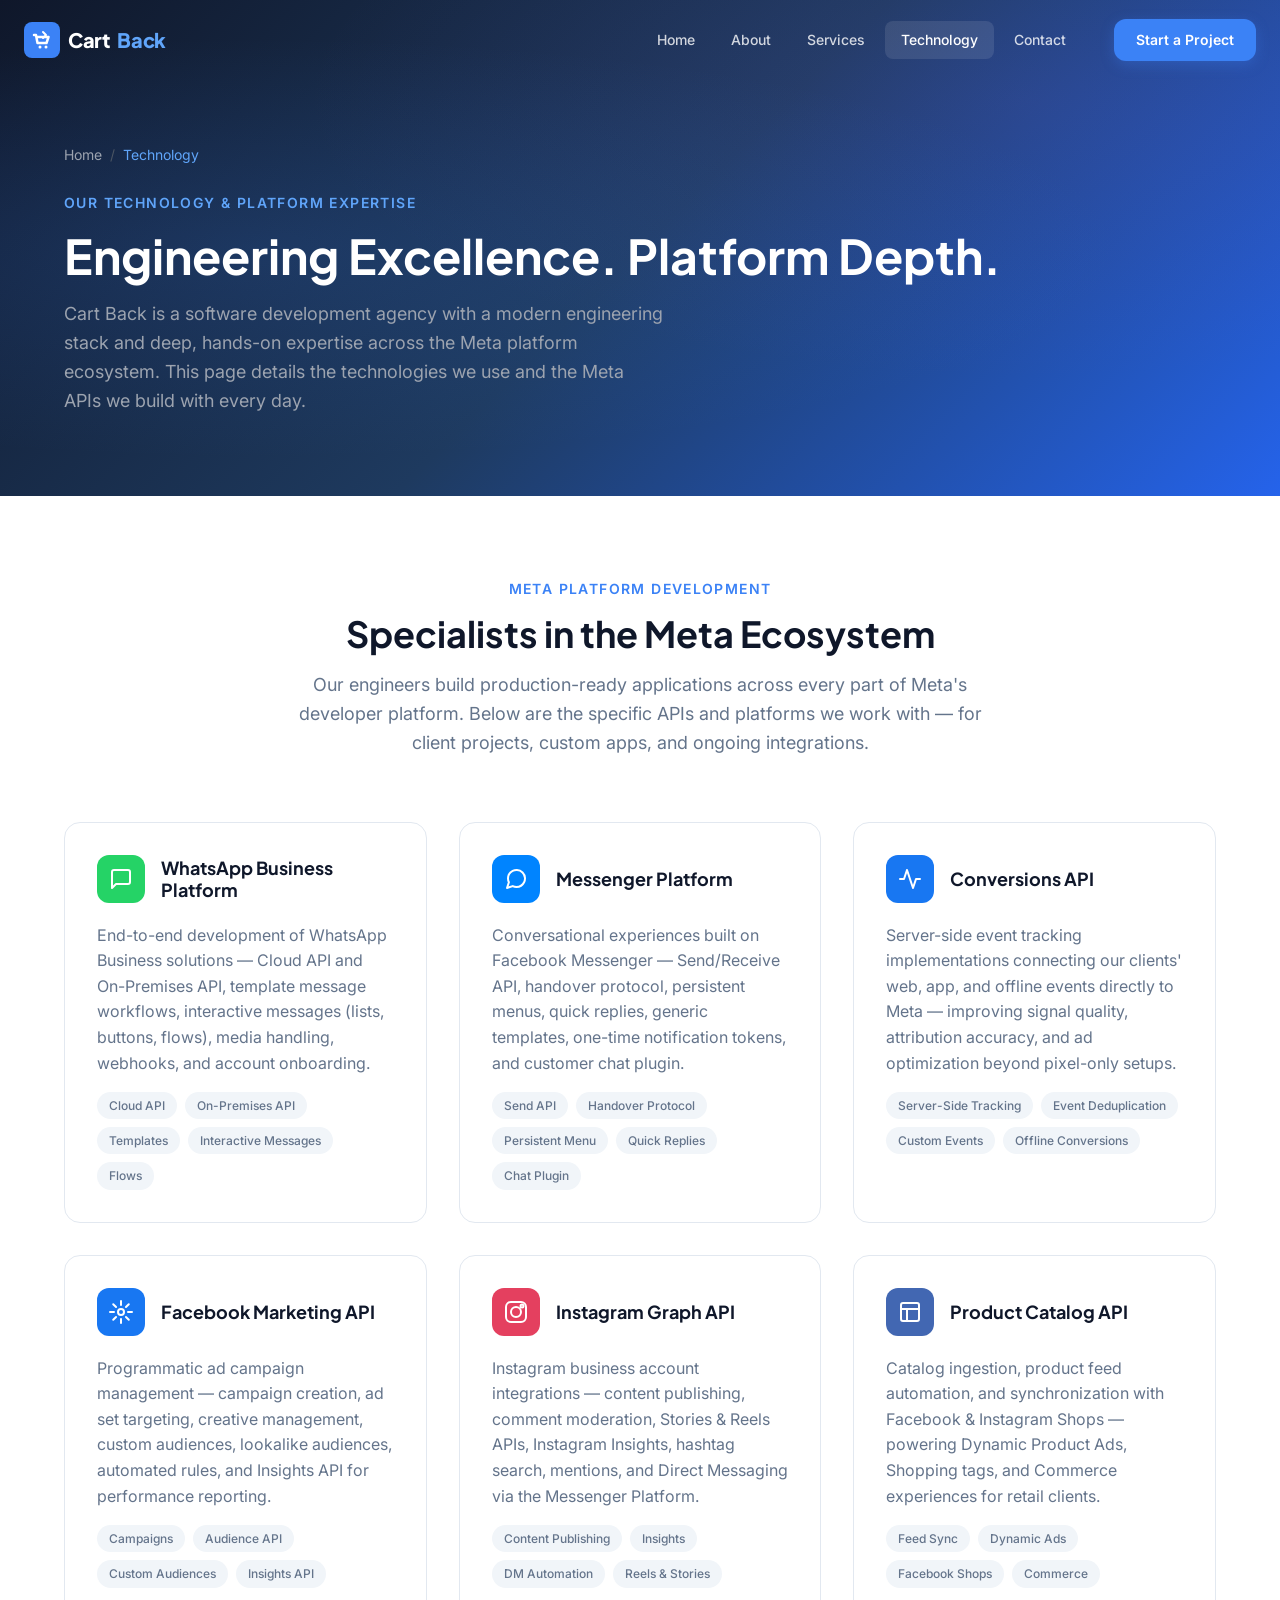
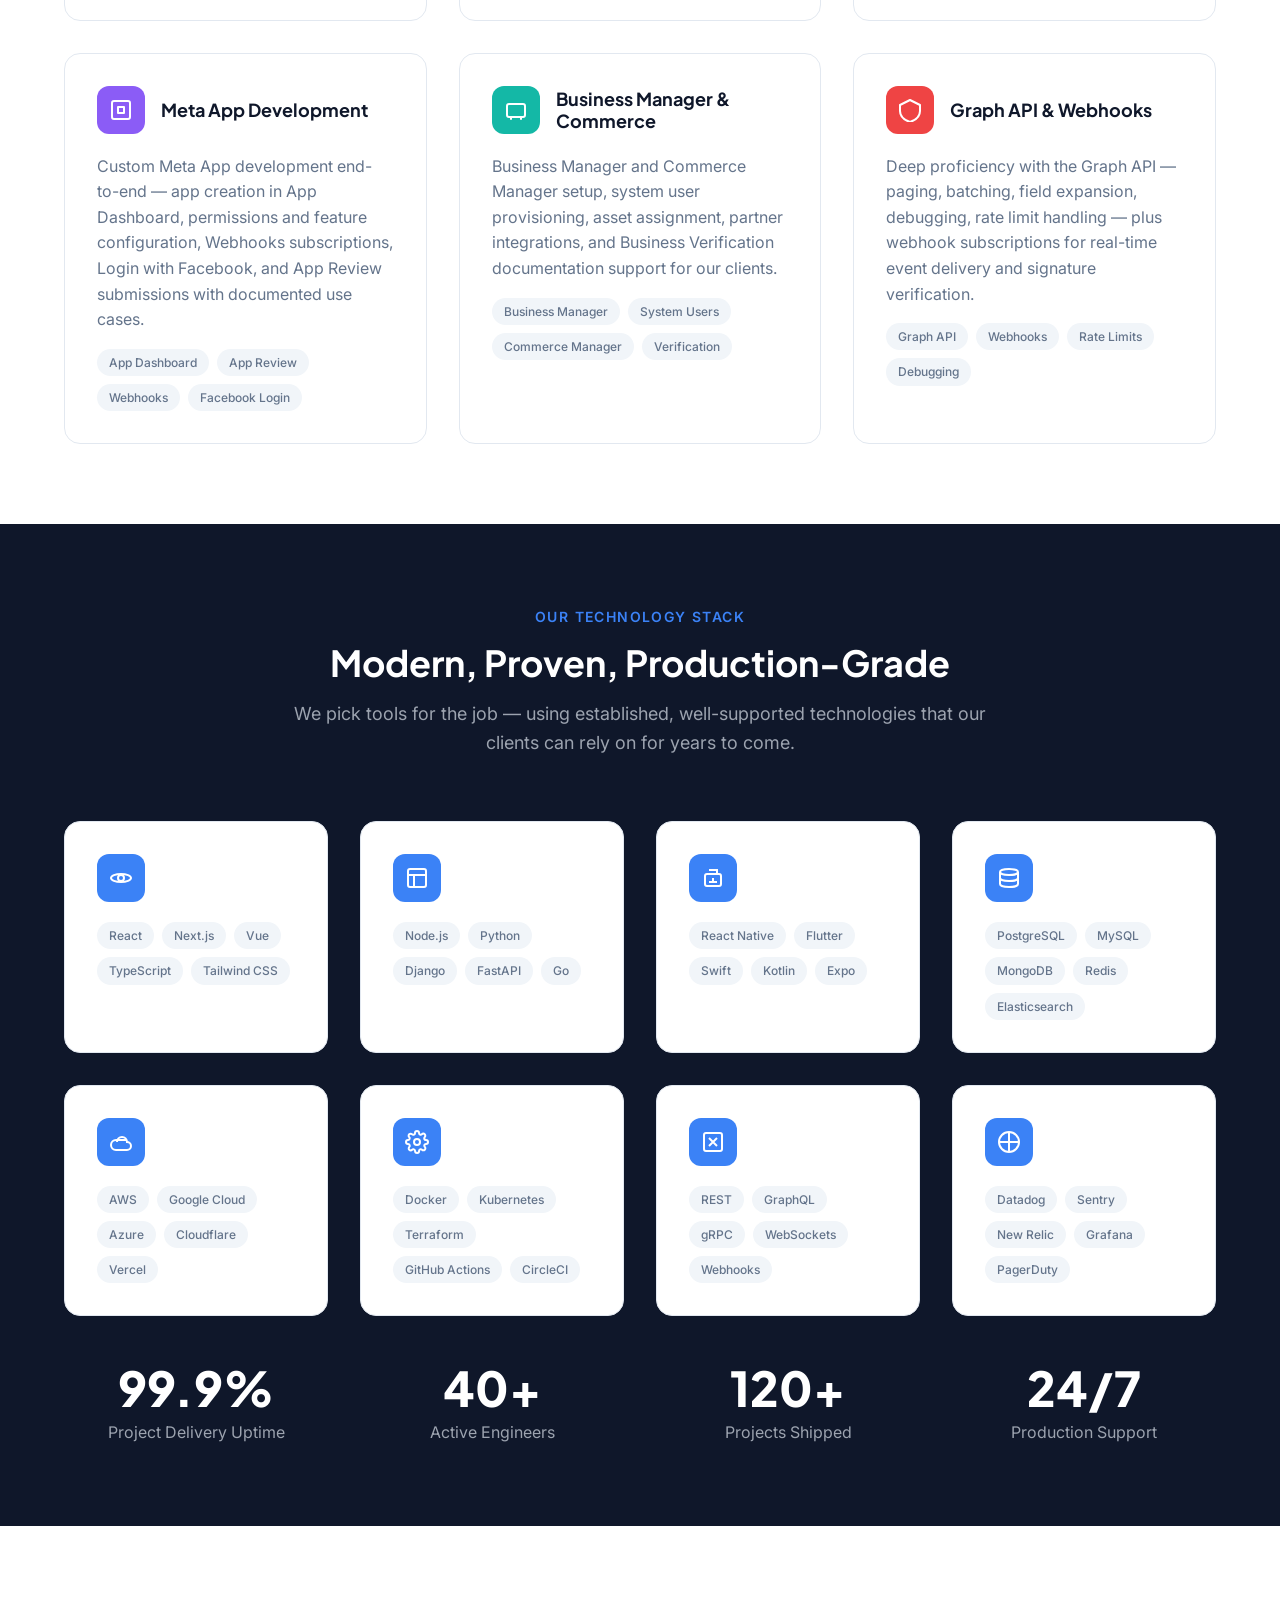
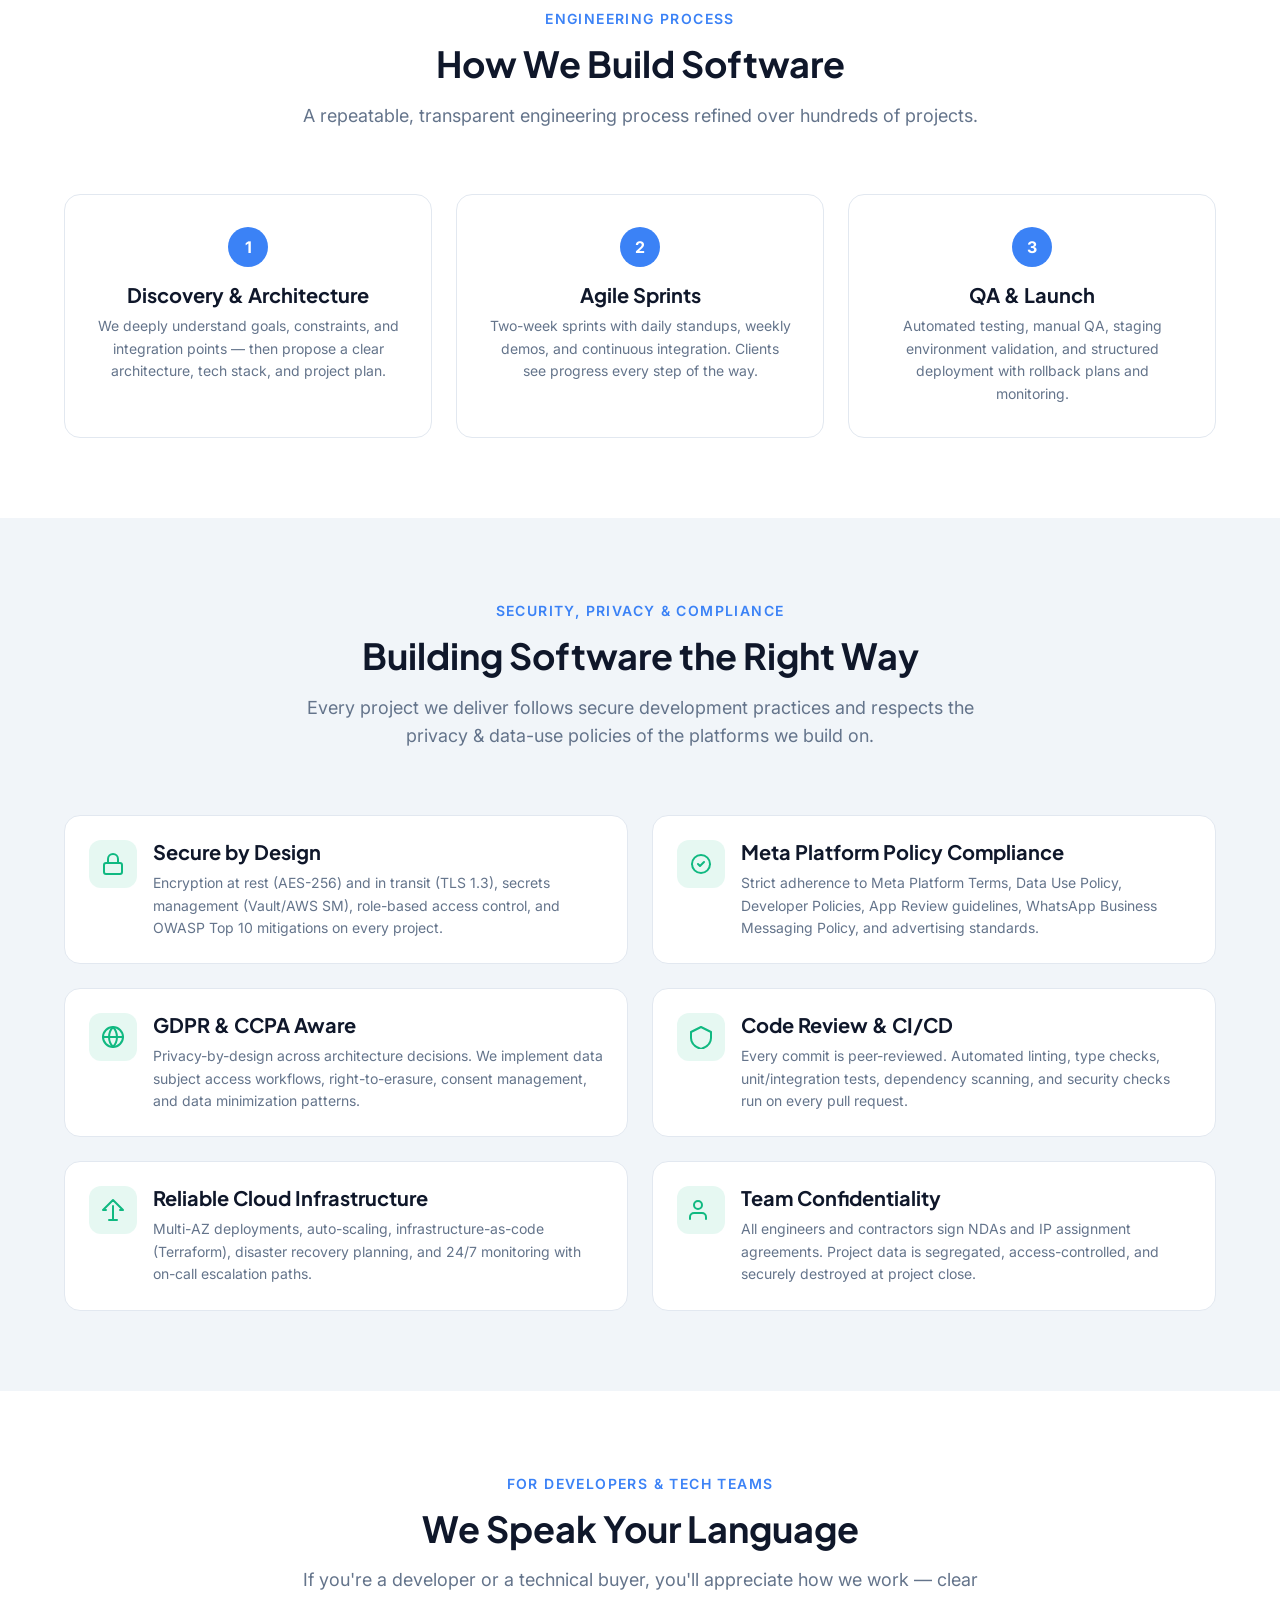
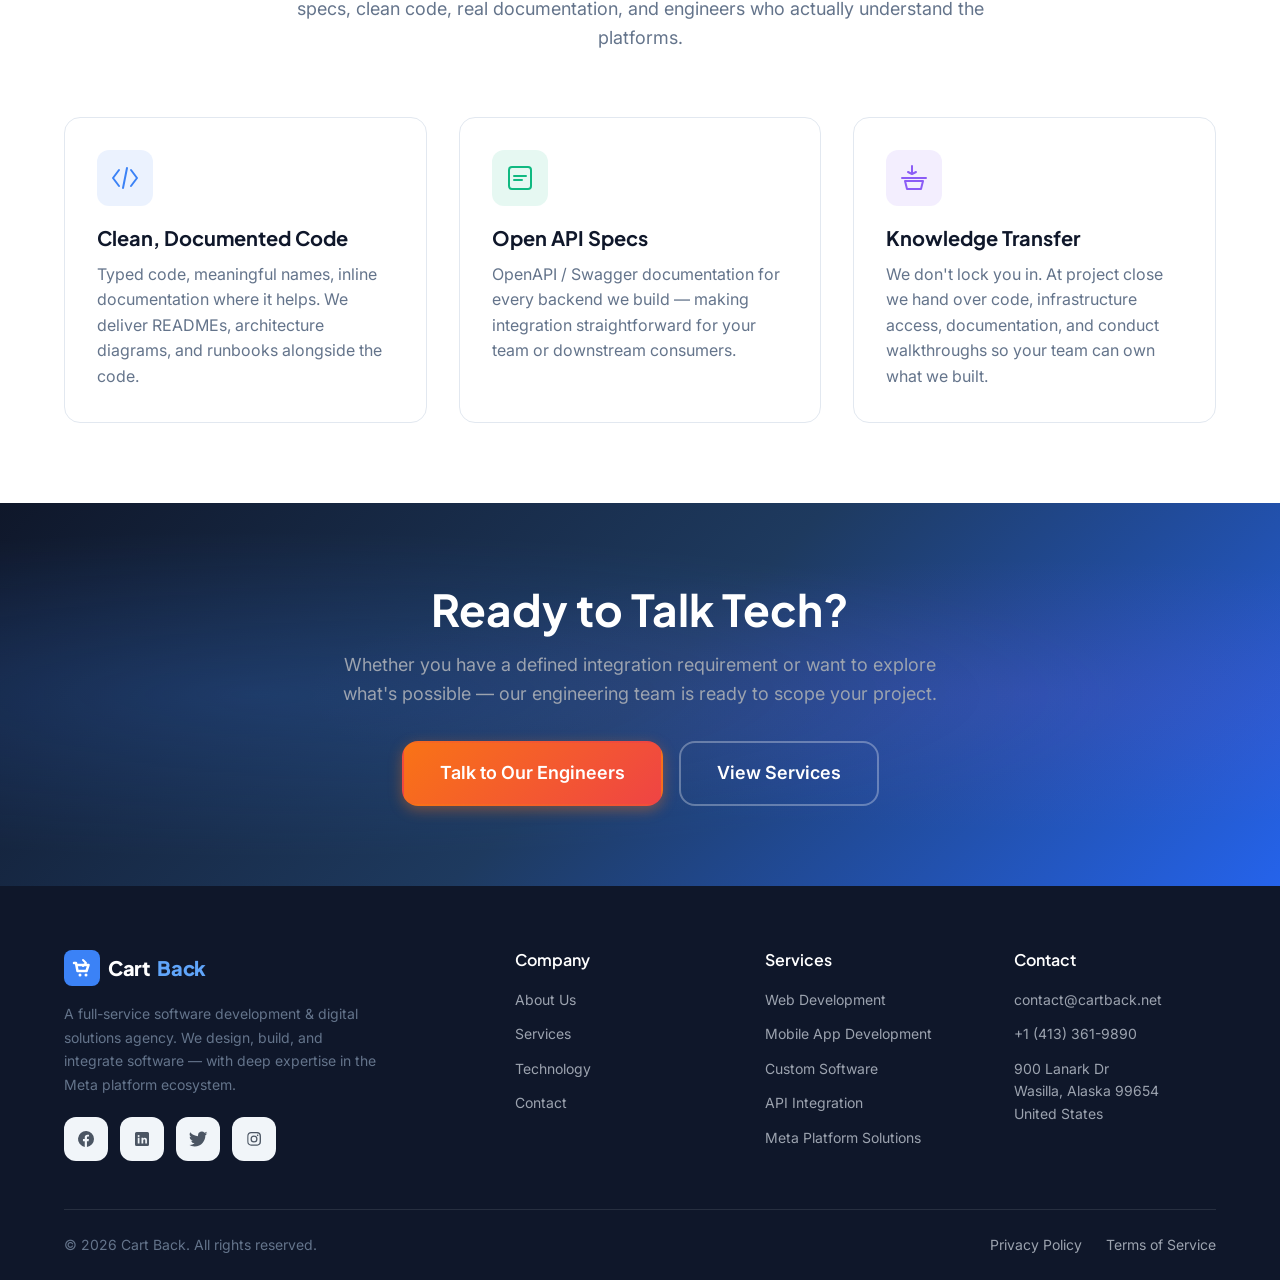
<file: technology.html>
<!DOCTYPE html>
<html lang="en">
<head>
  <meta charset="UTF-8">
  <meta name="viewport" content="width=device-width, initial-scale=1.0">
  <meta name="description" content="Cart Back Technology — Our software engineering tech stack and our specialized Meta platform development capabilities including WhatsApp Business Platform, Messenger, Facebook Marketing API, Conversions API, Instagram Graph API, and Product Catalog API.">
  <meta name="keywords" content="Meta Tech Provider, WhatsApp Business Platform, Facebook Marketing API, Conversions API, Instagram Graph API, Messenger Platform, software development tech stack, React, Node.js, AWS">
  <meta name="author" content="Cart Back">

  <meta property="og:title" content="Technology Platform — Cart Back | Meta Platform Development Specialists">
  <meta property="og:description" content="Software development agency with deep Meta platform integration expertise — building on WhatsApp Business, Messenger, Facebook, and Instagram APIs.">
  <meta property="og:type" content="website">
  <meta property="og:url" content="https://cartback.net/technology.html">

  <title>Technology &amp; Meta Platform Expertise — Cart Back</title>

  <link rel="preconnect" href="https://fonts.googleapis.com">
  <link rel="preconnect" href="https://fonts.gstatic.com" crossorigin>
  <link href="https://fonts.googleapis.com/css2?family=Inter:wght@400;500;600;700;800&family=Plus+Jakarta+Sans:wght@600;700;800&display=swap" rel="stylesheet">
  <link rel="stylesheet" href="css/style.css">
</head>
<body>

  <header class="header" role="banner">
    <div class="header-inner">
      <a href="index.html" class="logo" aria-label="Cart Back Home">
        <svg viewBox="0 0 36 36" fill="none"><rect width="36" height="36" rx="8" fill="#3b82f6"/><path d="M10 13h2l1.5 8h9l2-6H14" stroke="#fff" stroke-width="2.5" stroke-linecap="round" stroke-linejoin="round"/><circle cx="16" cy="25" r="1.5" fill="#fff"/><circle cx="22" cy="25" r="1.5" fill="#fff"/><path d="M19 10l3 3-3 3" stroke="#fff" stroke-width="2" stroke-linecap="round" stroke-linejoin="round"/></svg>
        Cart<span class="highlight">Back</span>
      </a>
      <nav class="nav" role="navigation" aria-label="Main navigation">
        <div class="nav-links">
          <a href="index.html">Home</a>
          <a href="about.html">About</a>
          <a href="services.html">Services</a>
          <a href="technology.html" class="active">Technology</a>
          <a href="contact.html">Contact</a>
        </div>
        <div class="nav-cta">
          <a href="contact.html" class="btn btn-accent btn-sm">Start a Project</a>
        </div>
      </nav>
      <button class="mobile-toggle" aria-label="Toggle menu"><span></span><span></span><span></span></button>
    </div>
    <div class="mobile-menu">
      <a href="index.html">Home</a><a href="about.html">About</a><a href="services.html">Services</a><a href="technology.html">Technology</a><a href="contact.html">Contact</a>
      <a href="contact.html" class="btn btn-accent">Start a Project</a>
    </div>
  </header>

  <section class="page-hero">
    <div class="container">
      <div class="breadcrumb">
        <a href="index.html">Home</a>
        <span class="separator">/</span>
        <span class="current">Technology</span>
      </div>
      <span class="label">Our Technology &amp; Platform Expertise</span>
      <h1>Engineering Excellence. Platform Depth.</h1>
      <p>Cart Back is a software development agency with a modern engineering stack and deep, hands-on expertise across the Meta platform ecosystem. This page details the technologies we use and the Meta APIs we build with every day.</p>
    </div>
  </section>

  <!-- Meta Platform Section - PRIMARY for Tech Provider -->
  <section class="section">
    <div class="container">
      <div class="section-header fade-in">
        <span class="label">Meta Platform Development</span>
        <h2>Specialists in the Meta Ecosystem</h2>
        <p>Our engineers build production-ready applications across every part of Meta's developer platform. Below are the specific APIs and platforms we work with — for client projects, custom apps, and ongoing integrations.</p>
      </div>
      <div class="grid grid-3">
        <div class="tech-card fade-in">
          <div class="tech-card-header">
            <div class="tech-card-icon" style="background: #25D366;">
              <svg viewBox="0 0 24 24" fill="none" stroke="currentColor" stroke-width="2" stroke-linecap="round" stroke-linejoin="round"><path d="M21 15a2 2 0 01-2 2H7l-4 4V5a2 2 0 012-2h14a2 2 0 012 2z"/></svg>
            </div>
            <h3>WhatsApp Business Platform</h3>
          </div>
          <p>End-to-end development of WhatsApp Business solutions — Cloud API and On-Premises API, template message workflows, interactive messages (lists, buttons, flows), media handling, webhooks, and account onboarding.</p>
          <div class="tech-tags">
            <span class="tech-tag">Cloud API</span>
            <span class="tech-tag">On-Premises API</span>
            <span class="tech-tag">Templates</span>
            <span class="tech-tag">Interactive Messages</span>
            <span class="tech-tag">Flows</span>
          </div>
        </div>
        <div class="tech-card fade-in">
          <div class="tech-card-header">
            <div class="tech-card-icon" style="background: #0084FF;">
              <svg viewBox="0 0 24 24" fill="none" stroke="currentColor" stroke-width="2" stroke-linecap="round" stroke-linejoin="round"><path d="M21 11.5a8.38 8.38 0 01-.9 3.8 8.5 8.5 0 01-7.6 4.7 8.38 8.38 0 01-3.8-.9L3 21l1.9-5.7a8.38 8.38 0 01-.9-3.8 8.5 8.5 0 014.7-7.6 8.38 8.38 0 013.8-.9h.5a8.48 8.48 0 018 8v.5z"/></svg>
            </div>
            <h3>Messenger Platform</h3>
          </div>
          <p>Conversational experiences built on Facebook Messenger — Send/Receive API, handover protocol, persistent menus, quick replies, generic templates, one-time notification tokens, and customer chat plugin.</p>
          <div class="tech-tags">
            <span class="tech-tag">Send API</span>
            <span class="tech-tag">Handover Protocol</span>
            <span class="tech-tag">Persistent Menu</span>
            <span class="tech-tag">Quick Replies</span>
            <span class="tech-tag">Chat Plugin</span>
          </div>
        </div>
        <div class="tech-card fade-in">
          <div class="tech-card-header">
            <div class="tech-card-icon" style="background: #1877F2;">
              <svg viewBox="0 0 24 24" fill="none" stroke="currentColor" stroke-width="2" stroke-linecap="round" stroke-linejoin="round"><path d="M22 12h-4l-3 9L9 3l-3 9H2"/></svg>
            </div>
            <h3>Conversions API</h3>
          </div>
          <p>Server-side event tracking implementations connecting our clients' web, app, and offline events directly to Meta — improving signal quality, attribution accuracy, and ad optimization beyond pixel-only setups.</p>
          <div class="tech-tags">
            <span class="tech-tag">Server-Side Tracking</span>
            <span class="tech-tag">Event Deduplication</span>
            <span class="tech-tag">Custom Events</span>
            <span class="tech-tag">Offline Conversions</span>
          </div>
        </div>
        <div class="tech-card fade-in">
          <div class="tech-card-header">
            <div class="tech-card-icon" style="background: #1877F2;">
              <svg viewBox="0 0 24 24" fill="none" stroke="currentColor" stroke-width="2" stroke-linecap="round" stroke-linejoin="round"><circle cx="12" cy="12" r="3"/><path d="M12 1v4M12 19v4M4.22 4.22l2.83 2.83M16.95 16.95l2.83 2.83M1 12h4M19 12h4M4.22 19.78l2.83-2.83M16.95 7.05l2.83-2.83"/></svg>
            </div>
            <h3>Facebook Marketing API</h3>
          </div>
          <p>Programmatic ad campaign management — campaign creation, ad set targeting, creative management, custom audiences, lookalike audiences, automated rules, and Insights API for performance reporting.</p>
          <div class="tech-tags">
            <span class="tech-tag">Campaigns</span>
            <span class="tech-tag">Audience API</span>
            <span class="tech-tag">Custom Audiences</span>
            <span class="tech-tag">Insights API</span>
          </div>
        </div>
        <div class="tech-card fade-in">
          <div class="tech-card-header">
            <div class="tech-card-icon" style="background: #E4405F;">
              <svg viewBox="0 0 24 24" fill="none" stroke="currentColor" stroke-width="2" stroke-linecap="round" stroke-linejoin="round"><rect x="2" y="2" width="20" height="20" rx="5"/><circle cx="12" cy="12" r="5"/><circle cx="18" cy="6" r="1.5"/></svg>
            </div>
            <h3>Instagram Graph API</h3>
          </div>
          <p>Instagram business account integrations — content publishing, comment moderation, Stories &amp; Reels APIs, Instagram Insights, hashtag search, mentions, and Direct Messaging via the Messenger Platform.</p>
          <div class="tech-tags">
            <span class="tech-tag">Content Publishing</span>
            <span class="tech-tag">Insights</span>
            <span class="tech-tag">DM Automation</span>
            <span class="tech-tag">Reels &amp; Stories</span>
          </div>
        </div>
        <div class="tech-card fade-in">
          <div class="tech-card-header">
            <div class="tech-card-icon" style="background: #4267B2;">
              <svg viewBox="0 0 24 24" fill="none" stroke="currentColor" stroke-width="2" stroke-linecap="round" stroke-linejoin="round"><rect x="3" y="3" width="18" height="18" rx="2"/><path d="M3 9h18"/><path d="M9 21V9"/></svg>
            </div>
            <h3>Product Catalog API</h3>
          </div>
          <p>Catalog ingestion, product feed automation, and synchronization with Facebook &amp; Instagram Shops — powering Dynamic Product Ads, Shopping tags, and Commerce experiences for retail clients.</p>
          <div class="tech-tags">
            <span class="tech-tag">Feed Sync</span>
            <span class="tech-tag">Dynamic Ads</span>
            <span class="tech-tag">Facebook Shops</span>
            <span class="tech-tag">Commerce</span>
          </div>
        </div>
        <div class="tech-card fade-in">
          <div class="tech-card-header">
            <div class="tech-card-icon" style="background: #8b5cf6;">
              <svg viewBox="0 0 24 24" fill="none" stroke="currentColor" stroke-width="2" stroke-linecap="round" stroke-linejoin="round"><rect x="3" y="3" width="18" height="18" rx="2"/><path d="M9 9h6v6H9z"/></svg>
            </div>
            <h3>Meta App Development</h3>
          </div>
          <p>Custom Meta App development end-to-end — app creation in App Dashboard, permissions and feature configuration, Webhooks subscriptions, Login with Facebook, and App Review submissions with documented use cases.</p>
          <div class="tech-tags">
            <span class="tech-tag">App Dashboard</span>
            <span class="tech-tag">App Review</span>
            <span class="tech-tag">Webhooks</span>
            <span class="tech-tag">Facebook Login</span>
          </div>
        </div>
        <div class="tech-card fade-in">
          <div class="tech-card-header">
            <div class="tech-card-icon" style="background: #14b8a6;">
              <svg viewBox="0 0 24 24" fill="none" stroke="currentColor" stroke-width="2" stroke-linecap="round" stroke-linejoin="round"><rect x="3" y="6" width="18" height="13" rx="2"/><path d="M7 19v2M17 19v2"/></svg>
            </div>
            <h3>Business Manager &amp; Commerce</h3>
          </div>
          <p>Business Manager and Commerce Manager setup, system user provisioning, asset assignment, partner integrations, and Business Verification documentation support for our clients.</p>
          <div class="tech-tags">
            <span class="tech-tag">Business Manager</span>
            <span class="tech-tag">System Users</span>
            <span class="tech-tag">Commerce Manager</span>
            <span class="tech-tag">Verification</span>
          </div>
        </div>
        <div class="tech-card fade-in">
          <div class="tech-card-header">
            <div class="tech-card-icon" style="background: #ef4444;">
              <svg viewBox="0 0 24 24" fill="none" stroke="currentColor" stroke-width="2" stroke-linecap="round" stroke-linejoin="round"><path d="M12 2L2 7v6c0 5 4 9 10 11 6-2 10-6 10-11V7L12 2z"/></svg>
            </div>
            <h3>Graph API &amp; Webhooks</h3>
          </div>
          <p>Deep proficiency with the Graph API — paging, batching, field expansion, debugging, rate limit handling — plus webhook subscriptions for real-time event delivery and signature verification.</p>
          <div class="tech-tags">
            <span class="tech-tag">Graph API</span>
            <span class="tech-tag">Webhooks</span>
            <span class="tech-tag">Rate Limits</span>
            <span class="tech-tag">Debugging</span>
          </div>
        </div>
      </div>
    </div>
  </section>

  <!-- General Tech Stack -->
  <section class="section section-dark">
    <div class="container">
      <div class="section-header fade-in">
        <span class="label">Our Technology Stack</span>
        <h2>Modern, Proven, Production-Grade</h2>
        <p>We pick tools for the job — using established, well-supported technologies that our clients can rely on for years to come.</p>
      </div>

      <div class="grid grid-4" style="margin-bottom: var(--space-12);">
        <div class="tech-card card-dark fade-in">
          <div class="tech-card-header">
            <div class="tech-card-icon">
              <svg viewBox="0 0 24 24" fill="none" stroke="currentColor" stroke-width="2"><circle cx="12" cy="12" r="3"/><ellipse cx="12" cy="12" rx="10" ry="4"/></svg>
            </div>
            <h3>Frontend</h3>
          </div>
          <div class="tech-tags">
            <span class="tech-tag">React</span><span class="tech-tag">Next.js</span><span class="tech-tag">Vue</span><span class="tech-tag">TypeScript</span><span class="tech-tag">Tailwind CSS</span>
          </div>
        </div>
        <div class="tech-card card-dark fade-in">
          <div class="tech-card-header">
            <div class="tech-card-icon">
              <svg viewBox="0 0 24 24" fill="none" stroke="currentColor" stroke-width="2"><rect x="3" y="3" width="18" height="18" rx="2"/><path d="M3 9h18M9 21V9"/></svg>
            </div>
            <h3>Backend</h3>
          </div>
          <div class="tech-tags">
            <span class="tech-tag">Node.js</span><span class="tech-tag">Python</span><span class="tech-tag">Django</span><span class="tech-tag">FastAPI</span><span class="tech-tag">Go</span>
          </div>
        </div>
        <div class="tech-card card-dark fade-in">
          <div class="tech-card-header">
            <div class="tech-card-icon">
              <svg viewBox="0 0 24 24" fill="none" stroke="currentColor" stroke-width="2"><rect x="4" y="8" width="16" height="12" rx="2"/><path d="M8 4h8v4M12 12v4M8 16h8"/></svg>
            </div>
            <h3>Mobile</h3>
          </div>
          <div class="tech-tags">
            <span class="tech-tag">React Native</span><span class="tech-tag">Flutter</span><span class="tech-tag">Swift</span><span class="tech-tag">Kotlin</span><span class="tech-tag">Expo</span>
          </div>
        </div>
        <div class="tech-card card-dark fade-in">
          <div class="tech-card-header">
            <div class="tech-card-icon">
              <svg viewBox="0 0 24 24" fill="none" stroke="currentColor" stroke-width="2"><ellipse cx="12" cy="6" rx="9" ry="3"/><path d="M3 6v12c0 1.7 4 3 9 3s9-1.3 9-3V6"/><path d="M3 12c0 1.7 4 3 9 3s9-1.3 9-3"/></svg>
            </div>
            <h3>Databases</h3>
          </div>
          <div class="tech-tags">
            <span class="tech-tag">PostgreSQL</span><span class="tech-tag">MySQL</span><span class="tech-tag">MongoDB</span><span class="tech-tag">Redis</span><span class="tech-tag">Elasticsearch</span>
          </div>
        </div>
        <div class="tech-card card-dark fade-in">
          <div class="tech-card-header">
            <div class="tech-card-icon">
              <svg viewBox="0 0 24 24" fill="none" stroke="currentColor" stroke-width="2"><path d="M18 10H7a5 5 0 100 10h11a4 4 0 000-8 5 5 0 00-10 0"/></svg>
            </div>
            <h3>Cloud</h3>
          </div>
          <div class="tech-tags">
            <span class="tech-tag">AWS</span><span class="tech-tag">Google Cloud</span><span class="tech-tag">Azure</span><span class="tech-tag">Cloudflare</span><span class="tech-tag">Vercel</span>
          </div>
        </div>
        <div class="tech-card card-dark fade-in">
          <div class="tech-card-header">
            <div class="tech-card-icon">
              <svg viewBox="0 0 24 24" fill="none" stroke="currentColor" stroke-width="2"><circle cx="12" cy="12" r="3"/><path d="M19.4 15a1.65 1.65 0 00.33 1.82l.06.06a2 2 0 010 2.83 2 2 0 01-2.83 0l-.06-.06a1.65 1.65 0 00-1.82-.33 1.65 1.65 0 00-1 1.51V21a2 2 0 01-4 0v-.09A1.65 1.65 0 009 19.4a1.65 1.65 0 00-1.82.33l-.06.06a2 2 0 01-2.83 0 2 2 0 010-2.83l.06-.06a1.65 1.65 0 00.33-1.82 1.65 1.65 0 00-1.51-1H3a2 2 0 010-4h.09A1.65 1.65 0 004.6 9a1.65 1.65 0 00-.33-1.82l-.06-.06a2 2 0 010-2.83 2 2 0 012.83 0l.06.06a1.65 1.65 0 001.82.33H9a1.65 1.65 0 001-1.51V3a2 2 0 014 0v.09a1.65 1.65 0 001 1.51 1.65 1.65 0 001.82-.33l.06-.06a2 2 0 012.83 0 2 2 0 010 2.83l-.06.06a1.65 1.65 0 00-.33 1.82V9a1.65 1.65 0 001.51 1H21a2 2 0 010 4h-.09a1.65 1.65 0 00-1.51 1z"/></svg>
            </div>
            <h3>DevOps</h3>
          </div>
          <div class="tech-tags">
            <span class="tech-tag">Docker</span><span class="tech-tag">Kubernetes</span><span class="tech-tag">Terraform</span><span class="tech-tag">GitHub Actions</span><span class="tech-tag">CircleCI</span>
          </div>
        </div>
        <div class="tech-card card-dark fade-in">
          <div class="tech-card-header">
            <div class="tech-card-icon">
              <svg viewBox="0 0 24 24" fill="none" stroke="currentColor" stroke-width="2"><rect x="3" y="3" width="18" height="18" rx="2"/><path d="M16 8l-8 8M8 8l8 8"/></svg>
            </div>
            <h3>APIs &amp; Integrations</h3>
          </div>
          <div class="tech-tags">
            <span class="tech-tag">REST</span><span class="tech-tag">GraphQL</span><span class="tech-tag">gRPC</span><span class="tech-tag">WebSockets</span><span class="tech-tag">Webhooks</span>
          </div>
        </div>
        <div class="tech-card card-dark fade-in">
          <div class="tech-card-header">
            <div class="tech-card-icon">
              <svg viewBox="0 0 24 24" fill="none" stroke="currentColor" stroke-width="2"><path d="M12 2v20M2 12h20"/><circle cx="12" cy="12" r="10"/></svg>
            </div>
            <h3>Observability</h3>
          </div>
          <div class="tech-tags">
            <span class="tech-tag">Datadog</span><span class="tech-tag">Sentry</span><span class="tech-tag">New Relic</span><span class="tech-tag">Grafana</span><span class="tech-tag">PagerDuty</span>
          </div>
        </div>
      </div>

      <div class="stats-grid">
        <div class="stat-item fade-in">
          <span class="stat-number">99.9%</span>
          <span class="stat-label">Project Delivery Uptime</span>
        </div>
        <div class="stat-item fade-in">
          <span class="stat-number">40+</span>
          <span class="stat-label">Active Engineers</span>
        </div>
        <div class="stat-item fade-in">
          <span class="stat-number">120+</span>
          <span class="stat-label">Projects Shipped</span>
        </div>
        <div class="stat-item fade-in">
          <span class="stat-number">24/7</span>
          <span class="stat-label">Production Support</span>
        </div>
      </div>
    </div>
  </section>

  <!-- Engineering Process -->
  <section class="section">
    <div class="container">
      <div class="section-header fade-in">
        <span class="label">Engineering Process</span>
        <h2>How We Build Software</h2>
        <p>A repeatable, transparent engineering process refined over hundreds of projects.</p>
      </div>
      <div class="integration-flow fade-in">
        <div class="integration-step" style="background: var(--color-white); border-color: var(--color-border);">
          <div class="integration-step-number">1</div>
          <h4 style="color: var(--color-dark);">Discovery &amp; Architecture</h4>
          <p style="color: var(--color-text-light);">We deeply understand goals, constraints, and integration points — then propose a clear architecture, tech stack, and project plan.</p>
        </div>
        <div class="integration-step" style="background: var(--color-white); border-color: var(--color-border);">
          <div class="integration-step-number">2</div>
          <h4 style="color: var(--color-dark);">Agile Sprints</h4>
          <p style="color: var(--color-text-light);">Two-week sprints with daily standups, weekly demos, and continuous integration. Clients see progress every step of the way.</p>
        </div>
        <div class="integration-step" style="background: var(--color-white); border-color: var(--color-border);">
          <div class="integration-step-number">3</div>
          <h4 style="color: var(--color-dark);">QA &amp; Launch</h4>
          <p style="color: var(--color-text-light);">Automated testing, manual QA, staging environment validation, and structured deployment with rollback plans and monitoring.</p>
        </div>
      </div>
    </div>
  </section>

  <!-- Security & Compliance -->
  <section class="section section-alt">
    <div class="container">
      <div class="section-header fade-in">
        <span class="label">Security, Privacy &amp; Compliance</span>
        <h2>Building Software the Right Way</h2>
        <p>Every project we deliver follows secure development practices and respects the privacy &amp; data-use policies of the platforms we build on.</p>
      </div>
      <div class="security-features">
        <div class="security-item fade-in">
          <div class="security-icon">
            <svg viewBox="0 0 24 24" fill="none" stroke="currentColor" stroke-width="2" stroke-linecap="round" stroke-linejoin="round"><rect x="3" y="11" width="18" height="11" rx="2"/><path d="M7 11V7a5 5 0 0110 0v4"/></svg>
          </div>
          <div>
            <h4>Secure by Design</h4>
            <p>Encryption at rest (AES-256) and in transit (TLS 1.3), secrets management (Vault/AWS SM), role-based access control, and OWASP Top 10 mitigations on every project.</p>
          </div>
        </div>
        <div class="security-item fade-in">
          <div class="security-icon">
            <svg viewBox="0 0 24 24" fill="none" stroke="currentColor" stroke-width="2" stroke-linecap="round" stroke-linejoin="round"><path d="M9 12l2 2 4-4"/><path d="M21 12a9 9 0 11-18 0 9 9 0 0118 0z"/></svg>
          </div>
          <div>
            <h4>Meta Platform Policy Compliance</h4>
            <p>Strict adherence to Meta Platform Terms, Data Use Policy, Developer Policies, App Review guidelines, WhatsApp Business Messaging Policy, and advertising standards.</p>
          </div>
        </div>
        <div class="security-item fade-in">
          <div class="security-icon">
            <svg viewBox="0 0 24 24" fill="none" stroke="currentColor" stroke-width="2" stroke-linecap="round" stroke-linejoin="round"><circle cx="12" cy="12" r="10"/><path d="M2 12h20M12 2a15 15 0 014 10 15 15 0 01-4 10 15 15 0 01-4-10 15 15 0 014-10z"/></svg>
          </div>
          <div>
            <h4>GDPR &amp; CCPA Aware</h4>
            <p>Privacy-by-design across architecture decisions. We implement data subject access workflows, right-to-erasure, consent management, and data minimization patterns.</p>
          </div>
        </div>
        <div class="security-item fade-in">
          <div class="security-icon">
            <svg viewBox="0 0 24 24" fill="none" stroke="currentColor" stroke-width="2" stroke-linecap="round" stroke-linejoin="round"><path d="M12 2L2 7v6c0 5 4 9 10 11 6-2 10-6 10-11V7L12 2z"/></svg>
          </div>
          <div>
            <h4>Code Review &amp; CI/CD</h4>
            <p>Every commit is peer-reviewed. Automated linting, type checks, unit/integration tests, dependency scanning, and security checks run on every pull request.</p>
          </div>
        </div>
        <div class="security-item fade-in">
          <div class="security-icon">
            <svg viewBox="0 0 24 24" fill="none" stroke="currentColor" stroke-width="2" stroke-linecap="round" stroke-linejoin="round"><path d="M12 22V8M5 12H2l10-10 10 10h-3M8 22h8"/></svg>
          </div>
          <div>
            <h4>Reliable Cloud Infrastructure</h4>
            <p>Multi-AZ deployments, auto-scaling, infrastructure-as-code (Terraform), disaster recovery planning, and 24/7 monitoring with on-call escalation paths.</p>
          </div>
        </div>
        <div class="security-item fade-in">
          <div class="security-icon">
            <svg viewBox="0 0 24 24" fill="none" stroke="currentColor" stroke-width="2" stroke-linecap="round" stroke-linejoin="round"><path d="M17 21v-2a4 4 0 00-4-4H5a4 4 0 00-4 4v2"/><circle cx="9" cy="7" r="4"/></svg>
          </div>
          <div>
            <h4>Team Confidentiality</h4>
            <p>All engineers and contractors sign NDAs and IP assignment agreements. Project data is segregated, access-controlled, and securely destroyed at project close.</p>
          </div>
        </div>
      </div>
    </div>
  </section>

  <!-- Developer Resources -->
  <section class="section">
    <div class="container">
      <div class="section-header fade-in">
        <span class="label">For Developers &amp; Tech Teams</span>
        <h2>We Speak Your Language</h2>
        <p>If you're a developer or a technical buyer, you'll appreciate how we work — clear specs, clean code, real documentation, and engineers who actually understand the platforms.</p>
      </div>
      <div class="grid grid-3">
        <div class="card fade-in">
          <div class="card-icon">
            <svg viewBox="0 0 28 28" fill="none" stroke="currentColor" stroke-width="2" stroke-linecap="round" stroke-linejoin="round"><path d="M8 6l-6 8 6 8M20 6l6 8-6 8M16 4l-4 20"/></svg>
          </div>
          <h3>Clean, Documented Code</h3>
          <p>Typed code, meaningful names, inline documentation where it helps. We deliver READMEs, architecture diagrams, and runbooks alongside the code.</p>
        </div>
        <div class="card fade-in">
          <div class="card-icon green">
            <svg viewBox="0 0 28 28" fill="none" stroke="currentColor" stroke-width="2" stroke-linecap="round" stroke-linejoin="round"><rect x="3" y="3" width="22" height="22" rx="3"/><path d="M8 12h12M8 16h8"/></svg>
          </div>
          <h3>Open API Specs</h3>
          <p>OpenAPI / Swagger documentation for every backend we build — making integration straightforward for your team or downstream consumers.</p>
        </div>
        <div class="card fade-in">
          <div class="card-icon purple">
            <svg viewBox="0 0 28 28" fill="none" stroke="currentColor" stroke-width="2" stroke-linecap="round" stroke-linejoin="round"><path d="M12 2v8l-4-2M12 10l4-2M2 14h24M5 17h18l-2 8H7z"/></svg>
          </div>
          <h3>Knowledge Transfer</h3>
          <p>We don't lock you in. At project close we hand over code, infrastructure access, documentation, and conduct walkthroughs so your team can own what we built.</p>
        </div>
      </div>
    </div>
  </section>

  <section class="cta-section">
    <div class="container">
      <div class="cta-content fade-in">
        <h2>Ready to Talk Tech?</h2>
        <p>Whether you have a defined integration requirement or want to explore what's possible — our engineering team is ready to scope your project.</p>
        <div class="cta-buttons">
          <a href="contact.html" class="btn btn-cta btn-lg">Talk to Our Engineers</a>
          <a href="services.html" class="btn btn-outline btn-lg">View Services</a>
        </div>
      </div>
    </div>
  </section>

  <footer class="footer" role="contentinfo">
    <div class="container">
      <div class="footer-grid">
        <div class="footer-brand">
          <a href="index.html" class="logo">
            <svg viewBox="0 0 36 36" fill="none"><rect width="36" height="36" rx="8" fill="#3b82f6"/><path d="M10 13h2l1.5 8h9l2-6H14" stroke="#fff" stroke-width="2.5" stroke-linecap="round" stroke-linejoin="round"/><circle cx="16" cy="25" r="1.5" fill="#fff"/><circle cx="22" cy="25" r="1.5" fill="#fff"/><path d="M19 10l3 3-3 3" stroke="#fff" stroke-width="2" stroke-linecap="round" stroke-linejoin="round"/></svg>
            Cart<span class="highlight">Back</span>
          </a>
          <p>A full-service software development &amp; digital solutions agency. We design, build, and integrate software — with deep expertise in the Meta platform ecosystem.</p>
          <div class="social-links">
            <a href="#" class="social-link" aria-label="Facebook"><svg viewBox="0 0 20 20" fill="currentColor"><path d="M18 10a8 8 0 10-9.25 7.9v-5.59H6.96V10h1.79V8.41c0-1.77 1.05-2.74 2.66-2.74.77 0 1.58.14 1.58.14v1.74h-.89c-.88 0-1.15.54-1.15 1.1V10h1.96l-.31 2.31h-1.65v5.59A8 8 0 0018 10z"/></svg></a>
            <a href="#" class="social-link" aria-label="LinkedIn"><svg viewBox="0 0 20 20" fill="currentColor"><path d="M15.5 3h-11A1.5 1.5 0 003 4.5v11A1.5 1.5 0 004.5 17h11a1.5 1.5 0 001.5-1.5v-11A1.5 1.5 0 0015.5 3zM7.5 14.5H5.75V8.75H7.5v5.75zM6.625 7.875a1 1 0 110-2 1 1 0 010 2zm8.375 6.625H13.25v-2.8c0-.67-.013-1.53-.938-1.53-.938 0-1.08.73-1.08 1.48v2.85H9.5V8.75h1.67v.79h.023c.233-.44.8-.9 1.645-.9 1.76 0 2.085 1.16 2.085 2.66v3.2z"/></svg></a>
            <a href="#" class="social-link" aria-label="Twitter"><svg viewBox="0 0 20 20" fill="currentColor"><path d="M17.316 6.246c.008.162.008.326.008.488 0 4.99-3.797 10.742-10.742 10.742A10.68 10.68 0 011 15.837a7.82 7.82 0 00.912.047 7.57 7.57 0 004.69-1.615 3.784 3.784 0 01-3.532-2.622 4.77 4.77 0 00.713.058 3.99 3.99 0 00.994-.129A3.78 3.78 0 011.74 7.86v-.047a3.8 3.8 0 001.71.476A3.784 3.784 0 012.28 3.24a10.733 10.733 0 007.789 3.95 4.264 4.264 0 01-.098-.866 3.78 3.78 0 016.54-2.584 7.44 7.44 0 002.396-.916 3.77 3.77 0 01-1.662 2.088 7.57 7.57 0 002.17-.586 8.12 8.12 0 01-1.888 1.953z"/></svg></a>
            <a href="#" class="social-link" aria-label="Instagram"><svg viewBox="0 0 20 20" fill="currentColor"><path d="M10 6.5a3.5 3.5 0 100 7 3.5 3.5 0 000-7zm0 5.77A2.27 2.27 0 1112.27 10 2.27 2.27 0 0110 12.27zm4.45-5.91a.82.82 0 11-.82-.82.82.82 0 01.82.82zM16.94 7a4.07 4.07 0 00-1.04-2.9A4.1 4.1 0 0013 3.06c-1.14-.065-4.56-.065-5.7 0A4.09 4.09 0 004.4 4.1 4.09 4.09 0 003.36 7c-.065 1.14-.065 4.56 0 5.7a4.07 4.07 0 001.04 2.9 4.11 4.11 0 002.9 1.04c1.14.065 4.56.065 5.7 0a4.07 4.07 0 002.9-1.04A4.1 4.1 0 0016.94 12.7c.065-1.14.065-4.56 0-5.7zM15.36 13.93a2.31 2.31 0 01-1.3 1.3c-.9.36-3.04.27-4.04.27s-3.14.08-4.04-.27a2.31 2.31 0 01-1.3-1.3c-.36-.9-.27-3.04-.27-4.04s-.08-3.14.27-4.04a2.31 2.31 0 011.3-1.3c.9-.36 3.04-.27 4.04-.27s3.14-.08 4.04.27a2.31 2.31 0 011.3 1.3c.36.9.27 3.04.27 4.04s.09 3.14-.27 4.04z"/></svg></a>
          </div>
        </div>
        <div class="footer-column">
          <h4>Company</h4>
          <div class="footer-links"><a href="about.html">About Us</a><a href="services.html">Services</a><a href="technology.html">Technology</a><a href="contact.html">Contact</a></div>
        </div>
        <div class="footer-column">
          <h4>Services</h4>
          <div class="footer-links"><a href="services.html">Web Development</a><a href="services.html">Mobile App Development</a><a href="services.html">Custom Software</a><a href="services.html">API Integration</a><a href="services.html">Meta Platform Solutions</a></div>
        </div>
        <div class="footer-column">
          <h4>Contact</h4>
          <div class="footer-links">
            <a href="mailto:contact@cartback.net">contact@cartback.net</a>
            <a href="tel:+14133619890">+1 (413) 361-9890</a>
            <a>900 Lanark Dr<br>Wasilla, Alaska 99654<br>United States</a>
          </div>
        </div>
      </div>
      <div class="footer-bottom">
        <p>&copy; 2026 Cart Back. All rights reserved.</p>
        <div class="footer-legal"><a href="privacy-policy.html">Privacy Policy</a><a href="terms-of-service.html">Terms of Service</a></div>
      </div>
    </div>
  </footer>

  <script src="js/main.js"></script>
</body>
</html>
</file>
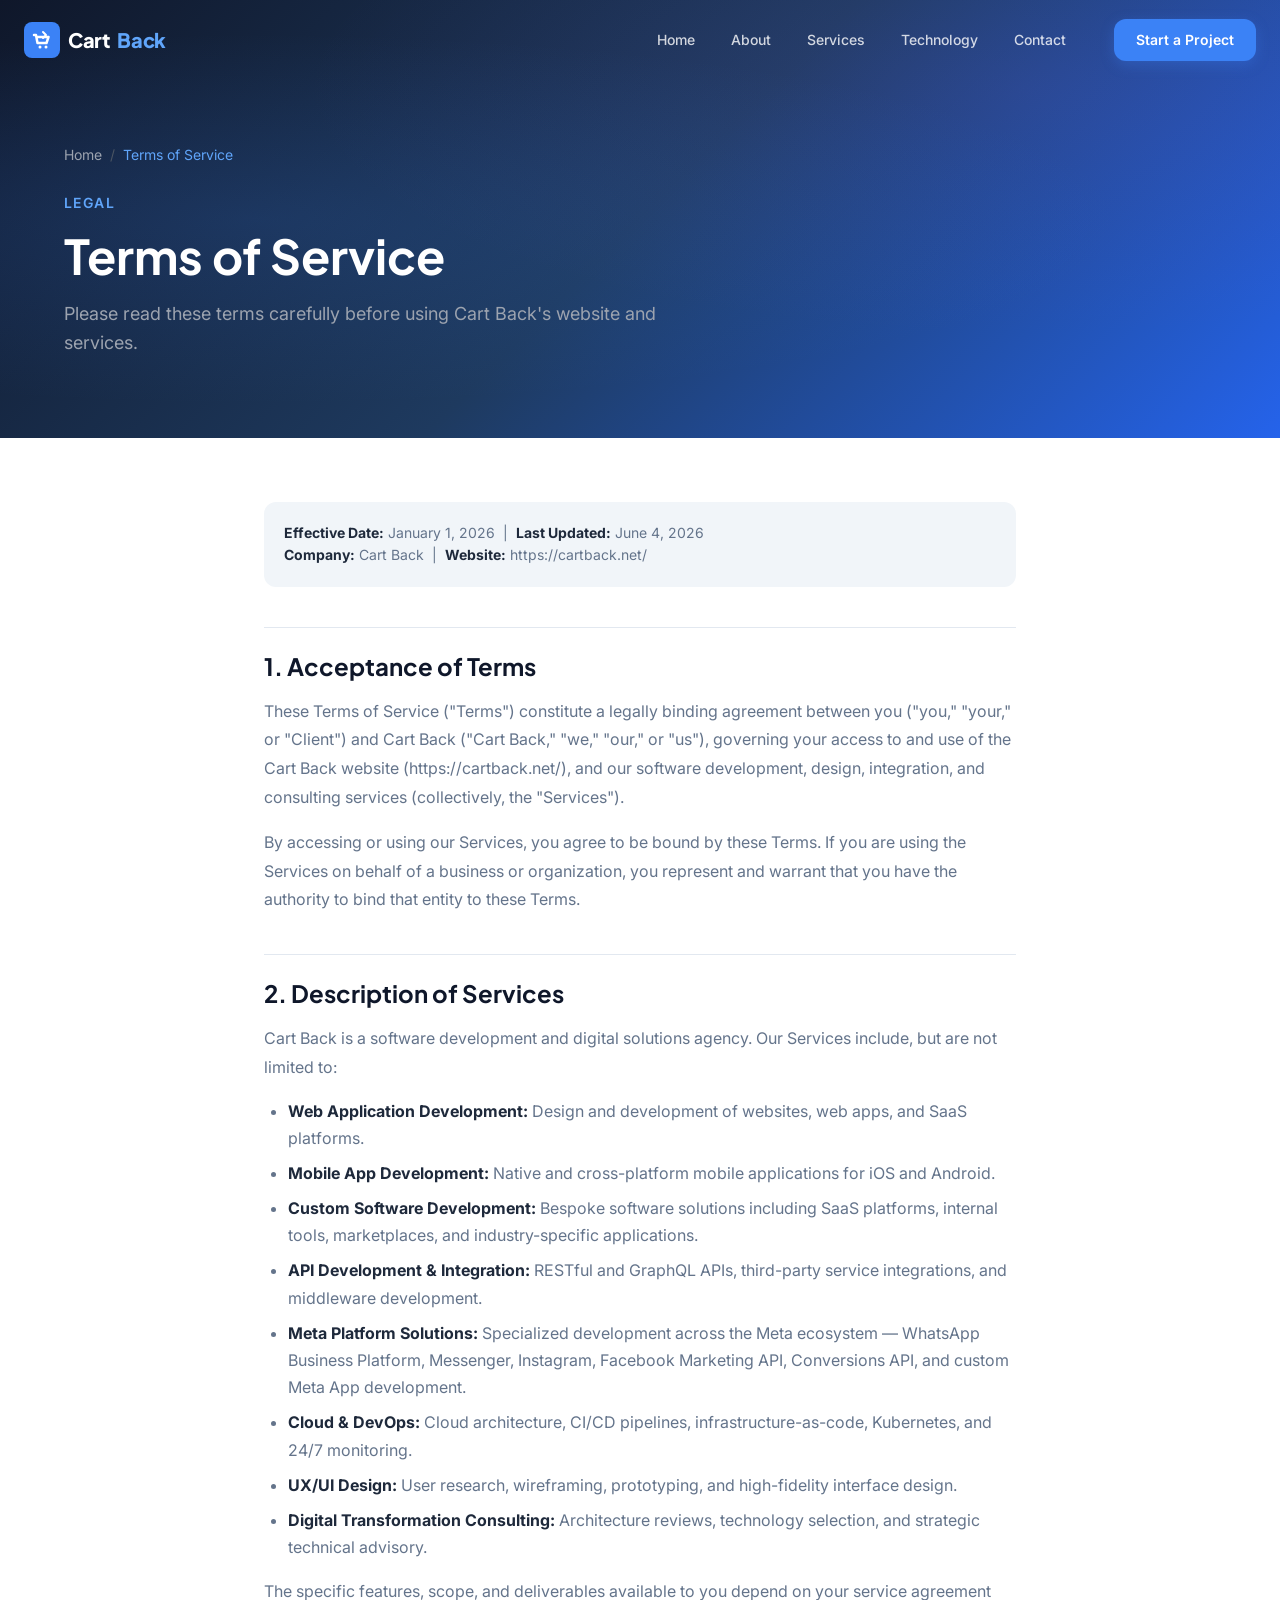
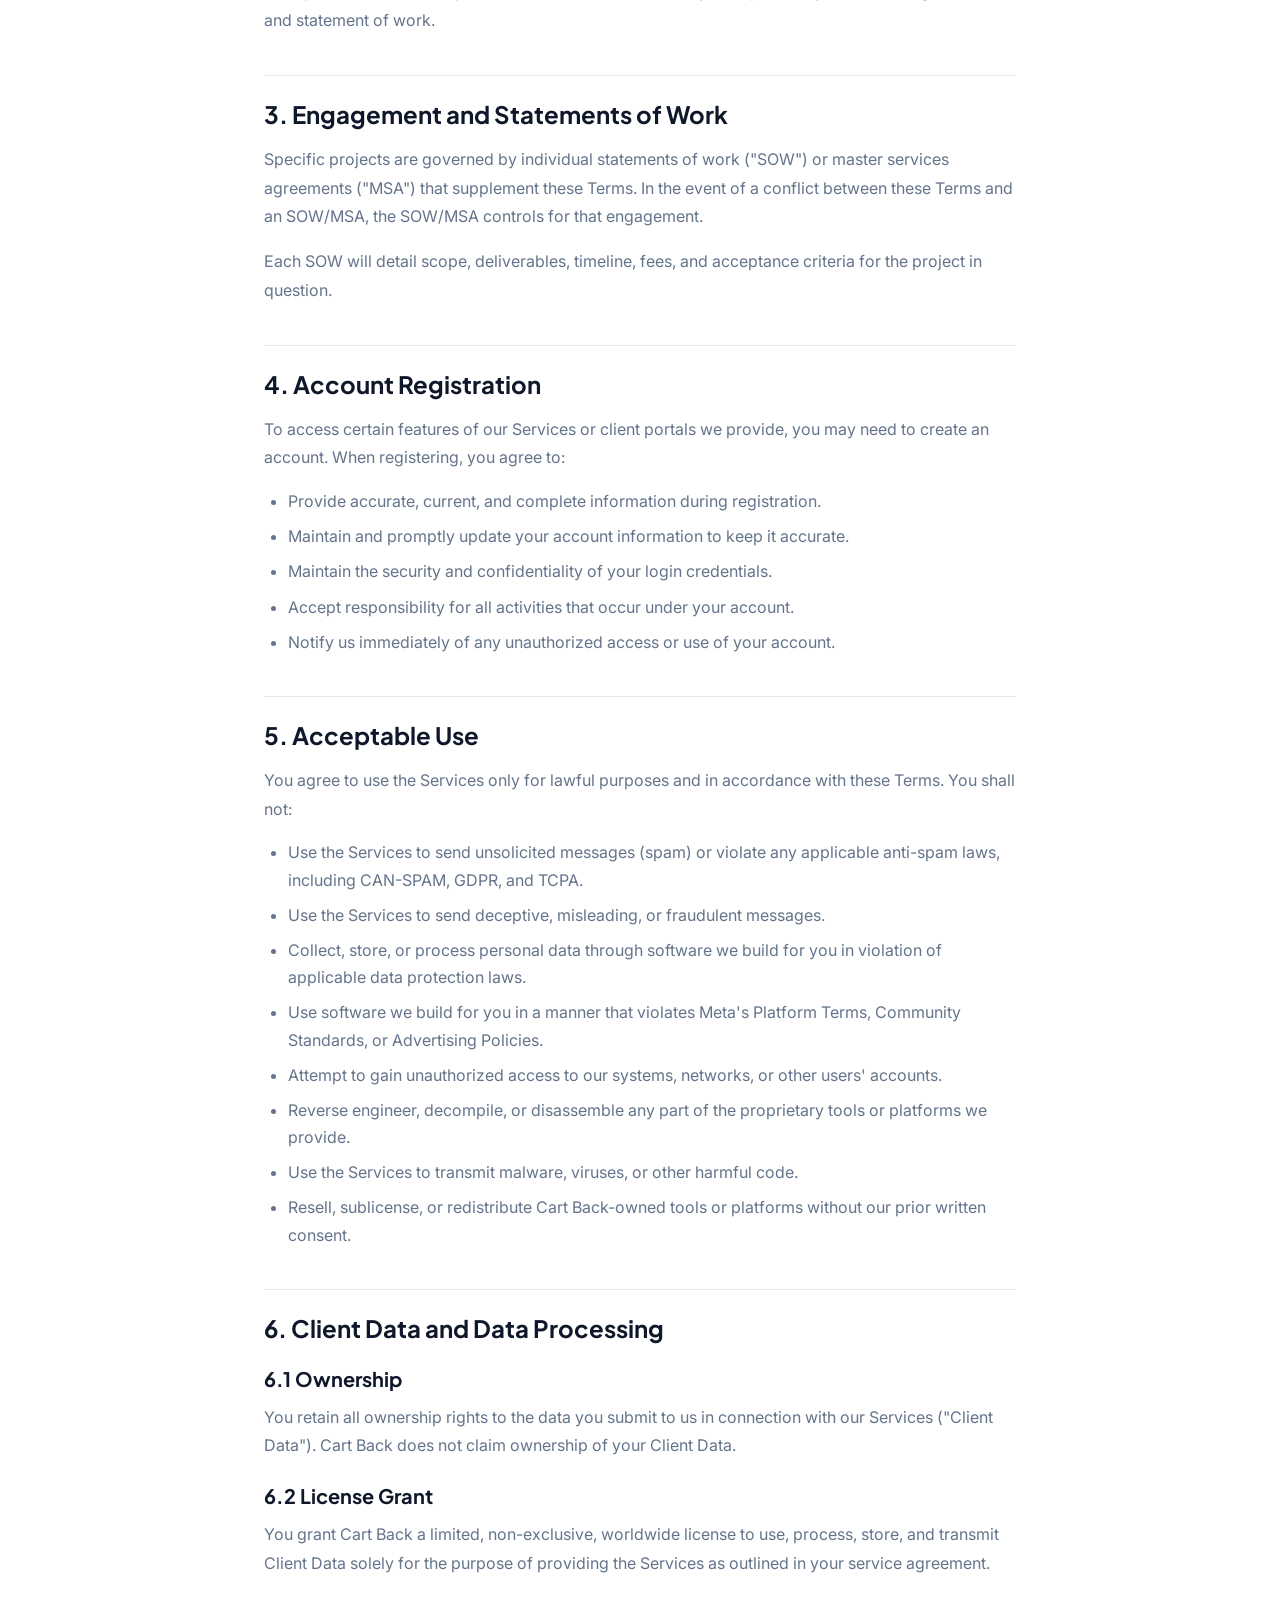
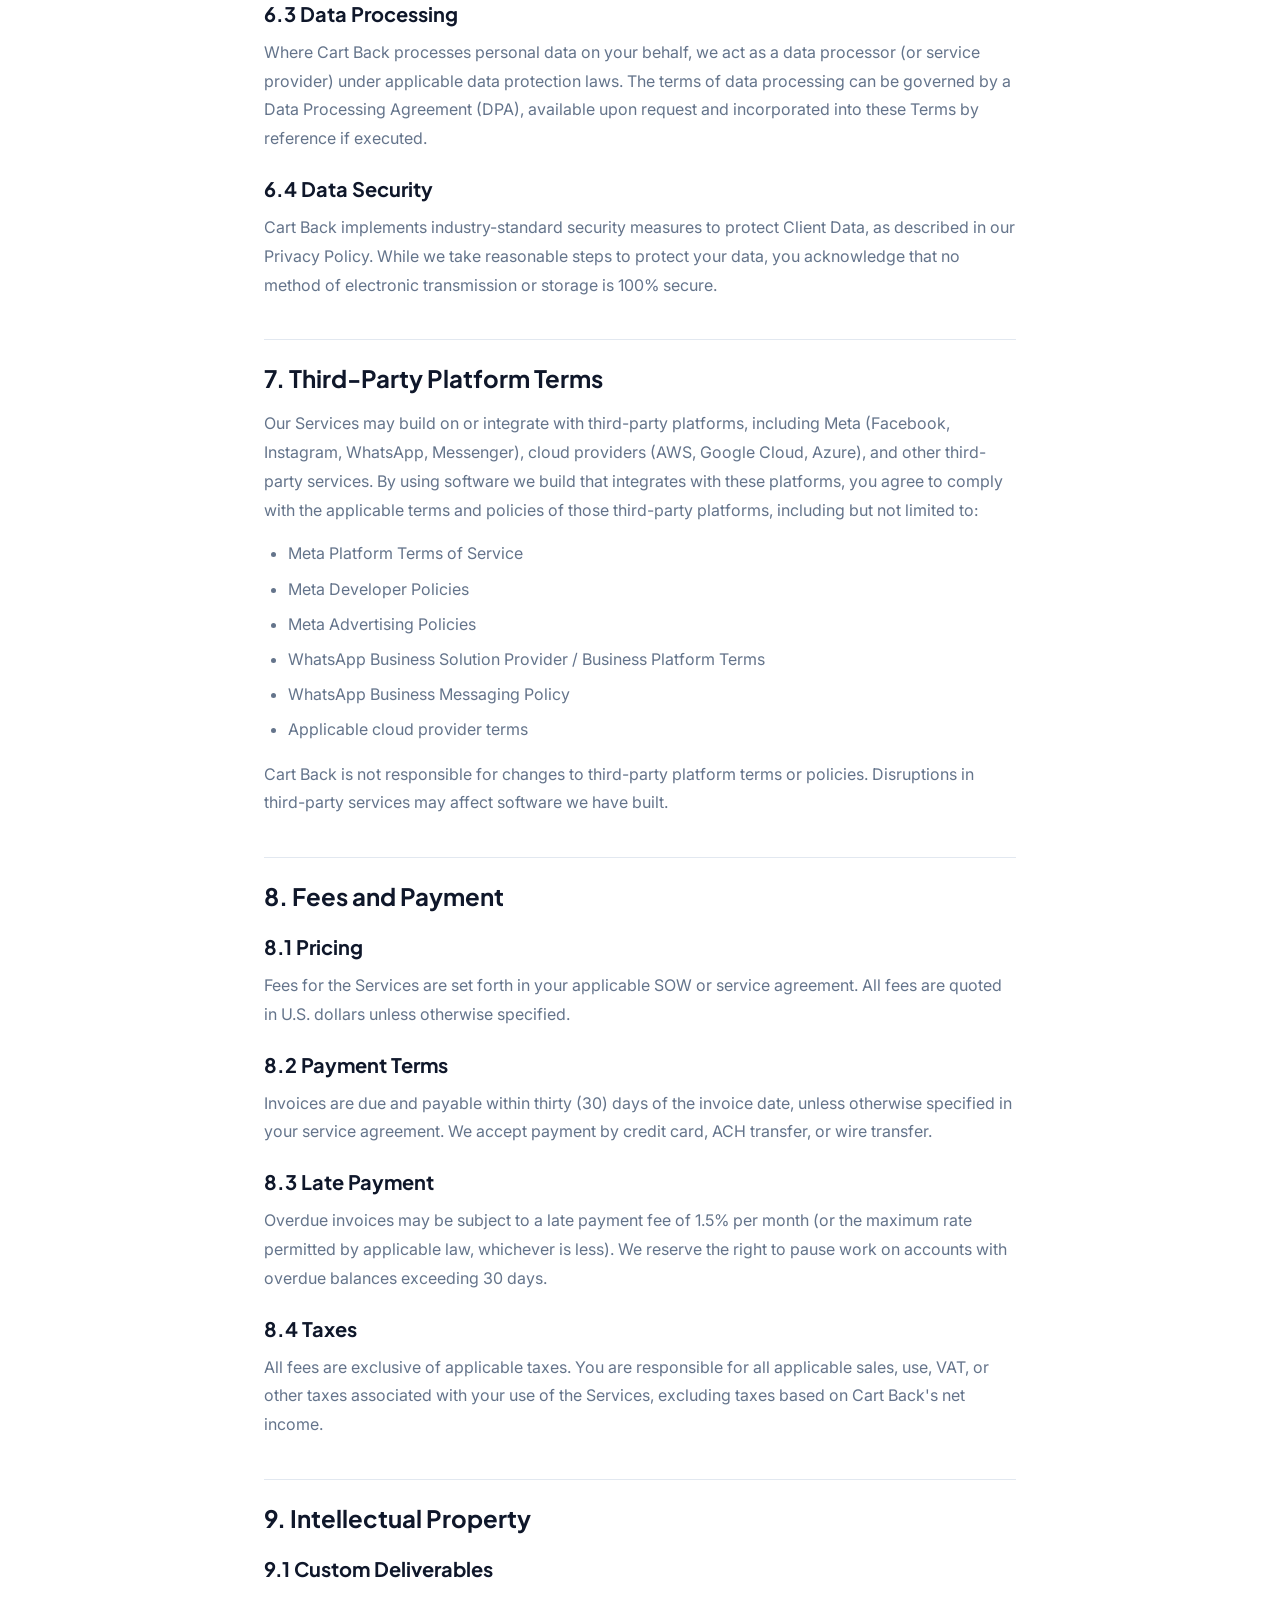
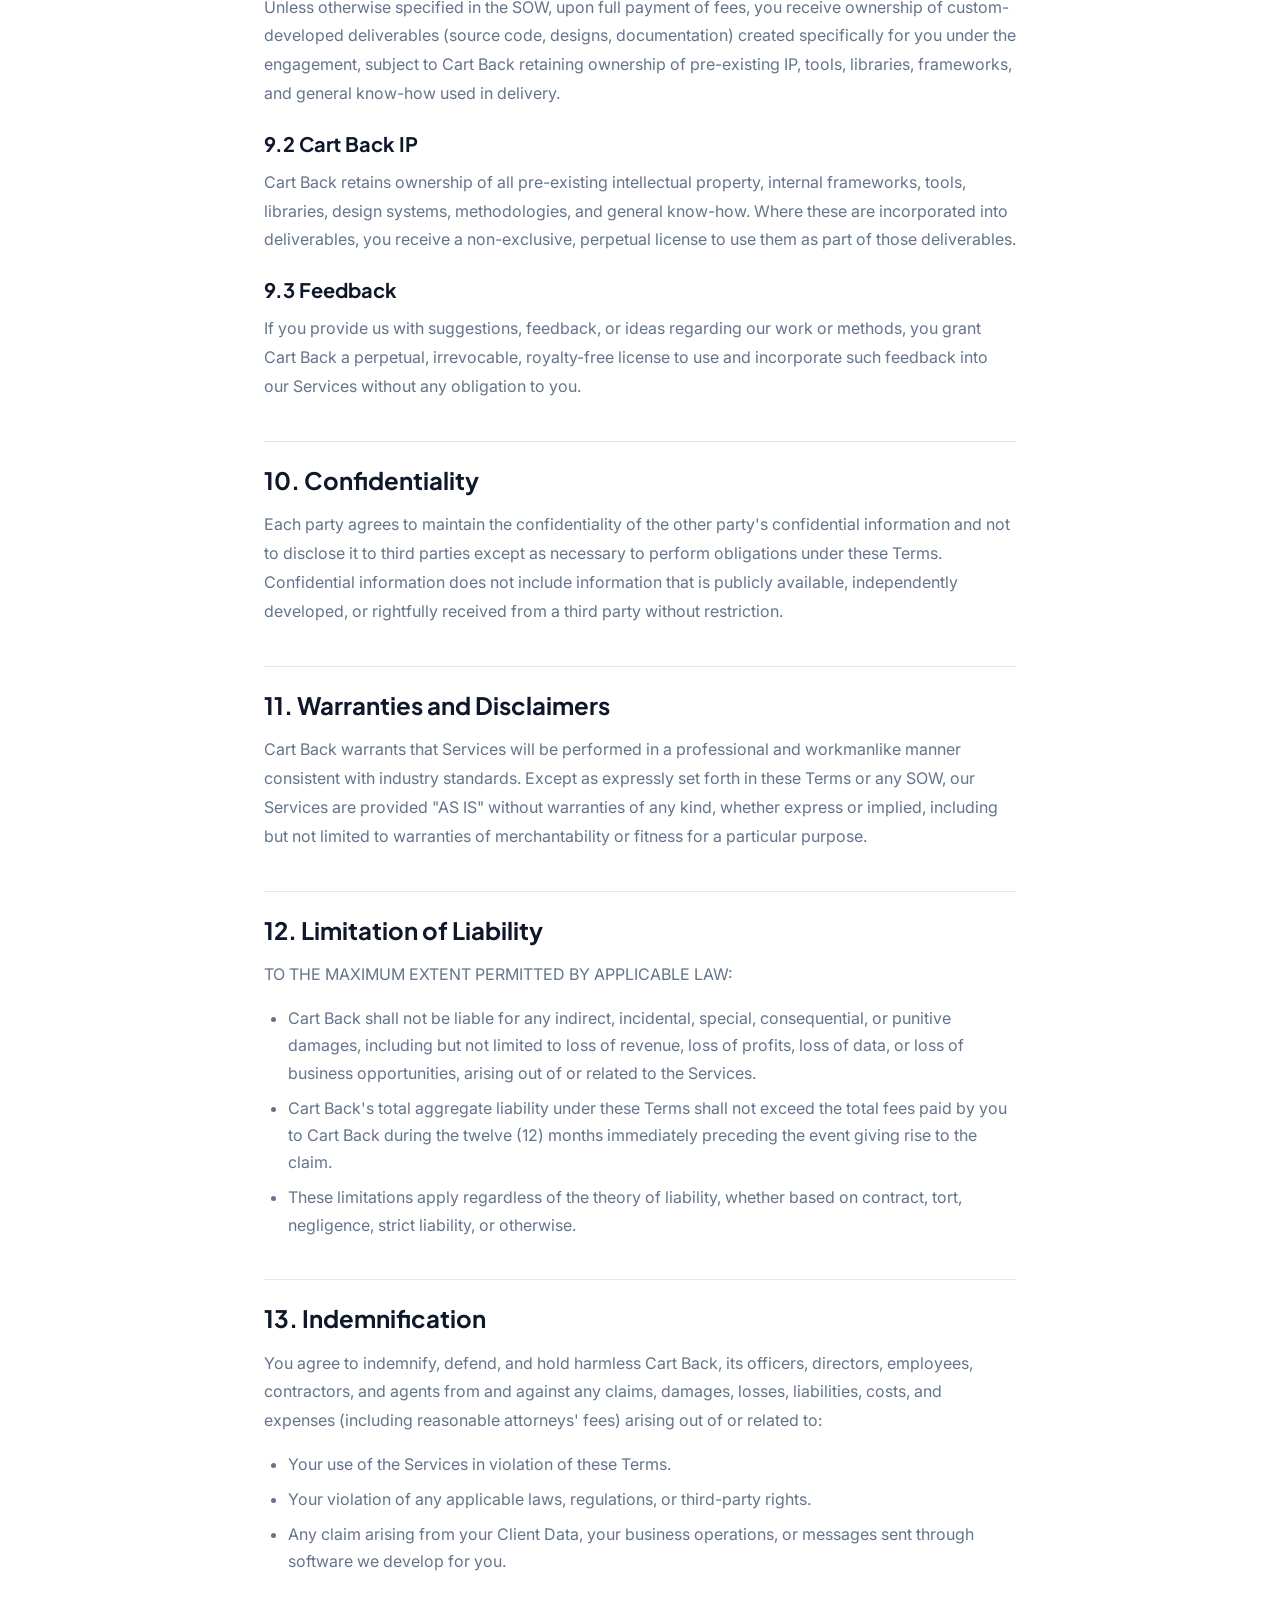
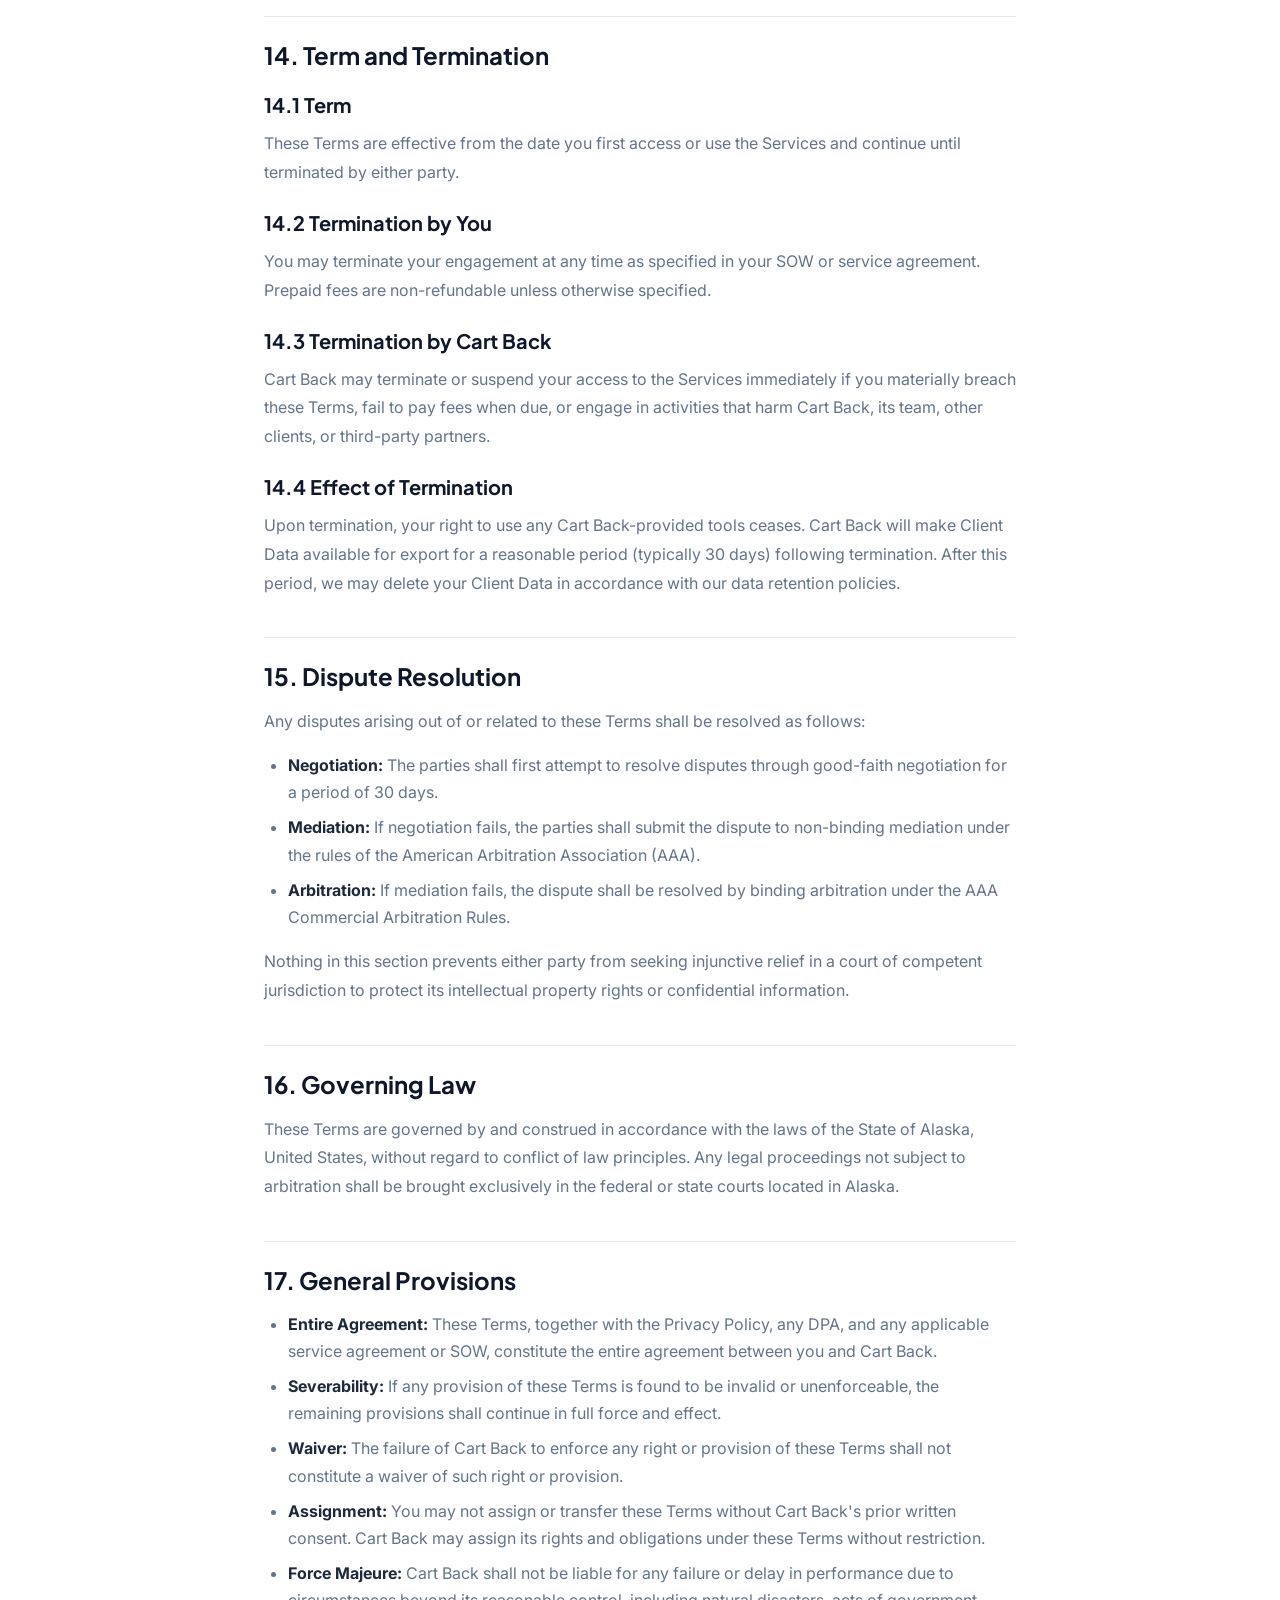
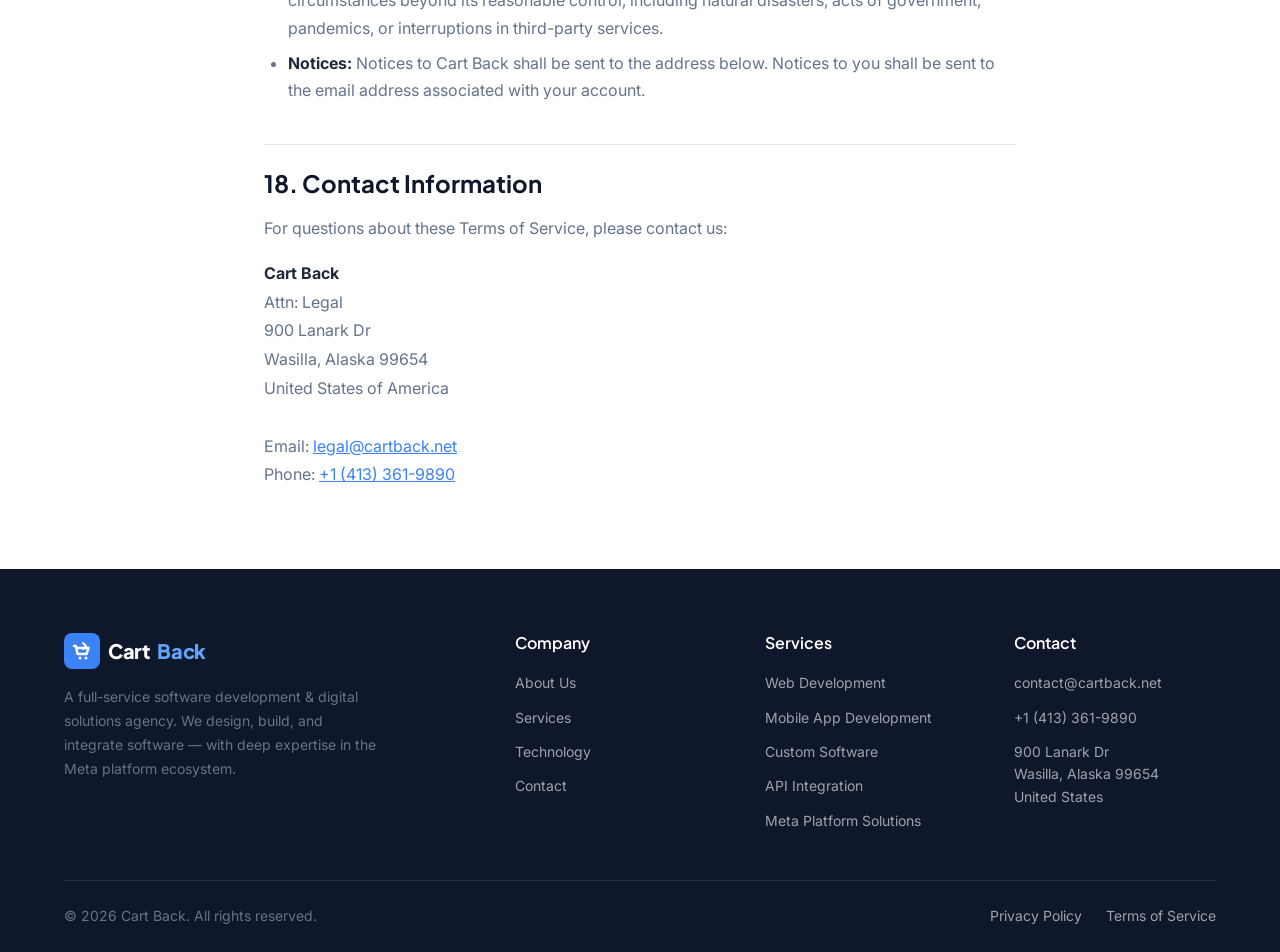
<file: terms-of-service.html>
<!DOCTYPE html>
<html lang="en">
<head>
  <meta charset="UTF-8">
  <meta name="viewport" content="width=device-width, initial-scale=1.0">
  <meta name="description" content="Cart Back Terms of Service — Terms and conditions governing the use of Cart Back's website and software development services.">
  <meta name="author" content="Cart Back">

  <meta property="og:title" content="Terms of Service — Cart Back">
  <meta property="og:description" content="Terms and conditions governing the use of Cart Back's services.">
  <meta property="og:type" content="website">
  <meta property="og:url" content="https://cartback.net/terms-of-service.html">

  <title>Terms of Service — Cart Back</title>

  <link rel="preconnect" href="https://fonts.googleapis.com">
  <link rel="preconnect" href="https://fonts.gstatic.com" crossorigin>
  <link href="https://fonts.googleapis.com/css2?family=Inter:wght@400;500;600;700;800&family=Plus+Jakarta+Sans:wght@600;700;800&display=swap" rel="stylesheet">
  <link rel="stylesheet" href="css/style.css">
</head>
<body>

  <header class="header" role="banner">
    <div class="header-inner">
      <a href="index.html" class="logo" aria-label="Cart Back Home">
        <svg viewBox="0 0 36 36" fill="none"><rect width="36" height="36" rx="8" fill="#3b82f6"/><path d="M10 13h2l1.5 8h9l2-6H14" stroke="#fff" stroke-width="2.5" stroke-linecap="round" stroke-linejoin="round"/><circle cx="16" cy="25" r="1.5" fill="#fff"/><circle cx="22" cy="25" r="1.5" fill="#fff"/><path d="M19 10l3 3-3 3" stroke="#fff" stroke-width="2" stroke-linecap="round" stroke-linejoin="round"/></svg>
        Cart<span class="highlight">Back</span>
      </a>
      <nav class="nav" role="navigation" aria-label="Main navigation">
        <div class="nav-links">
          <a href="index.html">Home</a>
          <a href="about.html">About</a>
          <a href="services.html">Services</a>
          <a href="technology.html">Technology</a>
          <a href="contact.html">Contact</a>
        </div>
        <div class="nav-cta">
          <a href="contact.html" class="btn btn-accent btn-sm">Start a Project</a>
        </div>
      </nav>
      <button class="mobile-toggle" aria-label="Toggle menu"><span></span><span></span><span></span></button>
    </div>
    <div class="mobile-menu">
      <a href="index.html">Home</a><a href="about.html">About</a><a href="services.html">Services</a><a href="technology.html">Technology</a><a href="contact.html">Contact</a>
      <a href="contact.html" class="btn btn-accent">Start a Project</a>
    </div>
  </header>

  <section class="page-hero">
    <div class="container">
      <div class="breadcrumb">
        <a href="index.html">Home</a>
        <span class="separator">/</span>
        <span class="current">Terms of Service</span>
      </div>
      <span class="label">Legal</span>
      <h1>Terms of Service</h1>
      <p>Please read these terms carefully before using Cart Back's website and services.</p>
    </div>
  </section>

  <div class="legal-content">

    <div class="legal-meta">
      <strong>Effective Date:</strong> January 1, 2026 &nbsp;|&nbsp; <strong>Last Updated:</strong> June 4, 2026<br>
      <strong>Company:</strong> Cart Back &nbsp;|&nbsp; <strong>Website:</strong> https://cartback.net/
    </div>

    <h2>1. Acceptance of Terms</h2>
    <p>These Terms of Service ("Terms") constitute a legally binding agreement between you ("you," "your," or "Client") and Cart Back ("Cart Back," "we," "our," or "us"), governing your access to and use of the Cart Back website (https://cartback.net/), and our software development, design, integration, and consulting services (collectively, the "Services").</p>
    <p>By accessing or using our Services, you agree to be bound by these Terms. If you are using the Services on behalf of a business or organization, you represent and warrant that you have the authority to bind that entity to these Terms.</p>

    <h2>2. Description of Services</h2>
    <p>Cart Back is a software development and digital solutions agency. Our Services include, but are not limited to:</p>
    <ul>
      <li><strong>Web Application Development:</strong> Design and development of websites, web apps, and SaaS platforms.</li>
      <li><strong>Mobile App Development:</strong> Native and cross-platform mobile applications for iOS and Android.</li>
      <li><strong>Custom Software Development:</strong> Bespoke software solutions including SaaS platforms, internal tools, marketplaces, and industry-specific applications.</li>
      <li><strong>API Development &amp; Integration:</strong> RESTful and GraphQL APIs, third-party service integrations, and middleware development.</li>
      <li><strong>Meta Platform Solutions:</strong> Specialized development across the Meta ecosystem — WhatsApp Business Platform, Messenger, Instagram, Facebook Marketing API, Conversions API, and custom Meta App development.</li>
      <li><strong>Cloud &amp; DevOps:</strong> Cloud architecture, CI/CD pipelines, infrastructure-as-code, Kubernetes, and 24/7 monitoring.</li>
      <li><strong>UX/UI Design:</strong> User research, wireframing, prototyping, and high-fidelity interface design.</li>
      <li><strong>Digital Transformation Consulting:</strong> Architecture reviews, technology selection, and strategic technical advisory.</li>
    </ul>
    <p>The specific features, scope, and deliverables available to you depend on your service agreement and statement of work.</p>

    <h2>3. Engagement and Statements of Work</h2>
    <p>Specific projects are governed by individual statements of work ("SOW") or master services agreements ("MSA") that supplement these Terms. In the event of a conflict between these Terms and an SOW/MSA, the SOW/MSA controls for that engagement.</p>
    <p>Each SOW will detail scope, deliverables, timeline, fees, and acceptance criteria for the project in question.</p>

    <h2>4. Account Registration</h2>
    <p>To access certain features of our Services or client portals we provide, you may need to create an account. When registering, you agree to:</p>
    <ul>
      <li>Provide accurate, current, and complete information during registration.</li>
      <li>Maintain and promptly update your account information to keep it accurate.</li>
      <li>Maintain the security and confidentiality of your login credentials.</li>
      <li>Accept responsibility for all activities that occur under your account.</li>
      <li>Notify us immediately of any unauthorized access or use of your account.</li>
    </ul>

    <h2>5. Acceptable Use</h2>
    <p>You agree to use the Services only for lawful purposes and in accordance with these Terms. You shall not:</p>
    <ul>
      <li>Use the Services to send unsolicited messages (spam) or violate any applicable anti-spam laws, including CAN-SPAM, GDPR, and TCPA.</li>
      <li>Use the Services to send deceptive, misleading, or fraudulent messages.</li>
      <li>Collect, store, or process personal data through software we build for you in violation of applicable data protection laws.</li>
      <li>Use software we build for you in a manner that violates Meta's Platform Terms, Community Standards, or Advertising Policies.</li>
      <li>Attempt to gain unauthorized access to our systems, networks, or other users' accounts.</li>
      <li>Reverse engineer, decompile, or disassemble any part of the proprietary tools or platforms we provide.</li>
      <li>Use the Services to transmit malware, viruses, or other harmful code.</li>
      <li>Resell, sublicense, or redistribute Cart Back-owned tools or platforms without our prior written consent.</li>
    </ul>

    <h2>6. Client Data and Data Processing</h2>
    <h3>6.1 Ownership</h3>
    <p>You retain all ownership rights to the data you submit to us in connection with our Services ("Client Data"). Cart Back does not claim ownership of your Client Data.</p>

    <h3>6.2 License Grant</h3>
    <p>You grant Cart Back a limited, non-exclusive, worldwide license to use, process, store, and transmit Client Data solely for the purpose of providing the Services as outlined in your service agreement.</p>

    <h3>6.3 Data Processing</h3>
    <p>Where Cart Back processes personal data on your behalf, we act as a data processor (or service provider) under applicable data protection laws. The terms of data processing can be governed by a Data Processing Agreement (DPA), available upon request and incorporated into these Terms by reference if executed.</p>

    <h3>6.4 Data Security</h3>
    <p>Cart Back implements industry-standard security measures to protect Client Data, as described in our Privacy Policy. While we take reasonable steps to protect your data, you acknowledge that no method of electronic transmission or storage is 100% secure.</p>

    <h2>7. Third-Party Platform Terms</h2>
    <p>Our Services may build on or integrate with third-party platforms, including Meta (Facebook, Instagram, WhatsApp, Messenger), cloud providers (AWS, Google Cloud, Azure), and other third-party services. By using software we build that integrates with these platforms, you agree to comply with the applicable terms and policies of those third-party platforms, including but not limited to:</p>
    <ul>
      <li>Meta Platform Terms of Service</li>
      <li>Meta Developer Policies</li>
      <li>Meta Advertising Policies</li>
      <li>WhatsApp Business Solution Provider / Business Platform Terms</li>
      <li>WhatsApp Business Messaging Policy</li>
      <li>Applicable cloud provider terms</li>
    </ul>
    <p>Cart Back is not responsible for changes to third-party platform terms or policies. Disruptions in third-party services may affect software we have built.</p>

    <h2>8. Fees and Payment</h2>
    <h3>8.1 Pricing</h3>
    <p>Fees for the Services are set forth in your applicable SOW or service agreement. All fees are quoted in U.S. dollars unless otherwise specified.</p>

    <h3>8.2 Payment Terms</h3>
    <p>Invoices are due and payable within thirty (30) days of the invoice date, unless otherwise specified in your service agreement. We accept payment by credit card, ACH transfer, or wire transfer.</p>

    <h3>8.3 Late Payment</h3>
    <p>Overdue invoices may be subject to a late payment fee of 1.5% per month (or the maximum rate permitted by applicable law, whichever is less). We reserve the right to pause work on accounts with overdue balances exceeding 30 days.</p>

    <h3>8.4 Taxes</h3>
    <p>All fees are exclusive of applicable taxes. You are responsible for all applicable sales, use, VAT, or other taxes associated with your use of the Services, excluding taxes based on Cart Back's net income.</p>

    <h2>9. Intellectual Property</h2>
    <h3>9.1 Custom Deliverables</h3>
    <p>Unless otherwise specified in the SOW, upon full payment of fees, you receive ownership of custom-developed deliverables (source code, designs, documentation) created specifically for you under the engagement, subject to Cart Back retaining ownership of pre-existing IP, tools, libraries, frameworks, and general know-how used in delivery.</p>

    <h3>9.2 Cart Back IP</h3>
    <p>Cart Back retains ownership of all pre-existing intellectual property, internal frameworks, tools, libraries, design systems, methodologies, and general know-how. Where these are incorporated into deliverables, you receive a non-exclusive, perpetual license to use them as part of those deliverables.</p>

    <h3>9.3 Feedback</h3>
    <p>If you provide us with suggestions, feedback, or ideas regarding our work or methods, you grant Cart Back a perpetual, irrevocable, royalty-free license to use and incorporate such feedback into our Services without any obligation to you.</p>

    <h2>10. Confidentiality</h2>
    <p>Each party agrees to maintain the confidentiality of the other party's confidential information and not to disclose it to third parties except as necessary to perform obligations under these Terms. Confidential information does not include information that is publicly available, independently developed, or rightfully received from a third party without restriction.</p>

    <h2>11. Warranties and Disclaimers</h2>
    <p>Cart Back warrants that Services will be performed in a professional and workmanlike manner consistent with industry standards. Except as expressly set forth in these Terms or any SOW, our Services are provided "AS IS" without warranties of any kind, whether express or implied, including but not limited to warranties of merchantability or fitness for a particular purpose.</p>

    <h2>12. Limitation of Liability</h2>
    <p>TO THE MAXIMUM EXTENT PERMITTED BY APPLICABLE LAW:</p>
    <ul>
      <li>Cart Back shall not be liable for any indirect, incidental, special, consequential, or punitive damages, including but not limited to loss of revenue, loss of profits, loss of data, or loss of business opportunities, arising out of or related to the Services.</li>
      <li>Cart Back's total aggregate liability under these Terms shall not exceed the total fees paid by you to Cart Back during the twelve (12) months immediately preceding the event giving rise to the claim.</li>
      <li>These limitations apply regardless of the theory of liability, whether based on contract, tort, negligence, strict liability, or otherwise.</li>
    </ul>

    <h2>13. Indemnification</h2>
    <p>You agree to indemnify, defend, and hold harmless Cart Back, its officers, directors, employees, contractors, and agents from and against any claims, damages, losses, liabilities, costs, and expenses (including reasonable attorneys' fees) arising out of or related to:</p>
    <ul>
      <li>Your use of the Services in violation of these Terms.</li>
      <li>Your violation of any applicable laws, regulations, or third-party rights.</li>
      <li>Any claim arising from your Client Data, your business operations, or messages sent through software we develop for you.</li>
    </ul>

    <h2>14. Term and Termination</h2>
    <h3>14.1 Term</h3>
    <p>These Terms are effective from the date you first access or use the Services and continue until terminated by either party.</p>

    <h3>14.2 Termination by You</h3>
    <p>You may terminate your engagement at any time as specified in your SOW or service agreement. Prepaid fees are non-refundable unless otherwise specified.</p>

    <h3>14.3 Termination by Cart Back</h3>
    <p>Cart Back may terminate or suspend your access to the Services immediately if you materially breach these Terms, fail to pay fees when due, or engage in activities that harm Cart Back, its team, other clients, or third-party partners.</p>

    <h3>14.4 Effect of Termination</h3>
    <p>Upon termination, your right to use any Cart Back-provided tools ceases. Cart Back will make Client Data available for export for a reasonable period (typically 30 days) following termination. After this period, we may delete your Client Data in accordance with our data retention policies.</p>

    <h2>15. Dispute Resolution</h2>
    <p>Any disputes arising out of or related to these Terms shall be resolved as follows:</p>
    <ul>
      <li><strong>Negotiation:</strong> The parties shall first attempt to resolve disputes through good-faith negotiation for a period of 30 days.</li>
      <li><strong>Mediation:</strong> If negotiation fails, the parties shall submit the dispute to non-binding mediation under the rules of the American Arbitration Association (AAA).</li>
      <li><strong>Arbitration:</strong> If mediation fails, the dispute shall be resolved by binding arbitration under the AAA Commercial Arbitration Rules.</li>
    </ul>
    <p>Nothing in this section prevents either party from seeking injunctive relief in a court of competent jurisdiction to protect its intellectual property rights or confidential information.</p>

    <h2>16. Governing Law</h2>
    <p>These Terms are governed by and construed in accordance with the laws of the State of Alaska, United States, without regard to conflict of law principles. Any legal proceedings not subject to arbitration shall be brought exclusively in the federal or state courts located in Alaska.</p>

    <h2>17. General Provisions</h2>
    <ul>
      <li><strong>Entire Agreement:</strong> These Terms, together with the Privacy Policy, any DPA, and any applicable service agreement or SOW, constitute the entire agreement between you and Cart Back.</li>
      <li><strong>Severability:</strong> If any provision of these Terms is found to be invalid or unenforceable, the remaining provisions shall continue in full force and effect.</li>
      <li><strong>Waiver:</strong> The failure of Cart Back to enforce any right or provision of these Terms shall not constitute a waiver of such right or provision.</li>
      <li><strong>Assignment:</strong> You may not assign or transfer these Terms without Cart Back's prior written consent. Cart Back may assign its rights and obligations under these Terms without restriction.</li>
      <li><strong>Force Majeure:</strong> Cart Back shall not be liable for any failure or delay in performance due to circumstances beyond its reasonable control, including natural disasters, acts of government, pandemics, or interruptions in third-party services.</li>
      <li><strong>Notices:</strong> Notices to Cart Back shall be sent to the address below. Notices to you shall be sent to the email address associated with your account.</li>
    </ul>

    <h2>18. Contact Information</h2>
    <p>For questions about these Terms of Service, please contact us:</p>
    <p>
      <strong>Cart Back</strong><br>
      Attn: Legal<br>
      900 Lanark Dr<br>
      Wasilla, Alaska 99654<br>
      United States of America<br><br>
      Email: <a href="mailto:legal@cartback.net">legal@cartback.net</a><br>
      Phone: <a href="tel:+14133619890">+1 (413) 361-9890</a>
    </p>

  </div>

  <footer class="footer" role="contentinfo">
    <div class="container">
      <div class="footer-grid">
        <div class="footer-brand">
          <a href="index.html" class="logo">
            <svg viewBox="0 0 36 36" fill="none"><rect width="36" height="36" rx="8" fill="#3b82f6"/><path d="M10 13h2l1.5 8h9l2-6H14" stroke="#fff" stroke-width="2.5" stroke-linecap="round" stroke-linejoin="round"/><circle cx="16" cy="25" r="1.5" fill="#fff"/><circle cx="22" cy="25" r="1.5" fill="#fff"/><path d="M19 10l3 3-3 3" stroke="#fff" stroke-width="2" stroke-linecap="round" stroke-linejoin="round"/></svg>
            Cart<span class="highlight">Back</span>
          </a>
          <p>A full-service software development &amp; digital solutions agency. We design, build, and integrate software — with deep expertise in the Meta platform ecosystem.</p>
        </div>
        <div class="footer-column">
          <h4>Company</h4>
          <div class="footer-links"><a href="about.html">About Us</a><a href="services.html">Services</a><a href="technology.html">Technology</a><a href="contact.html">Contact</a></div>
        </div>
        <div class="footer-column">
          <h4>Services</h4>
          <div class="footer-links"><a href="services.html">Web Development</a><a href="services.html">Mobile App Development</a><a href="services.html">Custom Software</a><a href="services.html">API Integration</a><a href="services.html">Meta Platform Solutions</a></div>
        </div>
        <div class="footer-column">
          <h4>Contact</h4>
          <div class="footer-links">
            <a href="mailto:contact@cartback.net">contact@cartback.net</a>
            <a href="tel:+14133619890">+1 (413) 361-9890</a>
            <a>900 Lanark Dr<br>Wasilla, Alaska 99654<br>United States</a>
          </div>
        </div>
      </div>
      <div class="footer-bottom">
        <p>&copy; 2026 Cart Back. All rights reserved.</p>
        <div class="footer-legal"><a href="privacy-policy.html">Privacy Policy</a><a href="terms-of-service.html">Terms of Service</a></div>
      </div>
    </div>
  </footer>

  <script src="js/main.js"></script>
</body>
</html>
</file>
<file: css/style.css>
/* ============================================
   CartBack.net — Design System & Styles
   ============================================ */

/* --- CSS Custom Properties --- */
:root {
  /* Colors */
  --color-primary: #1e3a5f;
  --color-primary-dark: #0f1f38;
  --color-primary-light: #2563eb;
  --color-accent: #3b82f6;
  --color-accent-light: #60a5fa;
  --color-secondary: #10b981;
  --color-secondary-dark: #059669;
  --color-cta: #f97316;
  --color-cta-hover: #ea580c;
  --color-dark: #0f172a;
  --color-dark-alt: #1e293b;
  --color-gray-900: #111827;
  --color-gray-800: #1f2937;
  --color-gray-700: #374151;
  --color-gray-600: #4b5563;
  --color-gray-500: #6b7280;
  --color-gray-400: #9ca3af;
  --color-gray-300: #d1d5db;
  --color-gray-200: #e5e7eb;
  --color-gray-100: #f3f4f6;
  --color-gray-50: #f9fafb;
  --color-white: #ffffff;
  --color-bg: #ffffff;
  --color-bg-alt: #f1f5f9;
  --color-bg-dark: #0f172a;
  --color-text: #1e293b;
  --color-text-light: #64748b;
  --color-text-white: #f8fafc;
  --color-border: #e2e8f0;

  /* Gradients */
  --gradient-primary: linear-gradient(135deg, #1e3a5f 0%, #2563eb 100%);
  --gradient-accent: linear-gradient(135deg, #3b82f6 0%, #8b5cf6 100%);
  --gradient-dark: linear-gradient(135deg, #0f172a 0%, #1e3a5f 100%);
  --gradient-cta: linear-gradient(135deg, #f97316 0%, #ef4444 100%);
  --gradient-hero: linear-gradient(135deg, #0f172a 0%, #1e3a5f 50%, #2563eb 100%);

  /* Typography */
  --font-primary: 'Inter', -apple-system, BlinkMacSystemFont, 'Segoe UI', sans-serif;
  --font-heading: 'Plus Jakarta Sans', 'Inter', -apple-system, sans-serif;
  --font-mono: 'JetBrains Mono', 'Fira Code', monospace;

  /* Font sizes */
  --text-xs: 0.75rem;
  --text-sm: 0.875rem;
  --text-base: 1rem;
  --text-lg: 1.125rem;
  --text-xl: 1.25rem;
  --text-2xl: 1.5rem;
  --text-3xl: 1.875rem;
  --text-4xl: 2.25rem;
  --text-5xl: 3rem;
  --text-6xl: 3.75rem;

  /* Spacing */
  --space-1: 0.25rem;
  --space-2: 0.5rem;
  --space-3: 0.75rem;
  --space-4: 1rem;
  --space-5: 1.25rem;
  --space-6: 1.5rem;
  --space-8: 2rem;
  --space-10: 2.5rem;
  --space-12: 3rem;
  --space-16: 4rem;
  --space-20: 5rem;
  --space-24: 6rem;

  /* Border Radius */
  --radius-sm: 0.375rem;
  --radius-md: 0.5rem;
  --radius-lg: 0.75rem;
  --radius-xl: 1rem;
  --radius-2xl: 1.5rem;
  --radius-full: 9999px;

  /* Shadows */
  --shadow-sm: 0 1px 2px rgba(0, 0, 0, 0.05);
  --shadow-md: 0 4px 6px -1px rgba(0, 0, 0, 0.1), 0 2px 4px -2px rgba(0, 0, 0, 0.1);
  --shadow-lg: 0 10px 15px -3px rgba(0, 0, 0, 0.1), 0 4px 6px -4px rgba(0, 0, 0, 0.1);
  --shadow-xl: 0 20px 25px -5px rgba(0, 0, 0, 0.1), 0 8px 10px -6px rgba(0, 0, 0, 0.1);
  --shadow-2xl: 0 25px 50px -12px rgba(0, 0, 0, 0.25);
  --shadow-card: 0 4px 24px rgba(0, 0, 0, 0.08);
  --shadow-card-hover: 0 12px 40px rgba(0, 0, 0, 0.15);

  /* Transitions */
  --transition-fast: 150ms ease;
  --transition-base: 250ms ease;
  --transition-slow: 350ms ease;
  --transition-smooth: 500ms cubic-bezier(0.4, 0, 0.2, 1);

  /* Layout */
  --container-max: 1200px;
  --container-wide: 1400px;
  --header-height: 80px;
}

/* --- Reset & Base --- */
*,
*::before,
*::after {
  margin: 0;
  padding: 0;
  box-sizing: border-box;
}

html {
  scroll-behavior: smooth;
  scroll-padding-top: var(--header-height);
  -webkit-text-size-adjust: 100%;
}

body {
  font-family: var(--font-primary);
  font-size: var(--text-base);
  line-height: 1.6;
  color: var(--color-text);
  background-color: var(--color-bg);
  -webkit-font-smoothing: antialiased;
  -moz-osx-font-smoothing: grayscale;
  overflow-x: hidden;
}

img {
  max-width: 100%;
  height: auto;
  display: block;
}

a {
  color: var(--color-accent);
  text-decoration: none;
  transition: color var(--transition-fast);
}

a:hover {
  color: var(--color-primary-light);
}

ul, ol {
  list-style: none;
}

button {
  font-family: inherit;
  cursor: pointer;
  border: none;
  background: none;
}

input, textarea, select {
  font-family: inherit;
  font-size: inherit;
}

h1, h2, h3, h4, h5, h6 {
  font-family: var(--font-heading);
  font-weight: 700;
  line-height: 1.2;
  color: var(--color-dark);
}

h1 { font-size: var(--text-5xl); }
h2 { font-size: var(--text-4xl); }
h3 { font-size: var(--text-2xl); }
h4 { font-size: var(--text-xl); }
h5 { font-size: var(--text-lg); }

p {
  margin-bottom: var(--space-4);
  color: var(--color-text-light);
}

/* --- Layout --- */
.container {
  width: 100%;
  max-width: var(--container-max);
  margin: 0 auto;
  padding: 0 var(--space-6);
}

.container-wide {
  max-width: var(--container-wide);
  margin: 0 auto;
  padding: 0 var(--space-6);
}

.section {
  padding: var(--space-20) 0;
}

.section-lg {
  padding: var(--space-24) 0;
}

.section-dark {
  background: var(--color-bg-dark);
  color: var(--color-text-white);
}

.section-dark h2,
.section-dark h3,
.section-dark h4 {
  color: var(--color-white);
}

.section-dark p {
  color: var(--color-gray-400);
}

.section-alt {
  background: var(--color-bg-alt);
}

.section-header {
  text-align: center;
  max-width: 700px;
  margin: 0 auto var(--space-16);
}

.section-header .label {
  display: inline-block;
  font-size: var(--text-sm);
  font-weight: 600;
  text-transform: uppercase;
  letter-spacing: 0.1em;
  color: var(--color-accent);
  margin-bottom: var(--space-3);
}

.section-header h2 {
  margin-bottom: var(--space-4);
}

.section-header p {
  font-size: var(--text-lg);
}

.grid {
  display: grid;
  gap: var(--space-8);
}

.grid-2 { grid-template-columns: repeat(2, 1fr); }
.grid-3 { grid-template-columns: repeat(3, 1fr); }
.grid-4 { grid-template-columns: repeat(4, 1fr); }

.flex {
  display: flex;
}

.flex-center {
  display: flex;
  align-items: center;
  justify-content: center;
}

.flex-between {
  display: flex;
  align-items: center;
  justify-content: space-between;
}

.text-center { text-align: center; }

/* --- Buttons --- */
.btn {
  display: inline-flex;
  align-items: center;
  justify-content: center;
  gap: var(--space-2);
  padding: 0.75rem 1.75rem;
  font-size: var(--text-base);
  font-weight: 600;
  border-radius: var(--radius-lg);
  transition: all var(--transition-base);
  cursor: pointer;
  border: 2px solid transparent;
  text-decoration: none;
  white-space: nowrap;
}

.btn-primary {
  background: var(--gradient-primary);
  color: var(--color-white);
  box-shadow: 0 4px 14px rgba(37, 99, 235, 0.4);
}

.btn-primary:hover {
  transform: translateY(-2px);
  box-shadow: 0 6px 20px rgba(37, 99, 235, 0.5);
  color: var(--color-white);
}

.btn-accent {
  background: var(--color-accent);
  color: var(--color-white);
  box-shadow: 0 4px 14px rgba(59, 130, 246, 0.3);
}

.btn-accent:hover {
  background: var(--color-primary-light);
  transform: translateY(-2px);
  box-shadow: 0 6px 20px rgba(59, 130, 246, 0.4);
  color: var(--color-white);
}

.btn-cta {
  background: var(--gradient-cta);
  color: var(--color-white);
  box-shadow: 0 4px 14px rgba(249, 115, 22, 0.4);
}

.btn-cta:hover {
  transform: translateY(-2px);
  box-shadow: 0 6px 20px rgba(249, 115, 22, 0.5);
  color: var(--color-white);
}

.btn-outline {
  background: transparent;
  color: var(--color-white);
  border-color: rgba(255, 255, 255, 0.3);
}

.btn-outline:hover {
  background: rgba(255, 255, 255, 0.1);
  border-color: var(--color-white);
  color: var(--color-white);
}

.btn-outline-dark {
  background: transparent;
  color: var(--color-primary);
  border-color: var(--color-primary);
}

.btn-outline-dark:hover {
  background: var(--color-primary);
  color: var(--color-white);
}

.btn-white {
  background: var(--color-white);
  color: var(--color-primary);
}

.btn-white:hover {
  transform: translateY(-2px);
  box-shadow: 0 6px 20px rgba(0, 0, 0, 0.15);
  color: var(--color-primary);
}

.btn-lg {
  padding: 1rem 2.25rem;
  font-size: var(--text-lg);
  border-radius: var(--radius-xl);
}

.btn-sm {
  padding: 0.5rem 1.25rem;
  font-size: var(--text-sm);
}

.btn-icon {
  width: 20px;
  height: 20px;
}

/* --- Header & Navigation --- */
.header {
  position: fixed;
  top: 0;
  left: 0;
  right: 0;
  height: var(--header-height);
  z-index: 1000;
  transition: all var(--transition-slow);
  background: transparent;
}

.header.scrolled {
  background: rgba(15, 23, 42, 0.95);
  backdrop-filter: blur(20px);
  -webkit-backdrop-filter: blur(20px);
  box-shadow: 0 4px 30px rgba(0, 0, 0, 0.1);
}

.header-inner {
  display: flex;
  align-items: center;
  justify-content: space-between;
  height: 100%;
  max-width: var(--container-wide);
  margin: 0 auto;
  padding: 0 var(--space-6);
}

.logo {
  display: flex;
  align-items: center;
  gap: var(--space-2);
  font-family: var(--font-heading);
  font-size: var(--text-xl);
  font-weight: 800;
  color: var(--color-white);
  text-decoration: none;
  letter-spacing: -0.02em;
}

.logo svg {
  width: 36px;
  height: 36px;
}

.logo span.highlight {
  color: var(--color-accent-light);
}

.nav {
  display: flex;
  align-items: center;
  gap: var(--space-8);
}

.nav-links {
  display: flex;
  align-items: center;
  gap: var(--space-1);
}

.nav-links a {
  color: rgba(255, 255, 255, 0.8);
  font-size: var(--text-sm);
  font-weight: 500;
  padding: var(--space-2) var(--space-4);
  border-radius: var(--radius-md);
  transition: all var(--transition-fast);
  text-decoration: none;
}

.nav-links a:hover,
.nav-links a.active {
  color: var(--color-white);
  background: rgba(255, 255, 255, 0.1);
}

.nav-cta {
  display: flex;
  align-items: center;
  gap: var(--space-3);
}

/* Mobile Menu */
.mobile-toggle {
  display: none;
  flex-direction: column;
  gap: 5px;
  padding: var(--space-2);
  cursor: pointer;
  z-index: 1001;
}

.mobile-toggle span {
  display: block;
  width: 24px;
  height: 2px;
  background: var(--color-white);
  border-radius: 2px;
  transition: all var(--transition-base);
}

.mobile-toggle.active span:nth-child(1) {
  transform: rotate(45deg) translate(5px, 5px);
}

.mobile-toggle.active span:nth-child(2) {
  opacity: 0;
}

.mobile-toggle.active span:nth-child(3) {
  transform: rotate(-45deg) translate(5px, -5px);
}

.mobile-menu {
  display: none;
  position: fixed;
  top: 0;
  left: 0;
  right: 0;
  bottom: 0;
  background: var(--color-dark);
  z-index: 999;
  padding: calc(var(--header-height) + var(--space-8)) var(--space-6) var(--space-8);
  flex-direction: column;
  gap: var(--space-2);
  overflow-y: auto;
}

.mobile-menu.active {
  display: flex;
}

.mobile-menu a {
  display: block;
  color: var(--color-white);
  font-size: var(--text-xl);
  font-weight: 500;
  padding: var(--space-4) 0;
  border-bottom: 1px solid rgba(255, 255, 255, 0.1);
  text-decoration: none;
}

.mobile-menu .btn {
  margin-top: var(--space-4);
  text-align: center;
}

/* --- Hero Section --- */
.hero {
  position: relative;
  min-height: 100vh;
  display: flex;
  align-items: center;
  background: var(--gradient-hero);
  overflow: hidden;
  padding-top: var(--header-height);
}

.hero::before {
  content: '';
  position: absolute;
  top: 0;
  left: 0;
  right: 0;
  bottom: 0;
  background:
    radial-gradient(ellipse at 20% 50%, rgba(59, 130, 246, 0.15) 0%, transparent 60%),
    radial-gradient(ellipse at 80% 20%, rgba(139, 92, 246, 0.1) 0%, transparent 50%),
    radial-gradient(ellipse at 60% 80%, rgba(16, 185, 129, 0.08) 0%, transparent 50%);
  pointer-events: none;
}

.hero-grid-bg {
  position: absolute;
  top: 0;
  left: 0;
  right: 0;
  bottom: 0;
  background-image:
    linear-gradient(rgba(255,255,255,0.03) 1px, transparent 1px),
    linear-gradient(90deg, rgba(255,255,255,0.03) 1px, transparent 1px);
  background-size: 60px 60px;
  pointer-events: none;
}

.hero .container {
  position: relative;
  z-index: 2;
}

.hero-content {
  max-width: 720px;
}

.hero-badge {
  display: inline-flex;
  align-items: center;
  gap: var(--space-2);
  padding: var(--space-2) var(--space-4);
  background: rgba(59, 130, 246, 0.15);
  border: 1px solid rgba(59, 130, 246, 0.3);
  border-radius: var(--radius-full);
  font-size: var(--text-sm);
  font-weight: 500;
  color: var(--color-accent-light);
  margin-bottom: var(--space-6);
}

.hero-badge svg {
  width: 16px;
  height: 16px;
}

.hero h1 {
  color: var(--color-white);
  font-size: clamp(2.5rem, 5vw, 4rem);
  line-height: 1.1;
  margin-bottom: var(--space-6);
  letter-spacing: -0.03em;
}

.hero h1 .gradient-text {
  background: linear-gradient(135deg, #60a5fa, #a78bfa, #34d399);
  -webkit-background-clip: text;
  -webkit-text-fill-color: transparent;
  background-clip: text;
}

.hero p {
  font-size: var(--text-xl);
  color: var(--color-gray-400);
  margin-bottom: var(--space-8);
  max-width: 560px;
  line-height: 1.7;
}

.hero-buttons {
  display: flex;
  gap: var(--space-4);
  margin-bottom: var(--space-12);
  flex-wrap: wrap;
}

.hero-stats {
  display: flex;
  gap: var(--space-12);
  padding-top: var(--space-8);
  border-top: 1px solid rgba(255, 255, 255, 0.1);
}

.hero-stat {
  text-align: left;
}

.hero-stat .number {
  display: block;
  font-family: var(--font-heading);
  font-size: var(--text-3xl);
  font-weight: 800;
  color: var(--color-white);
  line-height: 1;
  margin-bottom: var(--space-1);
}

.hero-stat .label {
  font-size: var(--text-sm);
  color: var(--color-gray-400);
}

/* --- Page Hero (inner pages) --- */
.page-hero {
  background: var(--gradient-hero);
  padding: calc(var(--header-height) + var(--space-16)) 0 var(--space-16);
  position: relative;
  overflow: hidden;
}

.page-hero::before {
  content: '';
  position: absolute;
  top: 0;
  left: 0;
  right: 0;
  bottom: 0;
  background:
    radial-gradient(ellipse at 20% 50%, rgba(59, 130, 246, 0.15) 0%, transparent 60%),
    radial-gradient(ellipse at 80% 20%, rgba(139, 92, 246, 0.1) 0%, transparent 50%);
  pointer-events: none;
}

.page-hero .container {
  position: relative;
  z-index: 2;
}

.page-hero .label {
  display: inline-block;
  font-size: var(--text-sm);
  font-weight: 600;
  text-transform: uppercase;
  letter-spacing: 0.1em;
  color: var(--color-accent-light);
  margin-bottom: var(--space-3);
}

.page-hero h1 {
  color: var(--color-white);
  font-size: clamp(2rem, 4vw, 3rem);
  margin-bottom: var(--space-4);
}

.page-hero p {
  font-size: var(--text-lg);
  color: var(--color-gray-400);
  max-width: 600px;
}

.breadcrumb {
  display: flex;
  align-items: center;
  gap: var(--space-2);
  margin-bottom: var(--space-6);
  font-size: var(--text-sm);
}

.breadcrumb a {
  color: var(--color-gray-400);
}

.breadcrumb a:hover {
  color: var(--color-white);
}

.breadcrumb .separator {
  color: var(--color-gray-600);
}

.breadcrumb .current {
  color: var(--color-accent-light);
}

/* --- Partner / Trust Bar --- */
.trust-bar {
  padding: var(--space-12) 0;
  background: var(--color-bg-alt);
  border-bottom: 1px solid var(--color-border);
}

.trust-bar p {
  text-align: center;
  font-size: var(--text-sm);
  font-weight: 500;
  text-transform: uppercase;
  letter-spacing: 0.1em;
  color: var(--color-gray-500);
  margin-bottom: var(--space-8);
}

.trust-logos {
  display: flex;
  align-items: center;
  justify-content: center;
  gap: var(--space-12);
  flex-wrap: wrap;
}

.trust-logo {
  display: flex;
  align-items: center;
  gap: var(--space-2);
  font-size: var(--text-lg);
  font-weight: 700;
  color: var(--color-gray-400);
  opacity: 0.6;
  transition: opacity var(--transition-base);
}

.trust-logo:hover {
  opacity: 1;
}

.trust-logo svg {
  width: 32px;
  height: 32px;
}

/* --- Cards --- */
.card {
  background: var(--color-white);
  border-radius: var(--radius-xl);
  padding: var(--space-8);
  border: 1px solid var(--color-border);
  transition: all var(--transition-smooth);
}

.card:hover {
  transform: translateY(-4px);
  box-shadow: var(--shadow-card-hover);
  border-color: transparent;
}

.card-icon {
  display: flex;
  align-items: center;
  justify-content: center;
  width: 56px;
  height: 56px;
  border-radius: var(--radius-lg);
  margin-bottom: var(--space-5);
  background: rgba(59, 130, 246, 0.1);
  color: var(--color-accent);
}

.card-icon svg {
  width: 28px;
  height: 28px;
}

.card-icon.green {
  background: rgba(16, 185, 129, 0.1);
  color: var(--color-secondary);
}

.card-icon.orange {
  background: rgba(249, 115, 22, 0.1);
  color: var(--color-cta);
}

.card-icon.purple {
  background: rgba(139, 92, 246, 0.1);
  color: #8b5cf6;
}

.card-icon.red {
  background: rgba(239, 68, 68, 0.1);
  color: #ef4444;
}

.card-icon.teal {
  background: rgba(20, 184, 166, 0.1);
  color: #14b8a6;
}

.card h3 {
  margin-bottom: var(--space-3);
  font-size: var(--text-xl);
}

.card p {
  font-size: var(--text-base);
  margin-bottom: 0;
}

.card-dark {
  background: var(--color-dark-alt);
  border-color: rgba(255, 255, 255, 0.1);
}

.card-dark h3 {
  color: var(--color-white);
}

.card-dark p {
  color: var(--color-gray-400);
}

/* --- Stats Section --- */
.stats-section {
  background: var(--gradient-dark);
  padding: var(--space-16) 0;
}

.stats-grid {
  display: grid;
  grid-template-columns: repeat(4, 1fr);
  gap: var(--space-8);
}

.stat-item {
  text-align: center;
}

.stat-number {
  display: block;
  font-family: var(--font-heading);
  font-size: var(--text-5xl);
  font-weight: 800;
  color: var(--color-white);
  line-height: 1;
  margin-bottom: var(--space-2);
}

.stat-number .accent {
  color: var(--color-accent-light);
}

.stat-label {
  font-size: var(--text-base);
  color: var(--color-gray-400);
}

/* --- Features / How It Works --- */
.feature-grid {
  display: grid;
  grid-template-columns: repeat(2, 1fr);
  gap: var(--space-16);
  align-items: center;
}

.feature-content {
  max-width: 500px;
}

.feature-content .label {
  display: inline-block;
  font-size: var(--text-sm);
  font-weight: 600;
  text-transform: uppercase;
  letter-spacing: 0.1em;
  color: var(--color-accent);
  margin-bottom: var(--space-3);
}

.feature-content h2 {
  margin-bottom: var(--space-4);
}

.feature-content p {
  font-size: var(--text-lg);
  margin-bottom: var(--space-6);
}

.feature-list {
  display: flex;
  flex-direction: column;
  gap: var(--space-4);
}

.feature-list-item {
  display: flex;
  gap: var(--space-3);
  align-items: flex-start;
}

.feature-list-item svg {
  width: 24px;
  height: 24px;
  color: var(--color-secondary);
  flex-shrink: 0;
  margin-top: 2px;
}

.feature-list-item span {
  font-size: var(--text-base);
  color: var(--color-text-light);
}

.feature-image {
  position: relative;
  background: var(--gradient-primary);
  border-radius: var(--radius-2xl);
  padding: var(--space-8);
  min-height: 400px;
  display: flex;
  align-items: center;
  justify-content: center;
  overflow: hidden;
}

.feature-image::before {
  content: '';
  position: absolute;
  top: 0;
  left: 0;
  right: 0;
  bottom: 0;
  background:
    radial-gradient(ellipse at 30% 30%, rgba(96, 165, 250, 0.2) 0%, transparent 60%);
  pointer-events: none;
}

.feature-image-content {
  position: relative;
  z-index: 1;
  text-align: center;
  color: var(--color-white);
}

.feature-image-content svg {
  width: 80px;
  height: 80px;
  margin-bottom: var(--space-4);
  opacity: 0.9;
}

.feature-image-content h3 {
  color: var(--color-white);
  font-size: var(--text-2xl);
  margin-bottom: var(--space-2);
}

.feature-image-content p {
  color: rgba(255, 255, 255, 0.7);
  font-size: var(--text-base);
}

/* --- Testimonials --- */
.testimonials-grid {
  display: grid;
  grid-template-columns: repeat(3, 1fr);
  gap: var(--space-8);
}

.testimonial-card {
  background: var(--color-white);
  border-radius: var(--radius-xl);
  padding: var(--space-8);
  border: 1px solid var(--color-border);
  transition: all var(--transition-smooth);
}

.testimonial-card:hover {
  box-shadow: var(--shadow-card-hover);
  border-color: transparent;
}

.testimonial-stars {
  display: flex;
  gap: 2px;
  margin-bottom: var(--space-4);
  color: #fbbf24;
}

.testimonial-stars svg {
  width: 18px;
  height: 18px;
  fill: currentColor;
}

.testimonial-text {
  font-size: var(--text-base);
  color: var(--color-text);
  line-height: 1.7;
  margin-bottom: var(--space-6);
  font-style: italic;
}

.testimonial-author {
  display: flex;
  align-items: center;
  gap: var(--space-3);
}

.testimonial-avatar {
  width: 48px;
  height: 48px;
  border-radius: var(--radius-full);
  background: var(--gradient-accent);
  display: flex;
  align-items: center;
  justify-content: center;
  color: var(--color-white);
  font-weight: 700;
  font-size: var(--text-lg);
}

.testimonial-info .name {
  font-weight: 600;
  color: var(--color-dark);
  font-size: var(--text-base);
}

.testimonial-info .role {
  font-size: var(--text-sm);
  color: var(--color-gray-500);
}

/* --- CTA Section --- */
.cta-section {
  background: var(--gradient-hero);
  padding: var(--space-20) 0;
  position: relative;
  overflow: hidden;
}

.cta-section::before {
  content: '';
  position: absolute;
  top: 0;
  left: 0;
  right: 0;
  bottom: 0;
  background:
    radial-gradient(ellipse at 20% 50%, rgba(59, 130, 246, 0.2) 0%, transparent 60%),
    radial-gradient(ellipse at 80% 50%, rgba(139, 92, 246, 0.15) 0%, transparent 50%);
  pointer-events: none;
}

.cta-content {
  position: relative;
  z-index: 2;
  text-align: center;
  max-width: 600px;
  margin: 0 auto;
}

.cta-content h2 {
  color: var(--color-white);
  font-size: clamp(2rem, 3.5vw, 2.75rem);
  margin-bottom: var(--space-4);
}

.cta-content p {
  font-size: var(--text-lg);
  color: var(--color-gray-400);
  margin-bottom: var(--space-8);
}

.cta-buttons {
  display: flex;
  gap: var(--space-4);
  justify-content: center;
  flex-wrap: wrap;
}

/* --- Process / Steps --- */
.process-steps {
  display: grid;
  grid-template-columns: repeat(4, 1fr);
  gap: var(--space-8);
  counter-reset: step;
}

.process-step {
  text-align: center;
  position: relative;
  counter-increment: step;
}

.process-step::before {
  content: counter(step, decimal-leading-zero);
  display: flex;
  align-items: center;
  justify-content: center;
  width: 64px;
  height: 64px;
  border-radius: var(--radius-full);
  background: rgba(59, 130, 246, 0.1);
  color: var(--color-accent);
  font-family: var(--font-heading);
  font-size: var(--text-xl);
  font-weight: 800;
  margin: 0 auto var(--space-5);
  border: 2px solid rgba(59, 130, 246, 0.2);
}

.process-step h4 {
  margin-bottom: var(--space-2);
}

.process-step p {
  font-size: var(--text-sm);
  max-width: 250px;
  margin: 0 auto;
}

/* --- Team Section --- */
.team-grid {
  display: grid;
  grid-template-columns: repeat(4, 1fr);
  gap: var(--space-8);
}

.team-member {
  text-align: center;
}

.team-avatar {
  width: 120px;
  height: 120px;
  border-radius: var(--radius-full);
  background: var(--gradient-primary);
  margin: 0 auto var(--space-4);
  display: flex;
  align-items: center;
  justify-content: center;
  font-size: var(--text-3xl);
  color: var(--color-white);
  font-weight: 700;
}

.team-member h4 {
  margin-bottom: var(--space-1);
}

.team-member .role {
  font-size: var(--text-sm);
  color: var(--color-accent);
  font-weight: 500;
}

.team-member p {
  font-size: var(--text-sm);
  margin-top: var(--space-2);
}

/* --- Values --- */
.values-grid {
  display: grid;
  grid-template-columns: repeat(3, 1fr);
  gap: var(--space-8);
}

.value-card {
  text-align: center;
  padding: var(--space-10);
  background: var(--color-white);
  border-radius: var(--radius-xl);
  border: 1px solid var(--color-border);
  transition: all var(--transition-smooth);
}

.value-card:hover {
  transform: translateY(-4px);
  box-shadow: var(--shadow-card-hover);
}

.value-icon {
  display: flex;
  align-items: center;
  justify-content: center;
  width: 72px;
  height: 72px;
  border-radius: var(--radius-xl);
  margin: 0 auto var(--space-5);
  font-size: var(--text-3xl);
}

.value-icon.blue {
  background: rgba(59, 130, 246, 0.1);
  color: var(--color-accent);
}

.value-icon.green {
  background: rgba(16, 185, 129, 0.1);
  color: var(--color-secondary);
}

.value-icon.purple {
  background: rgba(139, 92, 246, 0.1);
  color: #8b5cf6;
}

.value-card h3 {
  margin-bottom: var(--space-3);
}

/* --- Technology Cards --- */
.tech-card {
  background: var(--color-white);
  border-radius: var(--radius-xl);
  padding: var(--space-8);
  border: 1px solid var(--color-border);
  transition: all var(--transition-smooth);
}

.tech-card:hover {
  transform: translateY(-4px);
  box-shadow: var(--shadow-card-hover);
  border-color: var(--color-accent);
}

.tech-card-header {
  display: flex;
  align-items: center;
  gap: var(--space-4);
  margin-bottom: var(--space-5);
}

.tech-card-icon {
  width: 48px;
  height: 48px;
  border-radius: var(--radius-lg);
  display: flex;
  align-items: center;
  justify-content: center;
  background: var(--color-accent);
  color: var(--color-white);
  flex-shrink: 0;
}

.tech-card-icon svg {
  width: 24px;
  height: 24px;
}

.tech-card h3 {
  font-size: var(--text-lg);
}

.tech-card p {
  font-size: var(--text-base);
  margin-bottom: var(--space-4);
}

.tech-tags {
  display: flex;
  flex-wrap: wrap;
  gap: var(--space-2);
}

.tech-tag {
  display: inline-block;
  padding: var(--space-1) var(--space-3);
  background: var(--color-bg-alt);
  border-radius: var(--radius-full);
  font-size: var(--text-xs);
  font-weight: 500;
  color: var(--color-text-light);
}

/* --- Integration Flow --- */
.integration-flow {
  display: grid;
  grid-template-columns: repeat(3, 1fr);
  gap: var(--space-6);
  margin-top: var(--space-12);
}

.integration-step {
  background: rgba(255, 255, 255, 0.05);
  border: 1px solid rgba(255, 255, 255, 0.1);
  border-radius: var(--radius-xl);
  padding: var(--space-8);
  text-align: center;
  position: relative;
}

.integration-step-number {
  display: flex;
  align-items: center;
  justify-content: center;
  width: 40px;
  height: 40px;
  border-radius: var(--radius-full);
  background: var(--color-accent);
  color: var(--color-white);
  font-weight: 700;
  margin: 0 auto var(--space-4);
}

.integration-step h4 {
  color: var(--color-white);
  margin-bottom: var(--space-2);
}

.integration-step p {
  font-size: var(--text-sm);
  color: var(--color-gray-400);
  margin-bottom: 0;
}

/* --- Security Section --- */
.security-features {
  display: grid;
  grid-template-columns: repeat(2, 1fr);
  gap: var(--space-6);
}

.security-item {
  display: flex;
  gap: var(--space-4);
  align-items: flex-start;
  padding: var(--space-6);
  background: var(--color-white);
  border-radius: var(--radius-xl);
  border: 1px solid var(--color-border);
}

.security-icon {
  width: 48px;
  height: 48px;
  border-radius: var(--radius-lg);
  display: flex;
  align-items: center;
  justify-content: center;
  background: rgba(16, 185, 129, 0.1);
  color: var(--color-secondary);
  flex-shrink: 0;
}

.security-icon svg {
  width: 24px;
  height: 24px;
}

.security-item h4 {
  margin-bottom: var(--space-2);
}

.security-item p {
  font-size: var(--text-sm);
  margin-bottom: 0;
}

/* --- Contact Section --- */
.contact-grid {
  display: grid;
  grid-template-columns: 1fr 1fr;
  gap: var(--space-12);
}

.contact-form {
  background: var(--color-white);
  border-radius: var(--radius-xl);
  padding: var(--space-10);
  box-shadow: var(--shadow-lg);
  border: 1px solid var(--color-border);
}

.contact-form h3 {
  margin-bottom: var(--space-6);
}

.form-group {
  margin-bottom: var(--space-5);
}

.form-group label {
  display: block;
  font-size: var(--text-sm);
  font-weight: 600;
  color: var(--color-dark);
  margin-bottom: var(--space-2);
}

.form-control {
  width: 100%;
  padding: 0.75rem 1rem;
  border: 1px solid var(--color-border);
  border-radius: var(--radius-md);
  font-size: var(--text-base);
  color: var(--color-text);
  background: var(--color-white);
  transition: border-color var(--transition-fast), box-shadow var(--transition-fast);
}

.form-control:focus {
  outline: none;
  border-color: var(--color-accent);
  box-shadow: 0 0 0 3px rgba(59, 130, 246, 0.15);
}

.form-control::placeholder {
  color: var(--color-gray-400);
}

textarea.form-control {
  min-height: 120px;
  resize: vertical;
}

select.form-control {
  appearance: none;
  background-image: url("data:image/svg+xml,%3Csvg xmlns='http://www.w3.org/2000/svg' width='20' height='20' viewBox='0 0 20 20' fill='%236b7280'%3E%3Cpath fill-rule='evenodd' d='M5.23 7.21a.75.75 0 011.06.02L10 11.168l3.71-3.938a.75.75 0 111.08 1.04l-4.25 4.5a.75.75 0 01-1.08 0l-4.25-4.5a.75.75 0 01.02-1.06z'/%3E%3C/svg%3E");
  background-repeat: no-repeat;
  background-position: right 0.75rem center;
  padding-right: 2.5rem;
}

.form-row {
  display: grid;
  grid-template-columns: 1fr 1fr;
  gap: var(--space-5);
}

.contact-info {
  display: flex;
  flex-direction: column;
  gap: var(--space-8);
}

.contact-info-card {
  display: flex;
  gap: var(--space-4);
  align-items: flex-start;
}

.contact-info-icon {
  width: 48px;
  height: 48px;
  border-radius: var(--radius-lg);
  display: flex;
  align-items: center;
  justify-content: center;
  background: rgba(59, 130, 246, 0.1);
  color: var(--color-accent);
  flex-shrink: 0;
}

.contact-info-icon svg {
  width: 24px;
  height: 24px;
}

.contact-info-card h4 {
  margin-bottom: var(--space-1);
  font-size: var(--text-base);
}

.contact-info-card p {
  font-size: var(--text-sm);
  margin-bottom: 0;
}

.contact-info-card a {
  color: var(--color-accent);
  font-weight: 500;
}

.social-links {
  display: flex;
  gap: var(--space-3);
  margin-top: var(--space-4);
}

.social-link {
  width: 44px;
  height: 44px;
  border-radius: var(--radius-lg);
  display: flex;
  align-items: center;
  justify-content: center;
  background: var(--color-bg-alt);
  color: var(--color-gray-600);
  transition: all var(--transition-fast);
}

.social-link:hover {
  background: var(--color-accent);
  color: var(--color-white);
}

.social-link svg {
  width: 20px;
  height: 20px;
}

/* --- Footer --- */
.footer {
  background: var(--color-dark);
  color: var(--color-gray-400);
  padding: var(--space-16) 0 0;
}

.footer-grid {
  display: grid;
  grid-template-columns: 2fr 1fr 1fr 1fr;
  gap: var(--space-12);
  padding-bottom: var(--space-12);
}

.footer-brand {
  max-width: 320px;
}

.footer-brand .logo {
  margin-bottom: var(--space-4);
}

.footer-brand p {
  font-size: var(--text-sm);
  line-height: 1.7;
  margin-bottom: var(--space-5);
}

.footer-column h4 {
  color: var(--color-white);
  font-size: var(--text-base);
  font-weight: 600;
  margin-bottom: var(--space-5);
}

.footer-links {
  display: flex;
  flex-direction: column;
  gap: var(--space-3);
}

.footer-links a {
  color: var(--color-gray-400);
  font-size: var(--text-sm);
  transition: color var(--transition-fast);
}

.footer-links a:hover {
  color: var(--color-white);
}

.footer-bottom {
  border-top: 1px solid rgba(255, 255, 255, 0.1);
  padding: var(--space-6) 0;
  display: flex;
  align-items: center;
  justify-content: space-between;
  flex-wrap: wrap;
  gap: var(--space-4);
}

.footer-bottom p {
  font-size: var(--text-sm);
  margin-bottom: 0;
}

.footer-legal {
  display: flex;
  gap: var(--space-6);
}

.footer-legal a {
  color: var(--color-gray-400);
  font-size: var(--text-sm);
}

.footer-legal a:hover {
  color: var(--color-white);
}

/* --- Legal Pages --- */
.legal-content {
  max-width: 800px;
  margin: 0 auto;
  padding: var(--space-16) var(--space-6);
}

.legal-content h2 {
  font-size: var(--text-2xl);
  margin-top: var(--space-10);
  margin-bottom: var(--space-4);
  padding-top: var(--space-6);
  border-top: 1px solid var(--color-border);
}

.legal-content h2:first-child {
  margin-top: 0;
  border-top: none;
  padding-top: 0;
}

.legal-content h3 {
  font-size: var(--text-xl);
  margin-top: var(--space-6);
  margin-bottom: var(--space-3);
}

.legal-content p {
  margin-bottom: var(--space-4);
  line-height: 1.8;
}

.legal-content ul {
  margin-bottom: var(--space-4);
  padding-left: var(--space-6);
}

.legal-content ul li {
  list-style: disc;
  margin-bottom: var(--space-2);
  color: var(--color-text-light);
  line-height: 1.7;
}

.legal-content strong {
  color: var(--color-text);
}

.legal-content a {
  color: var(--color-accent);
  text-decoration: underline;
}

.legal-meta {
  background: var(--color-bg-alt);
  border-radius: var(--radius-lg);
  padding: var(--space-5);
  margin-bottom: var(--space-8);
  font-size: var(--text-sm);
  color: var(--color-text-light);
}

/* --- Scroll Animations --- */
.fade-in {
  opacity: 0;
  transform: translateY(30px);
  transition: opacity 0.6s ease, transform 0.6s ease;
}

.fade-in.visible {
  opacity: 1;
  transform: translateY(0);
}

.fade-in-left {
  opacity: 0;
  transform: translateX(-30px);
  transition: opacity 0.6s ease, transform 0.6s ease;
}

.fade-in-left.visible {
  opacity: 1;
  transform: translateX(0);
}

.fade-in-right {
  opacity: 0;
  transform: translateX(30px);
  transition: opacity 0.6s ease, transform 0.6s ease;
}

.fade-in-right.visible {
  opacity: 1;
  transform: translateX(0);
}

/* --- Responsive --- */
@media (max-width: 1024px) {
  .grid-4 { grid-template-columns: repeat(2, 1fr); }
  .stats-grid { grid-template-columns: repeat(2, 1fr); }
  .process-steps { grid-template-columns: repeat(2, 1fr); }
  .team-grid { grid-template-columns: repeat(2, 1fr); }
  .testimonials-grid { grid-template-columns: repeat(2, 1fr); }
  .footer-grid { grid-template-columns: 1fr 1fr; gap: var(--space-8); }
  .feature-grid { gap: var(--space-10); }
  .integration-flow { grid-template-columns: repeat(3, 1fr); gap: var(--space-4); }
}

@media (max-width: 768px) {
  :root {
    --header-height: 70px;
  }

  h1 { font-size: var(--text-3xl); }
  h2 { font-size: var(--text-2xl); }

  .nav-links,
  .nav-cta .btn {
    display: none;
  }

  .mobile-toggle {
    display: flex;
  }

  .hero {
    min-height: auto;
    padding: calc(var(--header-height) + var(--space-12)) 0 var(--space-12);
  }

  .hero-stats {
    flex-direction: column;
    gap: var(--space-6);
  }

  .hero-buttons {
    flex-direction: column;
    align-items: stretch;
  }

  .hero-buttons .btn {
    text-align: center;
  }

  .grid-2,
  .grid-3 {
    grid-template-columns: 1fr;
  }

  .stats-grid {
    grid-template-columns: repeat(2, 1fr);
    gap: var(--space-6);
  }

  .stat-number {
    font-size: var(--text-3xl);
  }

  .feature-grid {
    grid-template-columns: 1fr;
  }

  .testimonials-grid {
    grid-template-columns: 1fr;
  }

  .process-steps {
    grid-template-columns: 1fr;
    max-width: 320px;
    margin: 0 auto;
  }

  .team-grid {
    grid-template-columns: 1fr;
    max-width: 300px;
    margin: 0 auto;
  }

  .values-grid {
    grid-template-columns: 1fr;
  }

  .contact-grid {
    grid-template-columns: 1fr;
  }

  .form-row {
    grid-template-columns: 1fr;
  }

  .footer-grid {
    grid-template-columns: 1fr;
    gap: var(--space-8);
  }

  .footer-bottom {
    flex-direction: column;
    text-align: center;
  }

  .footer-legal {
    justify-content: center;
  }

  .section {
    padding: var(--space-12) 0;
  }

  .section-lg {
    padding: var(--space-16) 0;
  }

  .cta-buttons {
    flex-direction: column;
    align-items: center;
  }

  .trust-logos {
    gap: var(--space-6);
  }

  .security-features {
    grid-template-columns: 1fr;
  }

  .integration-flow {
    grid-template-columns: 1fr;
  }

  .page-hero {
    padding: calc(var(--header-height) + var(--space-10)) 0 var(--space-10);
  }
}

@media (max-width: 480px) {
  .container {
    padding: 0 var(--space-4);
  }

  .stats-grid {
    grid-template-columns: 1fr 1fr;
  }

  .hero h1 {
    font-size: var(--text-2xl);
  }

  .hero p {
    font-size: var(--text-base);
  }

  .btn-lg {
    padding: 0.875rem 1.5rem;
    font-size: var(--text-base);
  }
}

/* --- Utility --- */
.sr-only {
  position: absolute;
  width: 1px;
  height: 1px;
  padding: 0;
  margin: -1px;
  overflow: hidden;
  clip: rect(0, 0, 0, 0);
  white-space: nowrap;
  border-width: 0;
}

.mb-0 { margin-bottom: 0; }
.mt-8 { margin-top: var(--space-8); }
.mt-12 { margin-top: var(--space-12); }
</file>
